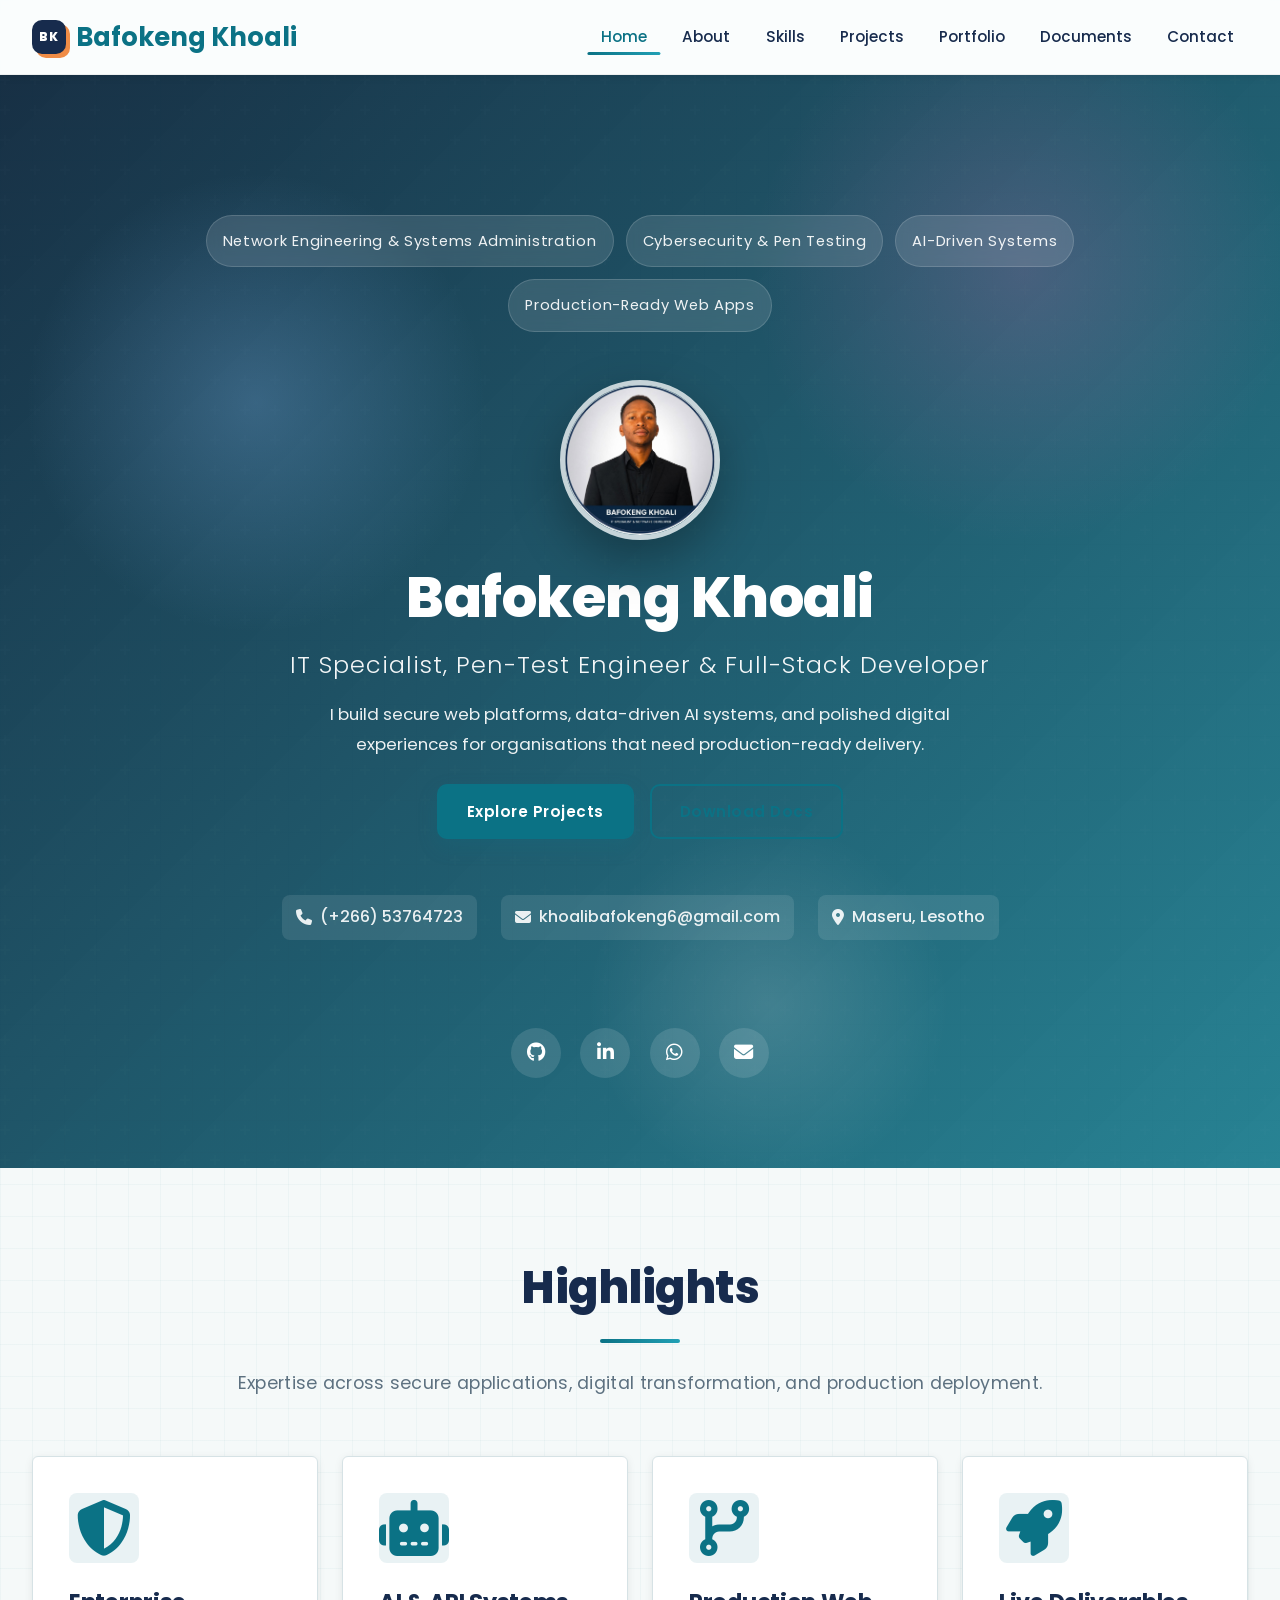
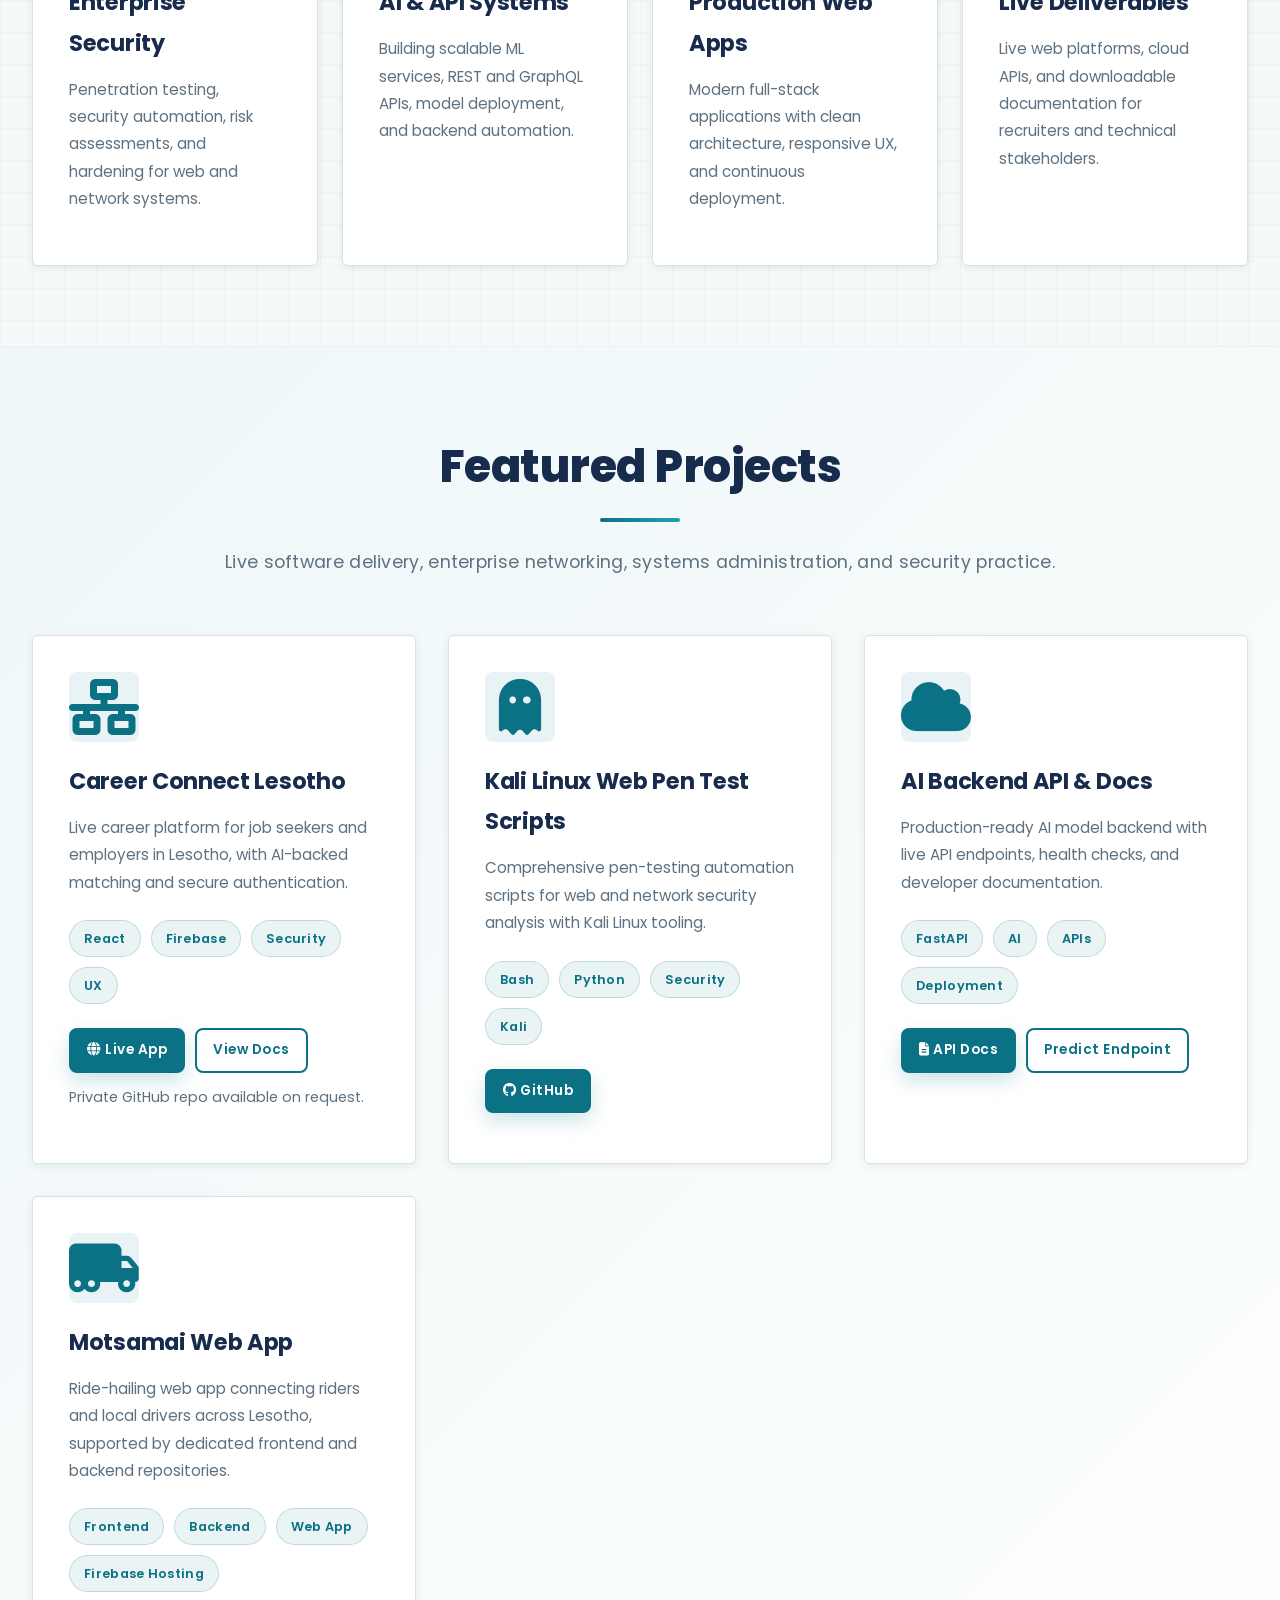
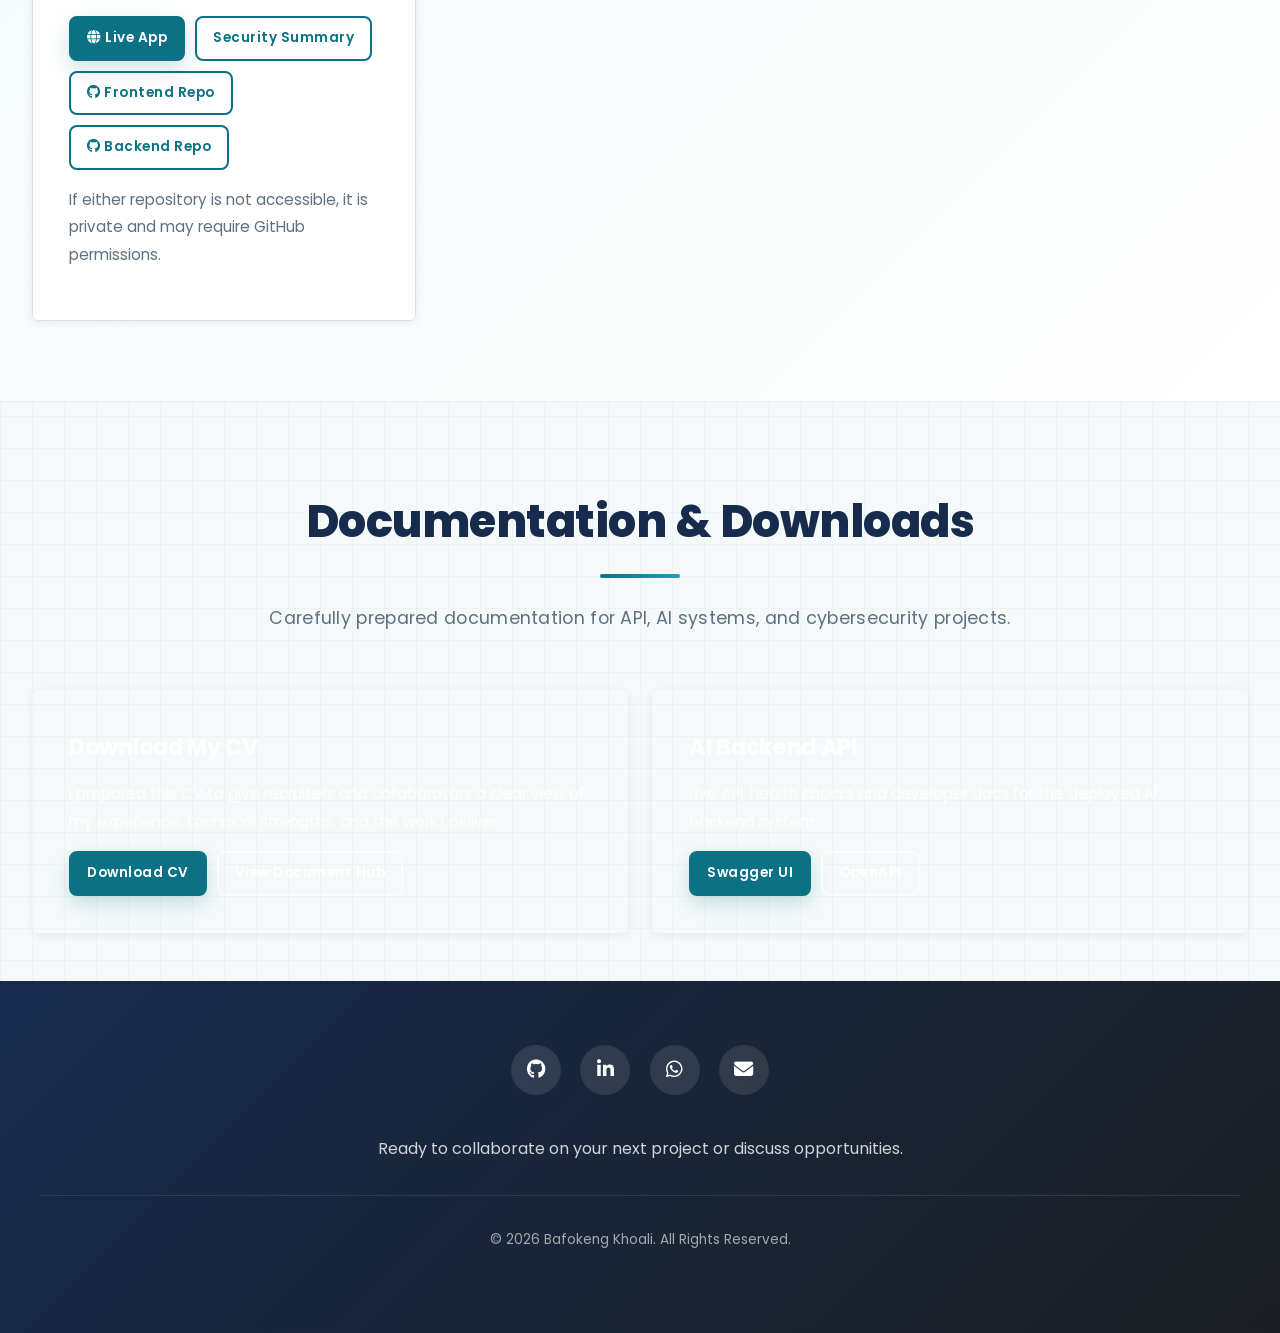
<file: index.html>
<!DOCTYPE html>
<html lang="en">

<head>
    <meta charset="UTF-8">
    <meta name="viewport" content="width=device-width, initial-scale=1.0">
    <meta name="description" content="Explore Bafokeng Khoali's professional portfolio featuring full-stack development, cybersecurity, penetration testing, AI systems, and software projects in Lesotho.">
    <meta name="keywords" content="Bafokeng Khoali, IT Specialist, Cybersecurity, Pen Testing, AI, ML, Full-Stack, API Documentation, Lesotho, Career Connect">
    <meta name="author" content="Bafokeng Khoali">
    <meta name="robots" content="index, follow">
    <meta name="theme-color" content="#3b3f87">
    <link rel="canonical" href="https://bkresume.vercel.app/">
    <link rel="icon" type="image/svg+xml" href="/favicon.svg">

    <meta property="og:site_name" content="Bafokeng Khoali">
    <meta property="og:type" content="website">
    <meta property="og:title" content="Bafokeng Khoali | Software Developer, IT Specialist & Cybersecurity">
    <meta property="og:description" content="Explore Bafokeng Khoali's professional portfolio featuring full-stack development, cybersecurity, penetration testing, AI systems, and software projects in Lesotho.">
    <meta property="og:url" content="https://bkresume.vercel.app/">
    <meta property="og:image" content="https://bkresume.vercel.app/img/og-image.png">
    <meta property="og:image:type" content="image/png">
    <meta property="og:image:width" content="1200">
    <meta property="og:image:height" content="630">
    <meta property="og:image:alt" content="Bafokeng Khoali, IT specialist, penetration testing engineer, and full-stack developer in Lesotho">
    <meta name="twitter:card" content="summary_large_image">
    <meta name="twitter:title" content="Bafokeng Khoali | Software Developer, IT Specialist & Cybersecurity">
    <meta name="twitter:description" content="Full-stack development, cybersecurity, AI systems, and software projects in Lesotho.">
    <meta name="twitter:image" content="https://bkresume.vercel.app/img/og-image.png">

    <title>Bafokeng Khoali | Software Developer, IT Specialist &amp; Cybersecurity</title>
    
    <!-- Google Fonts -->
    <link rel="preconnect" href="https://fonts.googleapis.com">
    <link rel="preconnect" href="https://fonts.gstatic.com" crossorigin>
    <link href="https://fonts.googleapis.com/css2?family=Poppins:wght@300;400;500;600;700&display=swap" rel="stylesheet">
    
    <!-- Font Awesome -->
    <link rel="stylesheet" href="https://cdnjs.cloudflare.com/ajax/libs/font-awesome/6.4.0/css/all.min.css">
    
    <!-- Shared Styles -->
    <link rel="stylesheet" href="css/shared-styles.css">
    <script type="application/ld+json">
        {
            "@context": "https://schema.org",
            "@graph": [
                {
                    "@type": "Person",
                    "name": "Bafokeng Khoali",
                    "url": "https://bkresume.vercel.app/",
                    "image": "https://bkresume.vercel.app/img/profile.jpg",
                    "jobTitle": ["IT Specialist", "Full-Stack Developer"],
                    "description": "IT specialist and full-stack developer based in Maseru, Lesotho, with portfolio work in web development, AI and machine learning, and cybersecurity.",
                    "sameAs": [
                        "https://github.com/Baffy-s-Computer-Solution/",
                        "https://www.linkedin.com/in/bafokeng-khoali-749337437/"
                    ]
                },
                {
                    "@type": "WebSite",
                    "name": "Bafokeng Khoali Portfolio",
                    "url": "https://bkresume.vercel.app/",
                    "inLanguage": "en"
                }
            ]
        }
    </script>
</head>

<body>
    <!-- Navigation -->
    <nav class="navbar">
        <div class="navbar-container">
            <a href="/" class="navbar-brand">
                <span class="brand-mark" aria-hidden="true">BK</span> Bafokeng Khoali
            </a>
            <ul class="nav-menu" id="primary-navigation">
                <li><a href="/" class="nav-link active">Home</a></li>
                <li><a href="about.html" class="nav-link">About</a></li>
                <li><a href="skills.html" class="nav-link">Skills</a></li>
                <li><a href="projects.html" class="nav-link">Projects</a></li>
                <li><a href="portfolio.html" class="nav-link">Portfolio</a></li>
                <li><a href="documents.html" class="nav-link">Documents</a></li>
                <li><a href="contact.html" class="nav-link">Contact</a></li>
            </ul>
            <button class="mobile-toggle" type="button" aria-label="Toggle navigation" aria-controls="primary-navigation" aria-expanded="false">
                <span></span>
                <span></span>
                <span></span>
            </button>
        </div>
    </nav>

    <!-- Header/Hero -->
    <header id="home">
        <div class="header-content">
            <div class="hero-labels">
                <span>Network Engineering & Systems Administration</span>
                <span>Cybersecurity & Pen Testing</span>
                <span>AI-Driven Systems</span>
                <span>Production-Ready Web Apps</span>
            </div>
            <img src="img/profile pic .jpg" alt="Portrait of Bafokeng Khoali" class="profile-img" width="1254" height="1254" fetchpriority="high">
            <h1>Bafokeng Khoali</h1>
            <h2>IT Specialist, Pen-Test Engineer & Full-Stack Developer</h2>
            <p class="hero-intro">I build secure web platforms, data-driven AI systems, and polished digital experiences for organisations that need production-ready delivery.</p>
            <div class="hero-actions">
                <a href="projects.html" class="btn btn-primary">Explore Projects</a>
                <a href="documents.html" class="btn btn-outline">Download Docs</a>
            </div>
            <div class="contact-info">
                <a href="tel:+26653764723"><i class="fas fa-phone"></i> (+266) 53764723</a>
                <a href="mailto:khoalibafokeng6@gmail.com"><i class="fas fa-envelope"></i> khoalibafokeng6@gmail.com</a>
                <a href="#"><i class="fas fa-map-marker-alt"></i> Maseru, Lesotho</a>
            </div>
            <div class="social-links">
                <a href="https://github.com/Baffy-s-Computer-Solution/" target="_blank" title="GitHub">
                    <i class="fab fa-github"></i>
                </a>
                <a href="https://www.linkedin.com/in/bafokeng-khoali-749337437/" target="_blank" title="LinkedIn">
                    <i class="fab fa-linkedin-in"></i>
                </a>
                <a href="https://wa.me/26653764723" target="_blank" title="WhatsApp">
                    <i class="fab fa-whatsapp"></i>
                </a>
                <a href="mailto:khoalibafokeng6@gmail.com" title="Email">
                    <i class="fas fa-envelope"></i>
                </a>
            </div>
        </div>
    </header>

    <!-- Main Content -->
    <main>
        <section id="highlights">
            <div class="container">
                <div class="section-title animate-on-scroll">
                    <h2>Highlights</h2>
                    <p>Expertise across secure applications, digital transformation, and production deployment.</p>
                </div>
                <div class="highlight-grid animate-on-scroll">
                    <div class="card">
                        <div class="card-icon"><i class="fas fa-shield-alt"></i></div>
                        <h3>Enterprise Security</h3>
                        <p>Penetration testing, security automation, risk assessments, and hardening for web and network systems.</p>
                    </div>
                    <div class="card">
                        <div class="card-icon"><i class="fas fa-robot"></i></div>
                        <h3>AI & API Systems</h3>
                        <p>Building scalable ML services, REST and GraphQL APIs, model deployment, and backend automation.</p>
                    </div>
                    <div class="card">
                        <div class="card-icon"><i class="fas fa-code-branch"></i></div>
                        <h3>Production Web Apps</h3>
                        <p>Modern full-stack applications with clean architecture, responsive UX, and continuous deployment.</p>
                    </div>
                    <div class="card">
                        <div class="card-icon"><i class="fas fa-rocket"></i></div>
                        <h3>Live Deliverables</h3>
                        <p>Live web platforms, cloud APIs, and downloadable documentation for recruiters and technical stakeholders.</p>
                    </div>
                </div>
            </div>
        </section>

        <section id="featured-projects" class="bg-light">
            <div class="container">
                <div class="section-title animate-on-scroll">
                    <h2>Featured Projects</h2>
                    <p>Live software delivery, enterprise networking, systems administration, and security practice.</p>
                </div>
                <div class="row animate-on-scroll">
                    <div class="card">
                        <div class="card-icon"><i class="fas fa-network-wired"></i></div>
                        <h3>Career Connect Lesotho</h3>
                        <p>Live career platform for job seekers and employers in Lesotho, with AI-backed matching and secure authentication.</p>
                        <div class="tech-tags">
                            <span class="tech-tag">React</span>
                            <span class="tech-tag">Firebase</span>
                            <span class="tech-tag">Security</span>
                            <span class="tech-tag">UX</span>
                        </div>
                        <div style="display: flex; gap: 10px; flex-wrap: wrap;">
                            <a href="https://career-connect-lesotho.web.app/" class="btn btn-primary btn-small" target="_blank">
                                <i class="fas fa-globe"></i> Live App
                            </a>
                            <a href="documents.html#live-docs" class="btn btn-outline btn-small">
                                View Docs
                            </a>
                        </div>
                        <p style="margin-top: 12px; color: var(--text-light); font-size: 0.9rem;">Private GitHub repo available on request.</p>
                    </div>
                    <div class="card">
                        <div class="card-icon"><i class="fas fa-ghost"></i></div>
                        <h3>Kali Linux Web Pen Test Scripts</h3>
                        <p>Comprehensive pen-testing automation scripts for web and network security analysis with Kali Linux tooling.</p>
                        <div class="tech-tags">
                            <span class="tech-tag">Bash</span>
                            <span class="tech-tag">Python</span>
                            <span class="tech-tag">Security</span>
                            <span class="tech-tag">Kali</span>
                        </div>
                        <div style="display: flex; gap: 10px; flex-wrap: wrap;">
                            <a href="https://github.com/Baffy-s-Computer-Solution/kali-linux-web-pen-test-scripts" class="btn btn-primary btn-small" target="_blank">
                                <i class="fab fa-github"></i> GitHub
                            </a>
                        </div>
                    </div>
                    <div class="card">
                        <div class="card-icon"><i class="fas fa-cloud"></i></div>
                        <h3>AI Backend API & Docs</h3>
                        <p>Production-ready AI model backend with live API endpoints, health checks, and developer documentation.</p>
                        <div class="tech-tags">
                            <span class="tech-tag">FastAPI</span>
                            <span class="tech-tag">AI</span>
                            <span class="tech-tag">APIs</span>
                            <span class="tech-tag">Deployment</span>
                        </div>
                        <div style="display: flex; gap: 10px; flex-wrap: wrap;">
                            <a href="https://bafokengkhoali-ai-backend.hf.space/docs" class="btn btn-primary btn-small" target="_blank">
                                <i class="fas fa-file-alt"></i> API Docs
                            </a>
                            <a href="https://bafokengkhoali-ai-backend.hf.space/predict" class="btn btn-outline btn-small" target="_blank">
                                Predict Endpoint
                            </a>
                        </div>
                    </div>
                    <div class="card">
                        <div class="card-icon"><i class="fas fa-truck-moving"></i></div>
                        <h3>Motsamai Web App</h3>
                        <p>Ride-hailing web app connecting riders and local drivers across Lesotho, supported by dedicated frontend and backend repositories.</p>
                        <div class="tech-tags">
                            <span class="tech-tag">Frontend</span>
                            <span class="tech-tag">Backend</span>
                            <span class="tech-tag">Web App</span>
                            <span class="tech-tag">Firebase Hosting</span>
                        </div>
                        <div style="display: flex; gap: 10px; flex-wrap: wrap;">
                            <a href="https://motsamai.web.app/" class="btn btn-primary btn-small" target="_blank" rel="noopener noreferrer">
                                <i class="fas fa-globe"></i> Live App
                            </a>
                            <a href="documents.html#security-assessments" class="btn btn-outline btn-small">
                                Security Summary
                            </a>
                            <a href="https://github.com/Baffy-s-Computer-Solution/motsamaiFrontend" class="btn btn-outline btn-small" target="_blank" rel="noopener noreferrer">
                                <i class="fab fa-github"></i> Frontend Repo
                            </a>
                            <a href="https://github.com/Baffy-s-Computer-Solution/motsamaiBackend" class="btn btn-outline btn-small" target="_blank" rel="noopener noreferrer">
                                <i class="fab fa-github"></i> Backend Repo
                            </a>
                        </div>
                        <p class="repo-access-note">If either repository is not accessible, it is private and may require GitHub permissions.</p>
                    </div>
                </div>
            </div>
        </section>

        <section id="documentation" class="document-cta">
            <div class="container">
                <div class="section-title animate-on-scroll">
                    <h2>Documentation & Downloads</h2>
                    <p>Carefully prepared documentation for API, AI systems, and cybersecurity projects.</p>
                </div>
                <div class="documentation-grid animate-on-scroll">
                    <div class="card">
                        <h3>Download My CV</h3>
                        <p>I prepared this CV to give recruiters and collaborators a clear view of my experience, technical strengths, and the work I deliver.</p>
                        <div style="display:flex; gap:10px; flex-wrap:wrap; margin-top: 1rem;">
                            <a href="files/BAFOKENGKHOALICV.pdf" class="btn btn-primary btn-small" target="_blank" rel="noopener noreferrer">Download CV</a>
                            <a href="documents.html" class="btn btn-outline btn-small">View Document Hub</a>
                        </div>
                    </div>
                    <div class="card">
                        <h3>AI Backend API</h3>
                        <p>Live API, health checks and developer docs for the deployed AI backend system.</p>
                        <div style="display:flex; gap:10px; flex-wrap:wrap; margin-top: 1rem;">
                            <a href="https://bafokengkhoali-ai-backend.hf.space/docs" class="btn btn-primary btn-small" target="_blank">Swagger UI</a>
                            <a href="https://bafokengkhoali-ai-backend.hf.space/openapi.json" class="btn btn-outline btn-small" target="_blank">OpenAPI</a>
                        </div>
                    </div>
                </div>
            </div>
        </section>
    </main>

    <!-- Footer -->
    <footer>
        <div class="footer-content">
            <div class="footer-social-links">
                <a href="https://github.com/Baffy-s-Computer-Solution/" target="_blank" title="GitHub">
                    <i class="fab fa-github"></i>
                </a>
                <a href="https://www.linkedin.com/in/bafokeng-khoali-749337437/" target="_blank" title="LinkedIn">
                    <i class="fab fa-linkedin-in"></i>
                </a>
                <a href="https://wa.me/26653764723" target="_blank" title="WhatsApp">
                    <i class="fab fa-whatsapp"></i>
                </a>
                <a href="mailto:khoalibafokeng6@gmail.com" title="Email">
                    <i class="fas fa-envelope"></i>
                </a>
            </div>
            <p>Ready to collaborate on your next project or discuss opportunities.</p>
            <p class="copyright">&copy; <span id="year"></span> Bafokeng Khoali. All Rights Reserved.</p>
        </div>
    </footer>

    <script src="js/shared-nav.js"></script>
</body>

</html>
</file>
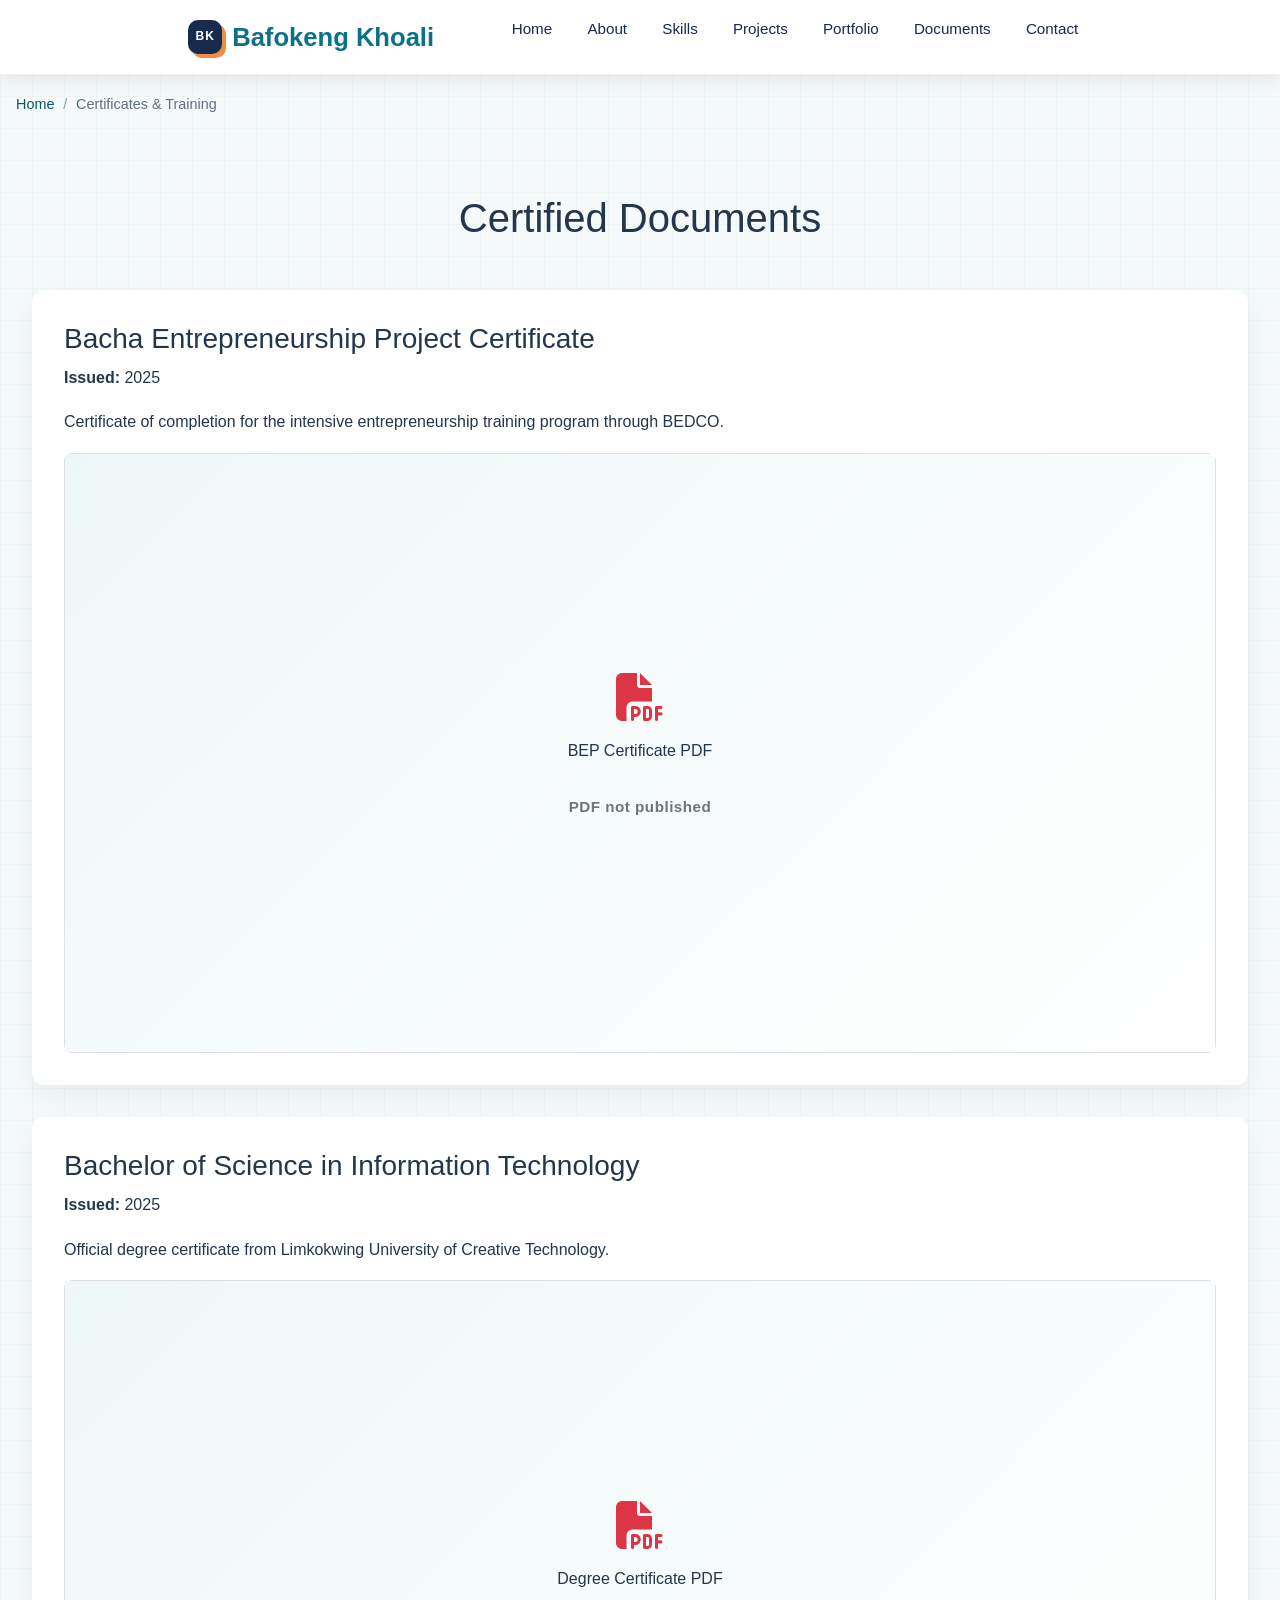
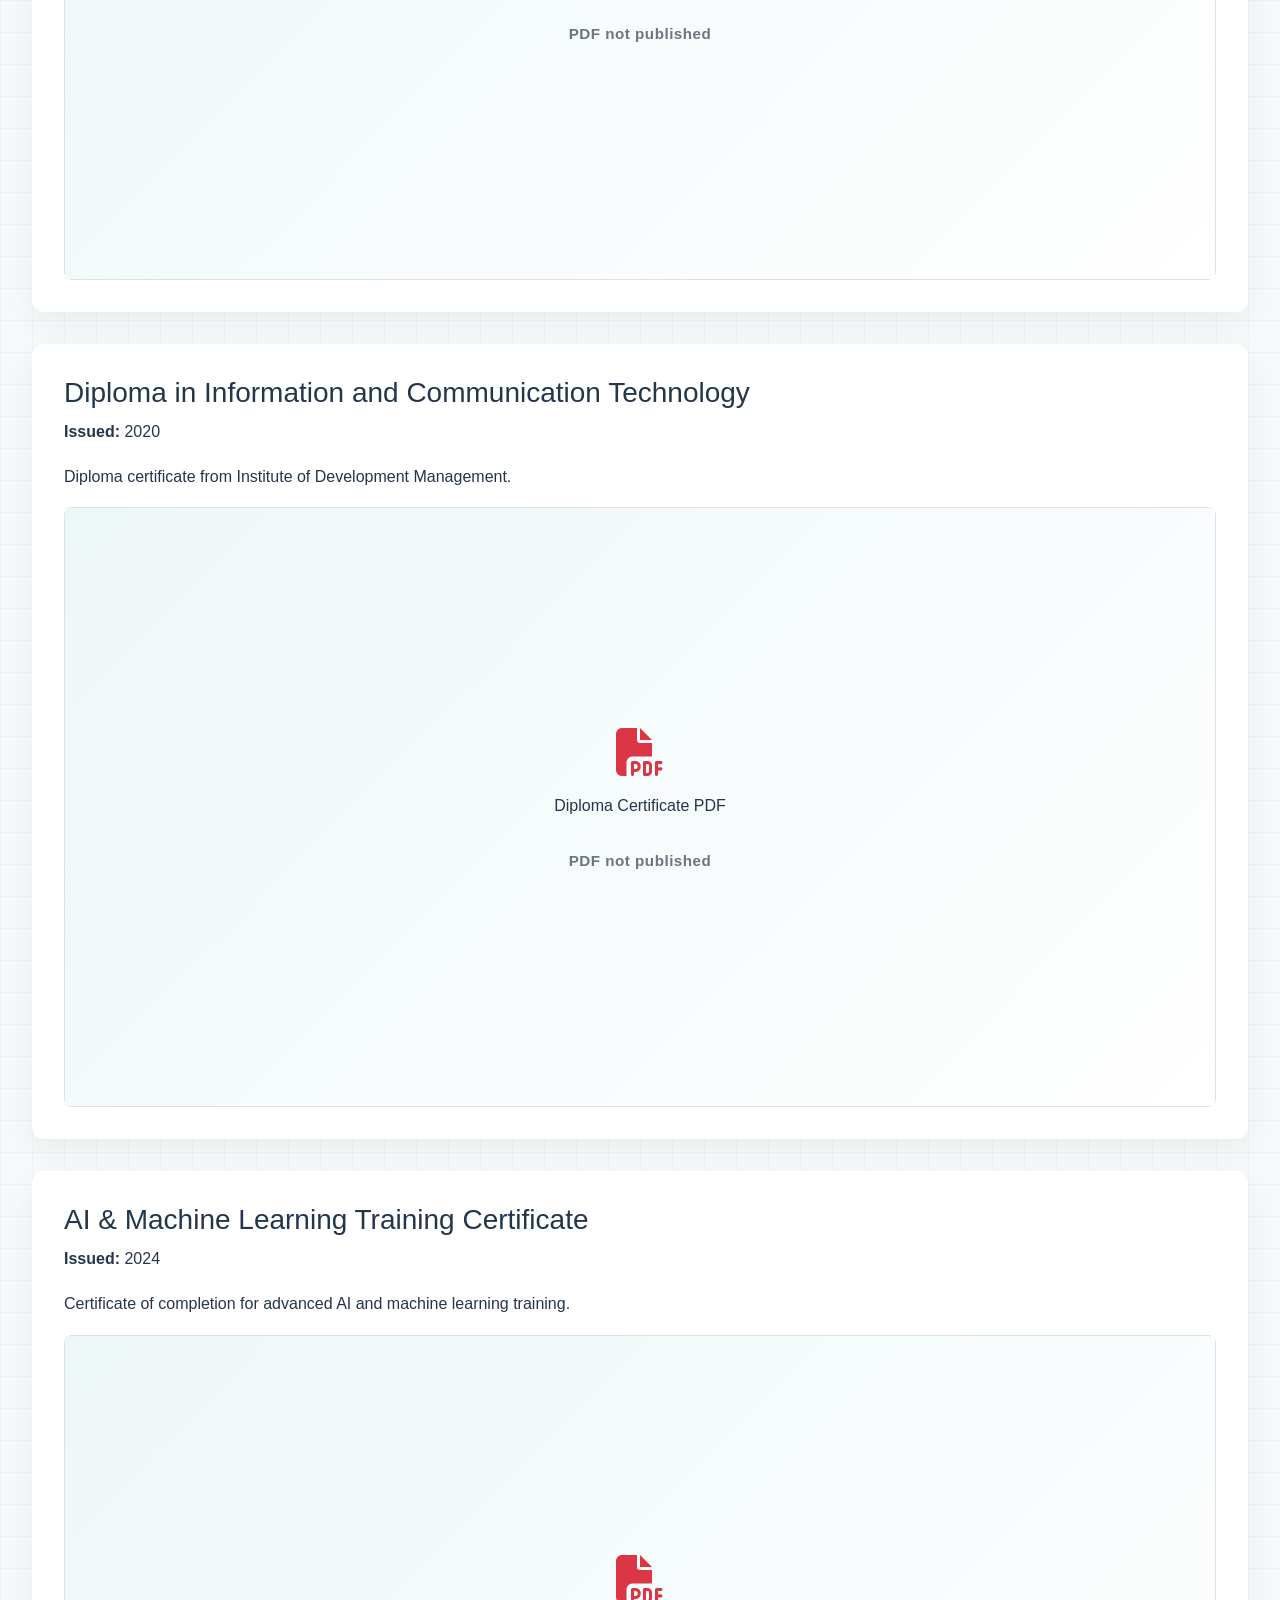
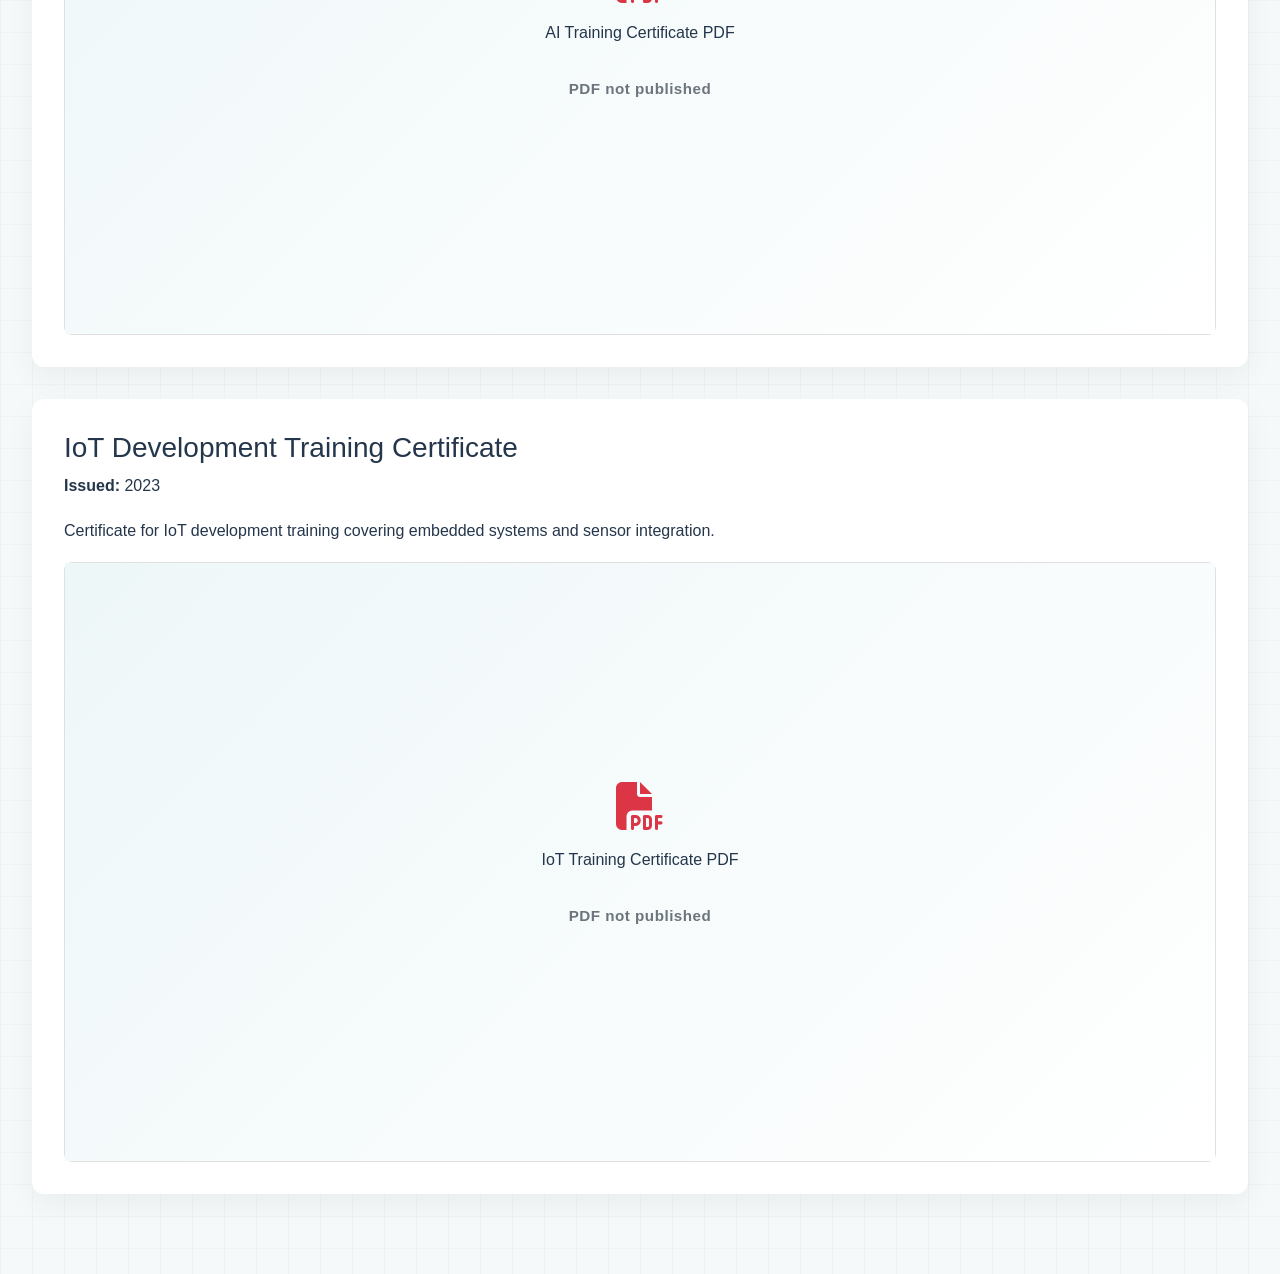
<file: certifications.html>
<!DOCTYPE html>
<html lang="en">

<head>
  <meta charset="UTF-8">
  <meta name="viewport" content="width=device-width, initial-scale=1.0">
  <meta name="description" content="Review Bafokeng Khoali's published certificates and training documents, including entrepreneurship training through BEDCO.">
  <meta name="author" content="Bafokeng Khoali">
  <meta name="robots" content="index, follow">
  <meta name="theme-color" content="#3b3f87">
  <link rel="canonical" href="https://bkresume.vercel.app/certifications.html">
  <link rel="icon" type="image/svg+xml" href="/favicon.svg">
  <meta property="og:site_name" content="Bafokeng Khoali">
  <meta property="og:type" content="website">
  <meta property="og:title" content="Certificates &amp; Training | Bafokeng Khoali">
  <meta property="og:description" content="Review Bafokeng Khoali's published certificates and training documents, including entrepreneurship training through BEDCO.">
  <meta property="og:url" content="https://bkresume.vercel.app/certifications.html">
  <meta property="og:image" content="https://bkresume.vercel.app/img/og-image.png">
  <meta property="og:image:type" content="image/png">
  <meta property="og:image:width" content="1200">
  <meta property="og:image:height" content="630">
  <meta property="og:image:alt" content="Bafokeng Khoali, IT specialist, penetration testing engineer, and full-stack developer in Lesotho">
  <meta name="twitter:card" content="summary_large_image">
  <meta name="twitter:title" content="Certificates &amp; Training | Bafokeng Khoali">
  <meta name="twitter:description" content="Published certificates and training documents for Bafokeng Khoali.">
  <meta name="twitter:image" content="https://bkresume.vercel.app/img/og-image.png">
  <script type="application/ld+json">
    {
      "@context": "https://schema.org",
      "@type": "BreadcrumbList",
      "itemListElement": [
        {"@type": "ListItem", "position": 1, "name": "Home", "item": "https://bkresume.vercel.app/"},
        {"@type": "ListItem", "position": 2, "name": "Certificates & Training", "item": "https://bkresume.vercel.app/certifications.html"}
      ]
    }
  </script>
  <title>Certificates &amp; Training | Bafokeng Khoali</title>
  <link href="https://cdn.jsdelivr.net/npm/bootstrap@5.3.0/dist/css/bootstrap.min.css" rel="stylesheet">
  <link rel="stylesheet" href="https://cdnjs.cloudflare.com/ajax/libs/font-awesome/6.4.0/css/all.min.css">
  <link rel="stylesheet" href="css/shared-styles.css">
  <style>
    :root {
      --primary-color: #0b7285;
      --secondary-color: #172b4d;
      --accent-color: #f08c46;
    }

    body {
      font-family: 'Poppins', sans-serif;
      background-color: #f5f9f9;
      padding-top: 80px;
    }

    .navbar {
      background: rgba(255, 255, 255, 0.95) !important;
      box-shadow: 0 2px 20px rgba(0, 0, 0, 0.1);
    }

    .certificate-section {
      padding: 4rem 0;
    }

    .certificate-item {
      background: white;
      border-radius: 12px;
      padding: 2rem;
      margin-bottom: 2rem;
      box-shadow: 0 10px 30px rgba(0, 0, 0, 0.05);
      transition: all 0.3s ease;
    }

    .certificate-item:hover {
      transform: translateY(-5px);
      box-shadow: 0 15px 40px rgba(0, 0, 0, 0.1);
    }

    .pdf-viewer {
      border: 1px solid #e0e0e0;
      border-radius: 8px;
      margin-top: 1rem;
      height: min(600px, 70vh);
      min-height: 280px;
    }

    .seo-breadcrumb {
      max-width: 1320px;
      margin: 0 auto;
      padding: 0.75rem 1rem;
      color: #5d7180;
      font-size: 0.9rem;
    }

    .seo-breadcrumb ol {
      display: flex;
      flex-wrap: wrap;
      gap: 0.55rem;
      list-style: none;
      margin: 0;
      padding: 0;
    }

    .seo-breadcrumb li + li::before {
      content: "/";
      margin-right: 0.55rem;
      color: #8da0ab;
    }

    .seo-breadcrumb a {
      color: #075766;
      text-decoration: none;
    }

    .seo-breadcrumb a:hover {
      text-decoration: underline;
    }

    @media (max-width: 575.98px) {
      body {
        padding-top: 72px;
      }

      .navbar-brand {
        font-size: 1rem;
      }

      .certificate-section {
        padding: 2rem 0;
      }

      .certificate-item {
        padding: 1.25rem;
      }

      .pdf-viewer {
        height: min(460px, 60vh);
        min-height: 240px;
      }
    }
  </style>
</head>

<body>
  <!-- Navigation -->
  <nav class="navbar">
    <div class="navbar-container">
      <a href="/" class="navbar-brand">
        <span class="brand-mark" aria-hidden="true">BK</span> Bafokeng Khoali
      </a>
      <ul class="nav-menu" id="primary-navigation">
        <li><a href="/" class="nav-link">Home</a></li>
        <li><a href="/about.html" class="nav-link">About</a></li>
        <li><a href="/skills.html" class="nav-link">Skills</a></li>
        <li><a href="/projects.html" class="nav-link">Projects</a></li>
        <li><a href="/portfolio.html" class="nav-link">Portfolio</a></li>
        <li><a href="/documents.html" class="nav-link">Documents</a></li>
        <li><a href="/contact.html" class="nav-link">Contact</a></li>
      </ul>
      <button class="mobile-toggle" type="button" aria-label="Toggle navigation" aria-controls="primary-navigation" aria-expanded="false">
        <span></span>
        <span></span>
        <span></span>
      </button>
    </div>
  </nav>

  <nav class="seo-breadcrumb" aria-label="Breadcrumb">
    <ol>
      <li><a href="/">Home</a></li>
      <li aria-current="page">Certificates &amp; Training</li>
    </ol>
  </nav>

  <!-- Certificates Section -->
  <section class="certificate-section">
    <div class="container">
      <h1 class="text-center mb-5">Certified Documents</h1>

      <!-- BEP Certificate -->
      <div id="bep-certificate" class="certificate-item">
        <h3>Bacha Entrepreneurship Project Certificate</h3>
        <p><strong>Issued:</strong> 2025</p>
        <p>Certificate of completion for the intensive entrepreneurship training program through BEDCO.</p>
        <div class="pdf-viewer">
          <!-- Replace with actual PDF embed or link -->
          <div class="d-flex align-items-center justify-content-center h-100 bg-light">
            <div class="text-center">
              <i class="fas fa-file-pdf fa-3x text-danger mb-3"></i>
              <p>BEP Certificate PDF</p>
              <span class="btn btn-outline-secondary" aria-disabled="true">PDF not published</span>
            </div>
          </div>
        </div>
      </div>

      <!-- Degree Certificate -->
      <div id="degree-certificate" class="certificate-item">
        <h3>Bachelor of Science in Information Technology</h3>
        <p><strong>Issued:</strong> 2025</p>
        <p>Official degree certificate from Limkokwing University of Creative Technology.</p>
        <div class="pdf-viewer">
          <div class="d-flex align-items-center justify-content-center h-100 bg-light">
            <div class="text-center">
              <i class="fas fa-file-pdf fa-3x text-danger mb-3"></i>
              <p>Degree Certificate PDF</p>
              <span class="btn btn-outline-secondary" aria-disabled="true">PDF not published</span>
            </div>
          </div>
        </div>
      </div>

      <!-- Diploma Certificate -->
      <div id="diploma-certificate" class="certificate-item">
        <h3>Diploma in Information and Communication Technology</h3>
        <p><strong>Issued:</strong> 2020</p>
        <p>Diploma certificate from Institute of Development Management.</p>
        <div class="pdf-viewer">
          <div class="d-flex align-items-center justify-content-center h-100 bg-light">
            <div class="text-center">
              <i class="fas fa-file-pdf fa-3x text-danger mb-3"></i>
              <p>Diploma Certificate PDF</p>
              <span class="btn btn-outline-secondary" aria-disabled="true">PDF not published</span>
            </div>
          </div>
        </div>
      </div>

      <!-- AI Training Certificate -->
      <div id="ai-certificate" class="certificate-item">
        <h3>AI & Machine Learning Training Certificate</h3>
        <p><strong>Issued:</strong> 2024</p>
        <p>Certificate of completion for advanced AI and machine learning training.</p>
        <div class="pdf-viewer">
          <div class="d-flex align-items-center justify-content-center h-100 bg-light">
            <div class="text-center">
              <i class="fas fa-file-pdf fa-3x text-danger mb-3"></i>
              <p>AI Training Certificate PDF</p>
              <span class="btn btn-outline-secondary" aria-disabled="true">PDF not published</span>
            </div>
          </div>
        </div>
      </div>

      <!-- IoT Certificate -->
      <div id="iot-certificate" class="certificate-item">
        <h3>IoT Development Training Certificate</h3>
        <p><strong>Issued:</strong> 2023</p>
        <p>Certificate for IoT development training covering embedded systems and sensor integration.</p>
        <div class="pdf-viewer">
          <div class="d-flex align-items-center justify-content-center h-100 bg-light">
            <div class="text-center">
              <i class="fas fa-file-pdf fa-3x text-danger mb-3"></i>
              <p>IoT Training Certificate PDF</p>
              <span class="btn btn-outline-secondary" aria-disabled="true">PDF not published</span>
            </div>
          </div>
        </div>
      </div>
    </div>
  </section>

  <script src="https://cdn.jsdelivr.net/npm/bootstrap@5.3.0/dist/js/bootstrap.bundle.min.js"></script>
  <script src="js/shared-nav.js"></script>
</body>

</html>
</file>
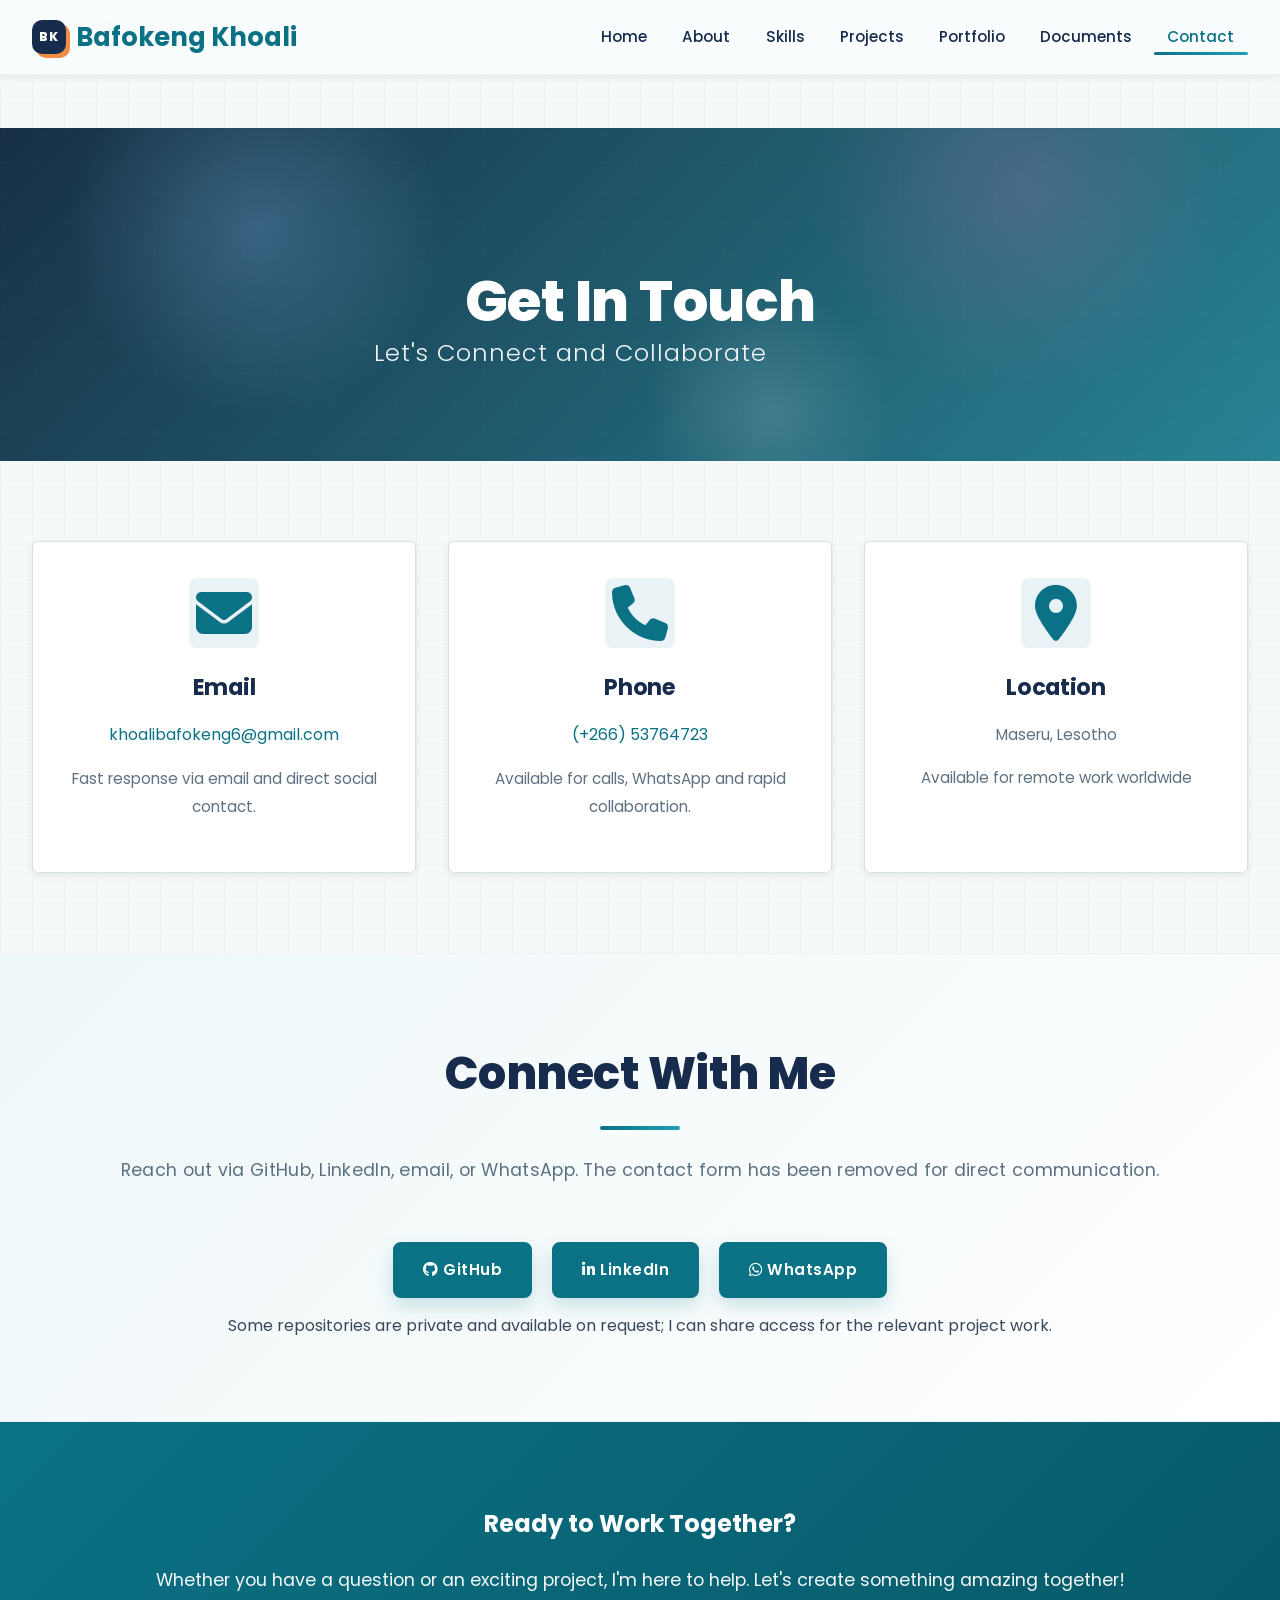
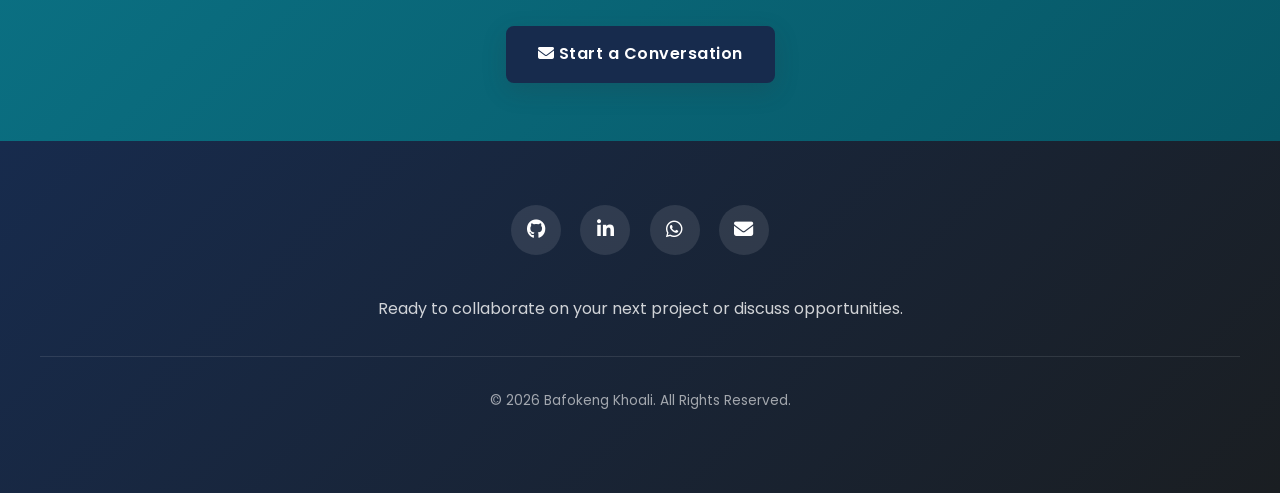
<file: contact.html>
<!DOCTYPE html>
<html lang="en">

<head>
    <meta charset="UTF-8">
    <meta name="viewport" content="width=device-width, initial-scale=1.0">
    <meta name="description" content="Contact Bafokeng Khoali in Maseru, Lesotho, by email, phone, WhatsApp, LinkedIn, or GitHub.">
    <meta name="author" content="Bafokeng Khoali">
    <meta name="robots" content="index, follow">
    <meta name="theme-color" content="#3b3f87">
    <link rel="canonical" href="https://bkresume.vercel.app/contact.html">
    <link rel="icon" type="image/svg+xml" href="/favicon.svg">
    <meta property="og:site_name" content="Bafokeng Khoali">
    <meta property="og:type" content="website">
    <meta property="og:title" content="Contact Bafokeng Khoali">
    <meta property="og:description" content="Contact Bafokeng Khoali in Maseru, Lesotho, by email, phone, WhatsApp, LinkedIn, or GitHub.">
    <meta property="og:url" content="https://bkresume.vercel.app/contact.html">
    <meta property="og:image" content="https://bkresume.vercel.app/img/og-image.png">
    <meta property="og:image:type" content="image/png">
    <meta property="og:image:width" content="1200">
    <meta property="og:image:height" content="630">
    <meta property="og:image:alt" content="Bafokeng Khoali, IT specialist, penetration testing engineer, and full-stack developer in Lesotho">
    <meta name="twitter:card" content="summary_large_image">
    <meta name="twitter:title" content="Contact Bafokeng Khoali">
    <meta name="twitter:description" content="Contact Bafokeng Khoali in Maseru, Lesotho.">
    <meta name="twitter:image" content="https://bkresume.vercel.app/img/og-image.png">
    <script type="application/ld+json">
        {
            "@context": "https://schema.org",
            "@type": "BreadcrumbList",
            "itemListElement": [
                {"@type": "ListItem", "position": 1, "name": "Home", "item": "https://bkresume.vercel.app/"},
                {"@type": "ListItem", "position": 2, "name": "Contact", "item": "https://bkresume.vercel.app/contact.html"}
            ]
        }
    </script>
    <title>Contact Bafokeng Khoali</title>
    
    <link rel="preconnect" href="https://fonts.googleapis.com">
    <link rel="preconnect" href="https://fonts.gstatic.com" crossorigin>
    <link href="https://fonts.googleapis.com/css2?family=Poppins:wght@300;400;500;600;700&display=swap" rel="stylesheet">
    <link rel="stylesheet" href="https://cdnjs.cloudflare.com/ajax/libs/font-awesome/6.4.0/css/all.min.css">
    <link rel="stylesheet" href="css/shared-styles.css">
</head>

<body>
    <!-- Navigation -->
    <nav class="navbar">
        <div class="navbar-container">
            <a href="/" class="navbar-brand">
                <span class="brand-mark" aria-hidden="true">BK</span> Bafokeng Khoali
            </a>
            <ul class="nav-menu" id="primary-navigation">
                <li><a href="/" class="nav-link">Home</a></li>
                <li><a href="about.html" class="nav-link">About</a></li>
                <li><a href="skills.html" class="nav-link">Skills</a></li>
                <li><a href="projects.html" class="nav-link">Projects</a></li>
                <li><a href="portfolio.html" class="nav-link">Portfolio</a></li>
                <li><a href="documents.html" class="nav-link">Documents</a></li>
                <li><a href="contact.html" class="nav-link active">Contact</a></li>
            </ul>
            <button class="mobile-toggle" type="button" aria-label="Toggle navigation" aria-controls="primary-navigation" aria-expanded="false">
                <span></span>
                <span></span>
                <span></span>
            </button>
        </div>
    </nav>

    <nav class="seo-breadcrumb" aria-label="Breadcrumb">
        <ol>
            <li><a href="/">Home</a></li>
            <li aria-current="page">Contact</li>
        </ol>
    </nav>

    <!-- Header -->
    <header>
        <div class="header-content">
            <h1>Get In Touch</h1>
            <h2>Let's Connect and Collaborate</h2>
        </div>
    </header>

    <!-- Main Content -->
    <main>
        <section id="contact-info">
            <div class="container">
                <div class="row">
                    <div class="card" style="text-align: center;">
                        <div class="card-icon"><i class="fas fa-envelope"></i></div>
                        <h3>Email</h3>
                        <p style="font-size: 1rem;">
                            <a href="mailto:khoalibafokeng6@gmail.com" style="color: var(--primary-color); text-decoration: none;">
                                khoalibafokeng6@gmail.com
                            </a>
                        </p>
                        <p class="text-muted">Fast response via email and direct social contact.</p>
                    </div>

                    <div class="card" style="text-align: center;">
                        <div class="card-icon"><i class="fas fa-phone"></i></div>
                        <h3>Phone</h3>
                        <p style="font-size: 1rem;">
                            <a href="tel:+26653764723" style="color: var(--primary-color); text-decoration: none;">
                                (+266) 53764723
                            </a>
                        </p>
                        <p class="text-muted">Available for calls, WhatsApp and rapid collaboration.</p>
                    </div>

                    <div class="card" style="text-align: center;">
                        <div class="card-icon"><i class="fas fa-map-marker-alt"></i></div>
                        <h3>Location</h3>
                        <p>Maseru, Lesotho</p>
                        <p class="text-muted">Available for remote work worldwide</p>
                    </div>
                </div>
            </div>
        </section>

        <section id="social-connect" class="bg-light">
            <div class="container text-center">
                <div class="section-title">
                    <h2>Connect With Me</h2>
                    <p>Reach out via GitHub, LinkedIn, email, or WhatsApp. The contact form has been removed for direct communication.</p>
                </div>
                <div class="contact-buttons" style="display: flex; justify-content: center; gap: 20px; flex-wrap: wrap;">
                    <a href="https://github.com/Baffy-s-Computer-Solution/" class="btn btn-primary" target="_blank">
                        <i class="fab fa-github"></i> GitHub
                    </a>
                    <a href="https://www.linkedin.com/in/bafokeng-khoali-749337437/" class="btn btn-primary" target="_blank">
                        <i class="fab fa-linkedin-in"></i> LinkedIn
                    </a>
                    <a href="https://wa.me/26653764723" class="btn btn-primary" target="_blank">
                        <i class="fab fa-whatsapp"></i> WhatsApp
                    </a>
                </div>
                <p style="margin-top: 14px; opacity: 0.9;">Some repositories are private and available on request; I can share access for the relevant project work.</p>
            </div>
        </section>

        <section id="cta" class="bg-primary">
            <div class="container text-center">
                <h2 style="margin-bottom: 20px;">Ready to Work Together?</h2>
                <p style="font-size: 1.1rem; margin-bottom: 30px; opacity: 0.95;">Whether you have a question or an exciting project, I'm here to help. Let's create something amazing together!</p>
                <a href="mailto:khoalibafokeng6@gmail.com" class="btn btn-secondary" style="padding: 12px 30px; font-size: 1rem;">
                    <i class="fas fa-envelope"></i> Start a Conversation
                </a>
            </div>
        </section>
    </main>

    <!-- Footer -->
    <footer>
        <div class="footer-content">
            <div class="footer-social-links">
                <a href="https://github.com/Baffy-s-Computer-Solution/" target="_blank" title="GitHub">
                    <i class="fab fa-github"></i>
                </a>
                <a href="https://www.linkedin.com/in/bafokeng-khoali-749337437/" target="_blank" title="LinkedIn">
                    <i class="fab fa-linkedin-in"></i>
                </a>
                <a href="https://wa.me/26653764723" target="_blank" title="WhatsApp">
                    <i class="fab fa-whatsapp"></i>
                </a>
                <a href="mailto:khoalibafokeng6@gmail.com" title="Email">
                    <i class="fas fa-envelope"></i>
                </a>
            </div>
            <p>Ready to collaborate on your next project or discuss opportunities.</p>
            <p class="copyright">&copy; <span id="year"></span> Bafokeng Khoali. All Rights Reserved.</p>
        </div>
    </footer>

    <script src="js/shared-nav.js"></script>
</body>

</html>
</file>
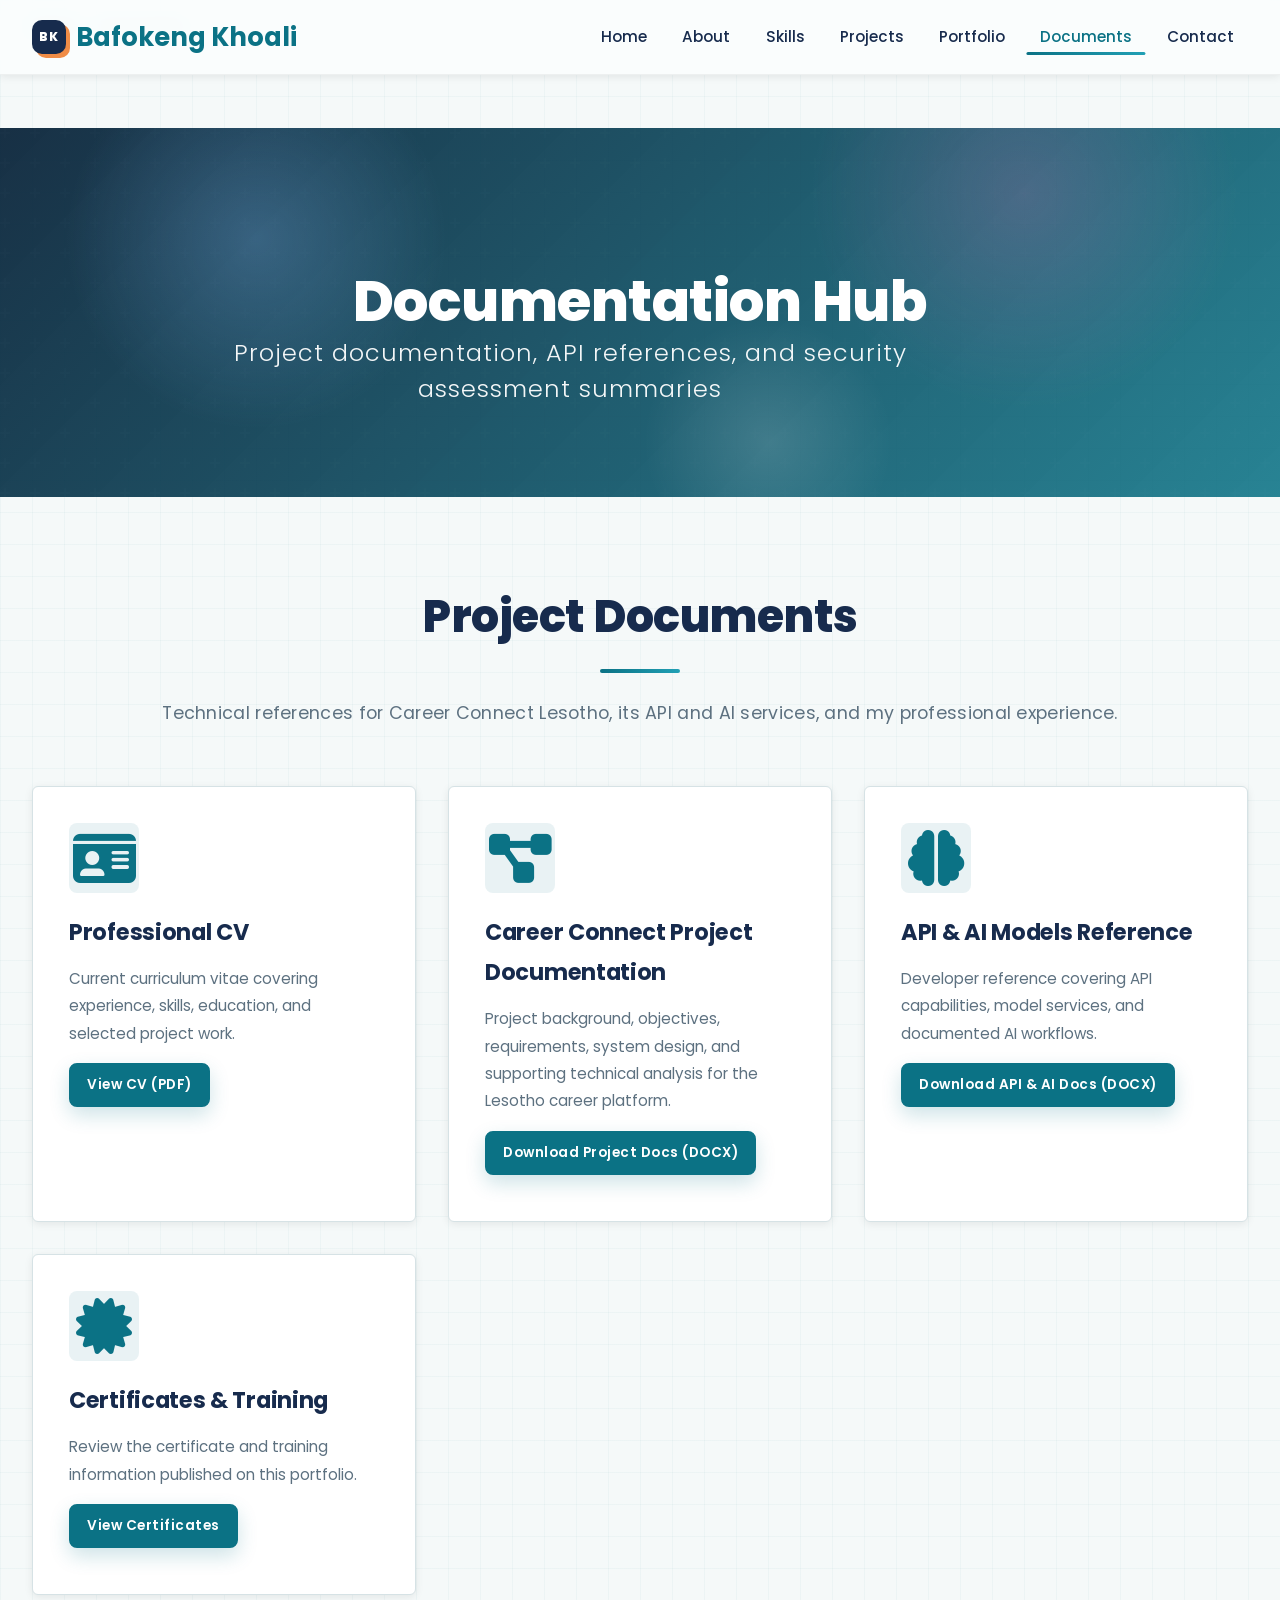
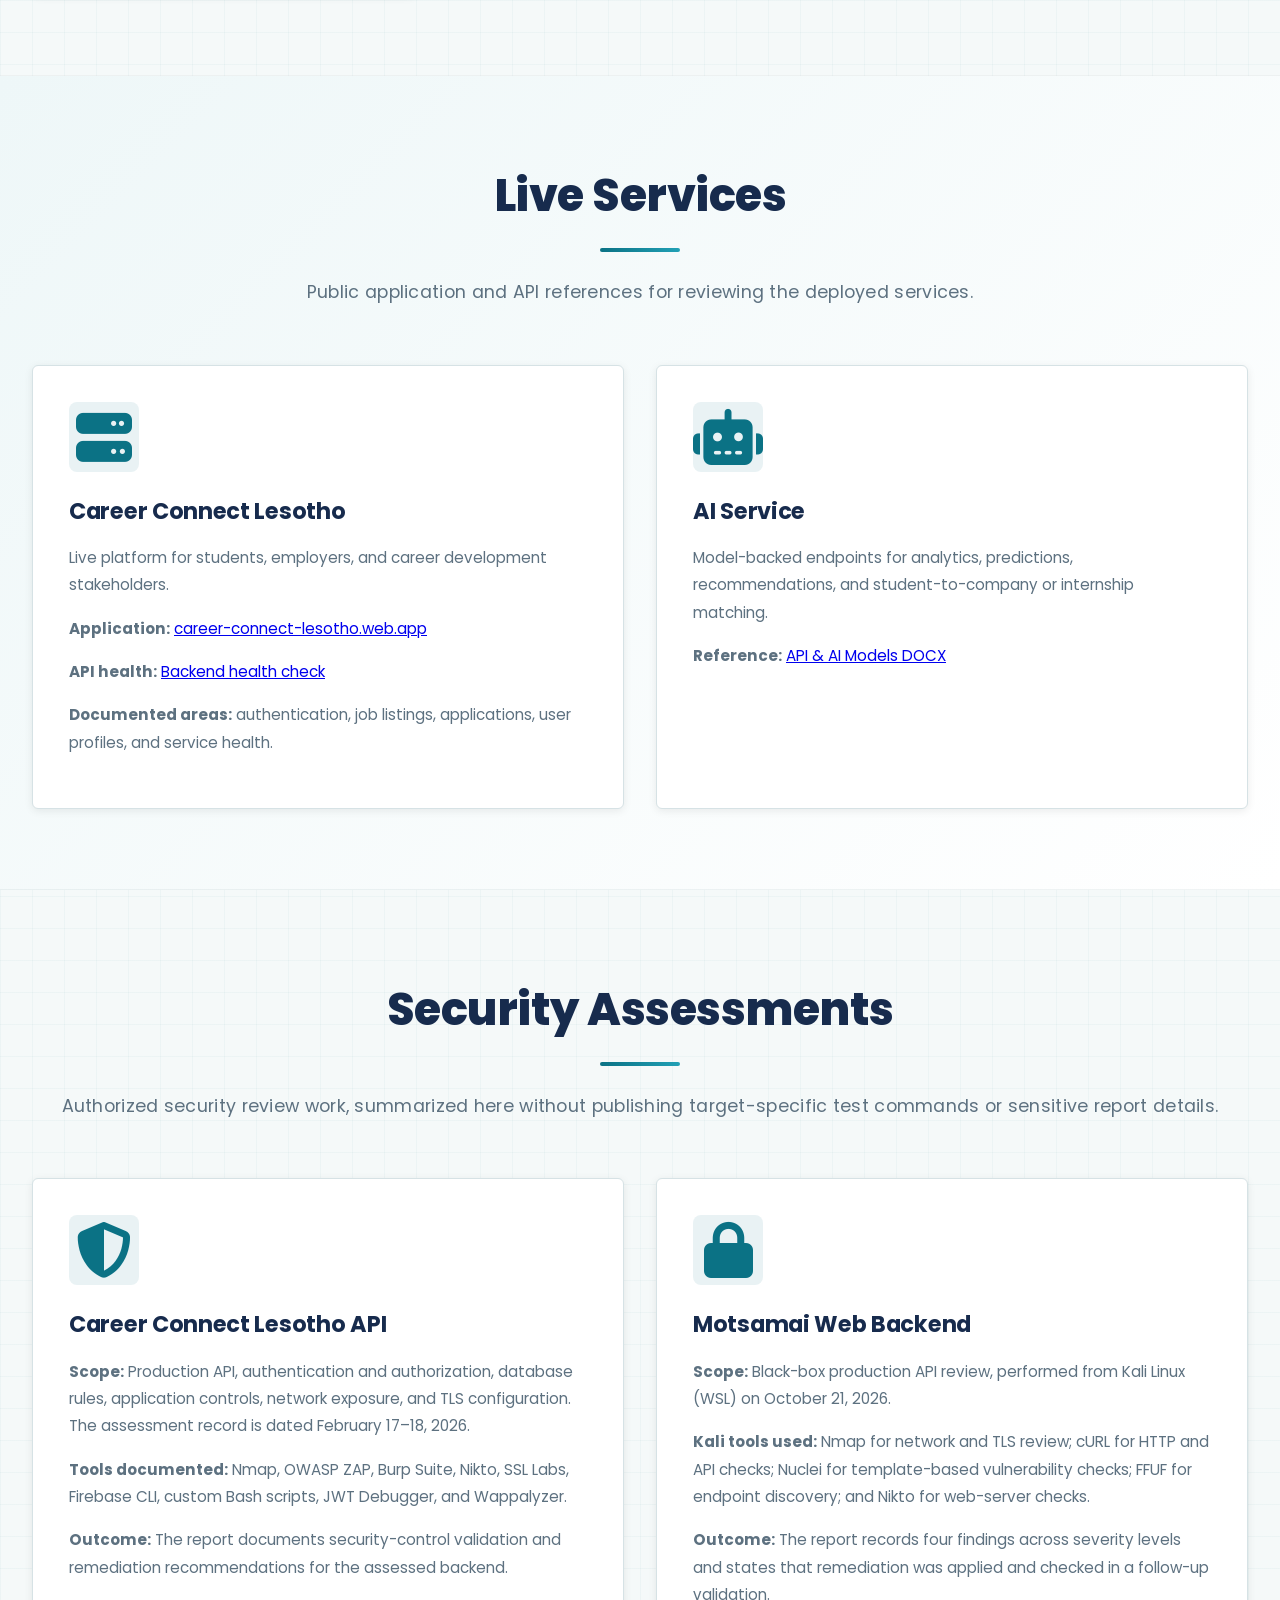
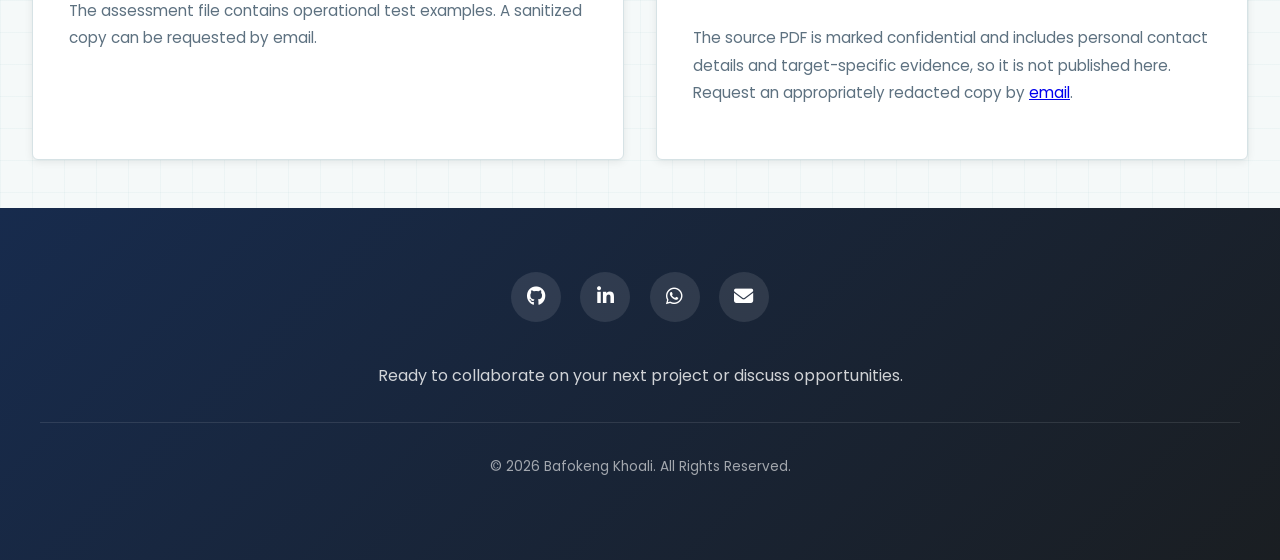
<file: documents.html>
<!DOCTYPE html>
<html lang="en">

<head>
    <meta charset="UTF-8">
    <meta name="viewport" content="width=device-width, initial-scale=1.0">
    <meta name="description" content="Browse Bafokeng Khoali's CV, project documentation, API references, and public security assessment summaries.">
    <meta name="keywords" content="documentation, CV download, API docs, pen testing, career connect, AI backend, security docs">
    <meta name="author" content="Bafokeng Khoali">
    <meta name="robots" content="index, follow">
    <meta name="theme-color" content="#3b3f87">
    <link rel="canonical" href="https://bkresume.vercel.app/documents.html">
    <link rel="icon" type="image/svg+xml" href="/favicon.svg">
    <meta property="og:site_name" content="Bafokeng Khoali">
    <meta property="og:type" content="website">
    <meta property="og:title" content="Project Documents &amp; CV | Bafokeng Khoali">
    <meta property="og:description" content="Browse Bafokeng Khoali's CV, project documentation, API references, and public security assessment summaries.">
    <meta property="og:url" content="https://bkresume.vercel.app/documents.html">
    <meta property="og:image" content="https://bkresume.vercel.app/img/og-image.png">
    <meta property="og:image:type" content="image/png">
    <meta property="og:image:width" content="1200">
    <meta property="og:image:height" content="630">
    <meta property="og:image:alt" content="Bafokeng Khoali, IT specialist, penetration testing engineer, and full-stack developer in Lesotho">
    <meta name="twitter:card" content="summary_large_image">
    <meta name="twitter:title" content="Project Documents &amp; CV | Bafokeng Khoali">
    <meta name="twitter:description" content="Browse the CV, project documentation, and API references of Bafokeng Khoali.">
    <meta name="twitter:image" content="https://bkresume.vercel.app/img/og-image.png">
    <script type="application/ld+json">
        {
            "@context": "https://schema.org",
            "@type": "BreadcrumbList",
            "itemListElement": [
                {"@type": "ListItem", "position": 1, "name": "Home", "item": "https://bkresume.vercel.app/"},
                {"@type": "ListItem", "position": 2, "name": "Documents", "item": "https://bkresume.vercel.app/documents.html"}
            ]
        }
    </script>
    <title>Project Documents &amp; CV | Bafokeng Khoali</title>
    <link rel="preconnect" href="https://fonts.googleapis.com">
    <link rel="preconnect" href="https://fonts.gstatic.com" crossorigin>
    <link href="https://fonts.googleapis.com/css2?family=Poppins:wght@300;400;500;600;700&display=swap" rel="stylesheet">
    <link rel="stylesheet" href="https://cdnjs.cloudflare.com/ajax/libs/font-awesome/6.4.0/css/all.min.css">
    <link rel="stylesheet" href="css/shared-styles.css">
</head>

<body>
    <nav class="navbar">
        <div class="navbar-container">
            <a href="/" class="navbar-brand">
                <span class="brand-mark" aria-hidden="true">BK</span> Bafokeng Khoali
            </a>
            <ul class="nav-menu" id="primary-navigation">
                <li><a href="/" class="nav-link">Home</a></li>
                <li><a href="about.html" class="nav-link">About</a></li>
                <li><a href="skills.html" class="nav-link">Skills</a></li>
                <li><a href="projects.html" class="nav-link">Projects</a></li>
                <li><a href="portfolio.html" class="nav-link">Portfolio</a></li>
                <li><a href="documents.html" class="nav-link active">Documents</a></li>
                <li><a href="contact.html" class="nav-link">Contact</a></li>
            </ul>
            <button class="mobile-toggle" type="button" aria-label="Toggle navigation" aria-controls="primary-navigation" aria-expanded="false">
                <span></span>
                <span></span>
                <span></span>
            </button>
        </div>
    </nav>

    <nav class="seo-breadcrumb" aria-label="Breadcrumb">
        <ol>
            <li><a href="/">Home</a></li>
            <li aria-current="page">Documents</li>
        </ol>
    </nav>

    <header>
        <div class="header-content">
            <h1>Documentation Hub</h1>
            <h2>Project documentation, API references, and security assessment summaries</h2>
        </div>
    </header>

    <main>
        <section id="download-resources">
            <div class="container">
                <div class="section-title">
                    <h2>Project Documents</h2>
                    <p>Technical references for Career Connect Lesotho, its API and AI services, and my professional experience.</p>
                </div>
                <div class="row">
                    <div class="card">
                        <div class="card-icon"><i class="fas fa-id-card"></i></div>
                        <h3>Professional CV</h3>
                        <p>Current curriculum vitae covering experience, skills, education, and selected project work.</p>
                        <a href="files/BAFOKENGKHOALICV.pdf" target="_blank" rel="noopener noreferrer" class="btn btn-primary btn-small">View CV (PDF)</a>
                    </div>
                    <div class="card">
                        <div class="card-icon"><i class="fas fa-diagram-project"></i></div>
                        <h3>Career Connect Project Documentation</h3>
                        <p>Project background, objectives, requirements, system design, and supporting technical analysis for the Lesotho career platform.</p>
                        <a href="career%20connect%20documentation.docx" download class="btn btn-primary btn-small">Download Project Docs (DOCX)</a>
                    </div>
                    <div class="card">
                        <div class="card-icon"><i class="fas fa-brain"></i></div>
                        <h3>API & AI Models Reference</h3>
                        <p>Developer reference covering API capabilities, model services, and documented AI workflows.</p>
                        <a href="API%20and%20AI%20Models%20documentation.docx" download class="btn btn-primary btn-small">Download API & AI Docs (DOCX)</a>
                    </div>
                    <div class="card">
                        <div class="card-icon"><i class="fas fa-certificate"></i></div>
                        <h3>Certificates &amp; Training</h3>
                        <p>Review the certificate and training information published on this portfolio.</p>
                        <a href="certifications.html" class="btn btn-primary btn-small">View Certificates</a>
                    </div>
                </div>
            </div>
        </section>

        <section id="live-docs" class="bg-light">
            <div class="container">
                <div class="section-title">
                    <h2>Live Services</h2>
                    <p>Public application and API references for reviewing the deployed services.</p>
                </div>
                <div class="row">
                    <div class="card">
                        <div class="card-icon"><i class="fas fa-server"></i></div>
                        <h3>Career Connect Lesotho</h3>
                        <p>Live platform for students, employers, and career development stakeholders.</p>
                        <p><strong>Application:</strong> <a href="https://career-connect-lesotho.web.app/" target="_blank" rel="noopener noreferrer">career-connect-lesotho.web.app</a></p>
                        <p><strong>API health:</strong> <a href="https://career-connect-backend-79v0.onrender.com/health" target="_blank" rel="noopener noreferrer">Backend health check</a></p>
                        <p><strong>Documented areas:</strong> authentication, job listings, applications, user profiles, and service health.</p>
                    </div>
                    <div class="card">
                        <div class="card-icon"><i class="fas fa-robot"></i></div>
                        <h3>AI Service</h3>
                        <p>Model-backed endpoints for analytics, predictions, recommendations, and student-to-company or internship matching.</p>
                        <p><strong>Reference:</strong> <a href="API%20and%20AI%20Models%20documentation.docx" download>API & AI Models DOCX</a></p>
                    </div>
                </div>
            </div>
        </section>

        <section id="security-assessments">
            <div class="container">
                <div class="section-title">
                    <h2>Security Assessments</h2>
                    <p>Authorized security review work, summarized here without publishing target-specific test commands or sensitive report details.</p>
                </div>
                <div class="row">
                    <div class="card">
                        <div class="card-icon"><i class="fas fa-shield-halved"></i></div>
                        <h3>Career Connect Lesotho API</h3>
                        <p><strong>Scope:</strong> Production API, authentication and authorization, database rules, application controls, network exposure, and TLS configuration. The assessment record is dated February 17–18, 2026.</p>
                        <p><strong>Tools documented:</strong> Nmap, OWASP ZAP, Burp Suite, Nikto, SSL Labs, Firebase CLI, custom Bash scripts, JWT Debugger, and Wappalyzer.</p>
                        <p><strong>Outcome:</strong> The report documents security-control validation and remediation recommendations for the assessed backend.</p>
                        <p class="repo-access-note">The assessment file contains operational test examples. A sanitized copy can be requested by email.</p>
                    </div>
                    <div class="card">
                        <div class="card-icon"><i class="fas fa-lock"></i></div>
                        <h3>Motsamai Web Backend</h3>
                        <p><strong>Scope:</strong> Black-box production API review, performed from Kali Linux (WSL) on October 21, 2026.</p>
                        <p><strong>Kali tools used:</strong> Nmap for network and TLS review; cURL for HTTP and API checks; Nuclei for template-based vulnerability checks; FFUF for endpoint discovery; and Nikto for web-server checks.</p>
                        <p><strong>Outcome:</strong> The report records four findings across severity levels and states that remediation was applied and checked in a follow-up validation.</p>
                        <p class="repo-access-note">The source PDF is marked confidential and includes personal contact details and target-specific evidence, so it is not published here. Request an appropriately redacted copy by <a href="mailto:khoalibafokeng6@gmail.com">email</a>.</p>
                    </div>
                </div>
            </div>
        </section>
    </main>

    <footer>
        <div class="footer-content">
            <div class="footer-social-links">
                <a href="https://github.com/Baffy-s-Computer-Solution/" target="_blank" title="GitHub">
                    <i class="fab fa-github"></i>
                </a>
                <a href="https://www.linkedin.com/in/bafokeng-khoali-749337437/" target="_blank" title="LinkedIn">
                    <i class="fab fa-linkedin-in"></i>
                </a>
                <a href="https://wa.me/26653764723" target="_blank" title="WhatsApp">
                    <i class="fab fa-whatsapp"></i>
                </a>
                <a href="mailto:khoalibafokeng6@gmail.com" title="Email">
                    <i class="fas fa-envelope"></i>
                </a>
            </div>
            <p>Ready to collaborate on your next project or discuss opportunities.</p>
            <p class="copyright">&copy; <span id="year"></span> Bafokeng Khoali. All Rights Reserved.</p>
        </div>
    </footer>

    <script src="js/shared-nav.js"></script>
</body>

</html>
</file>
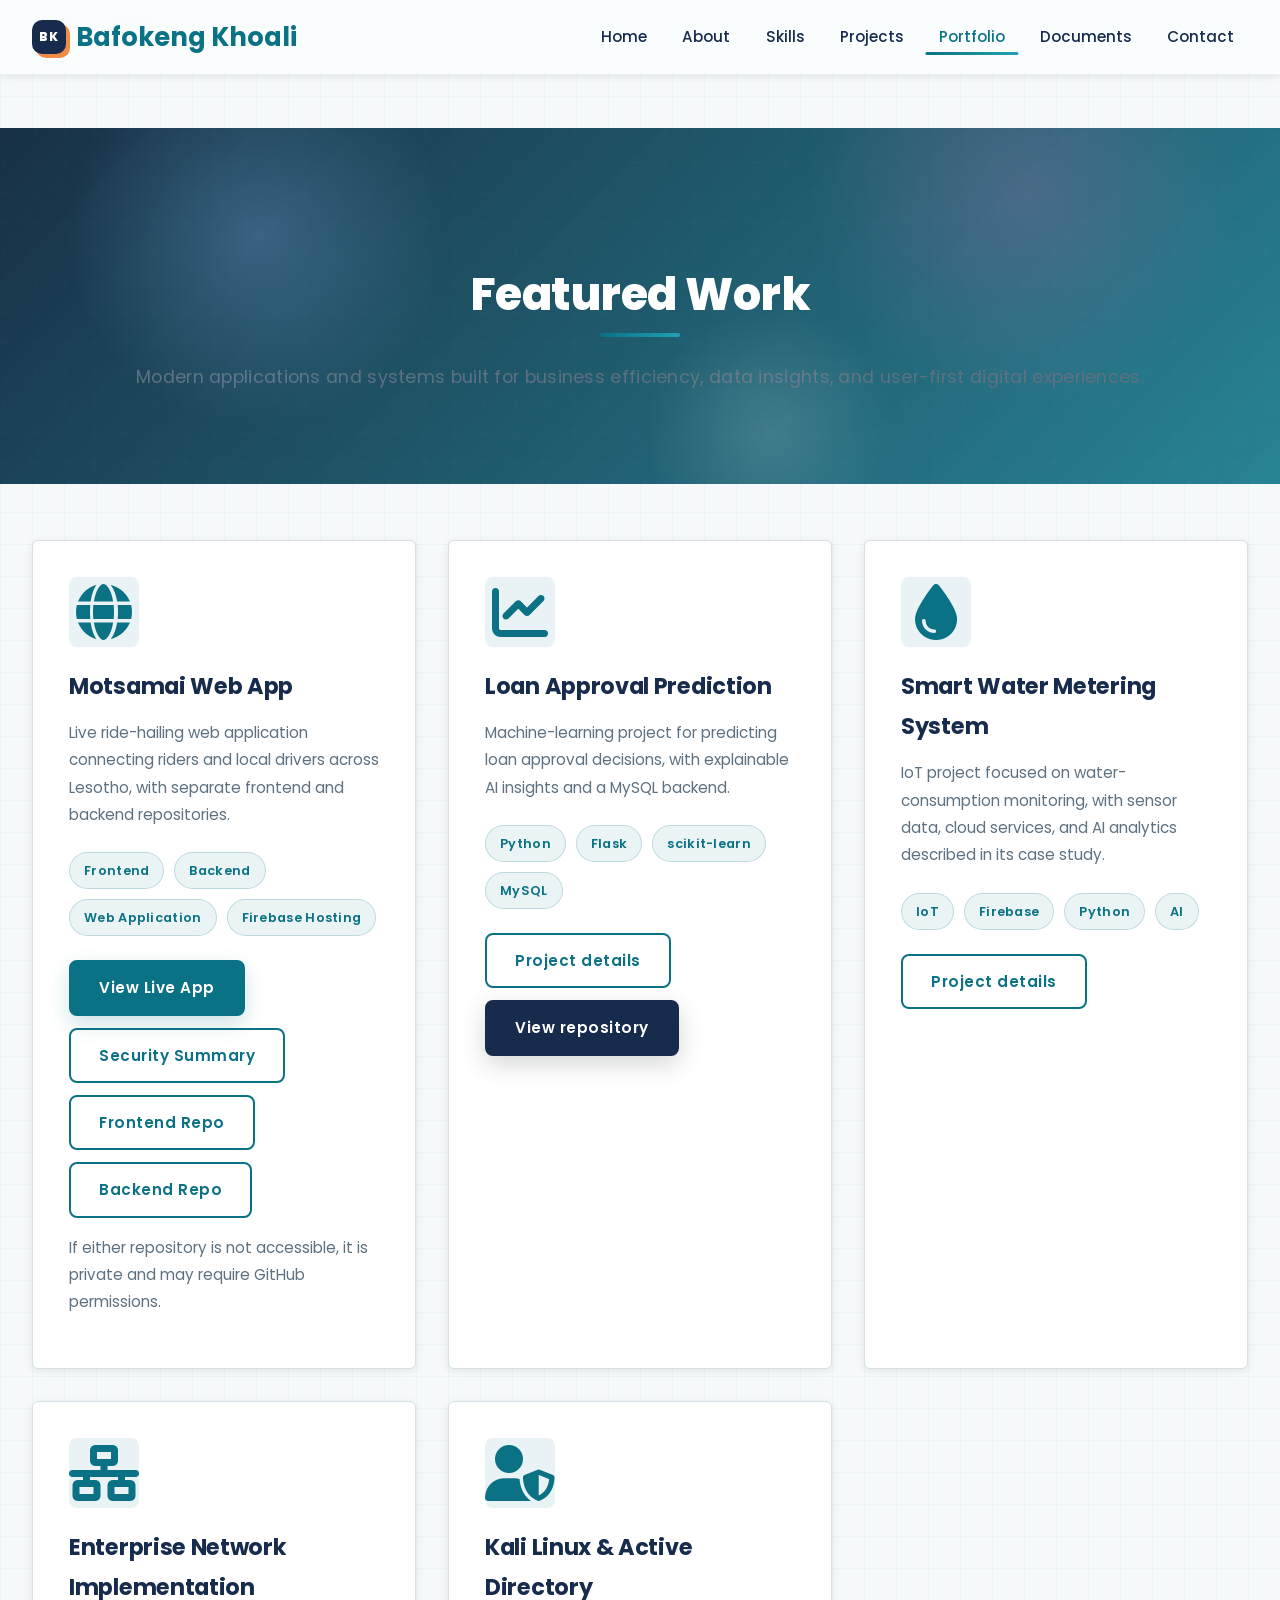
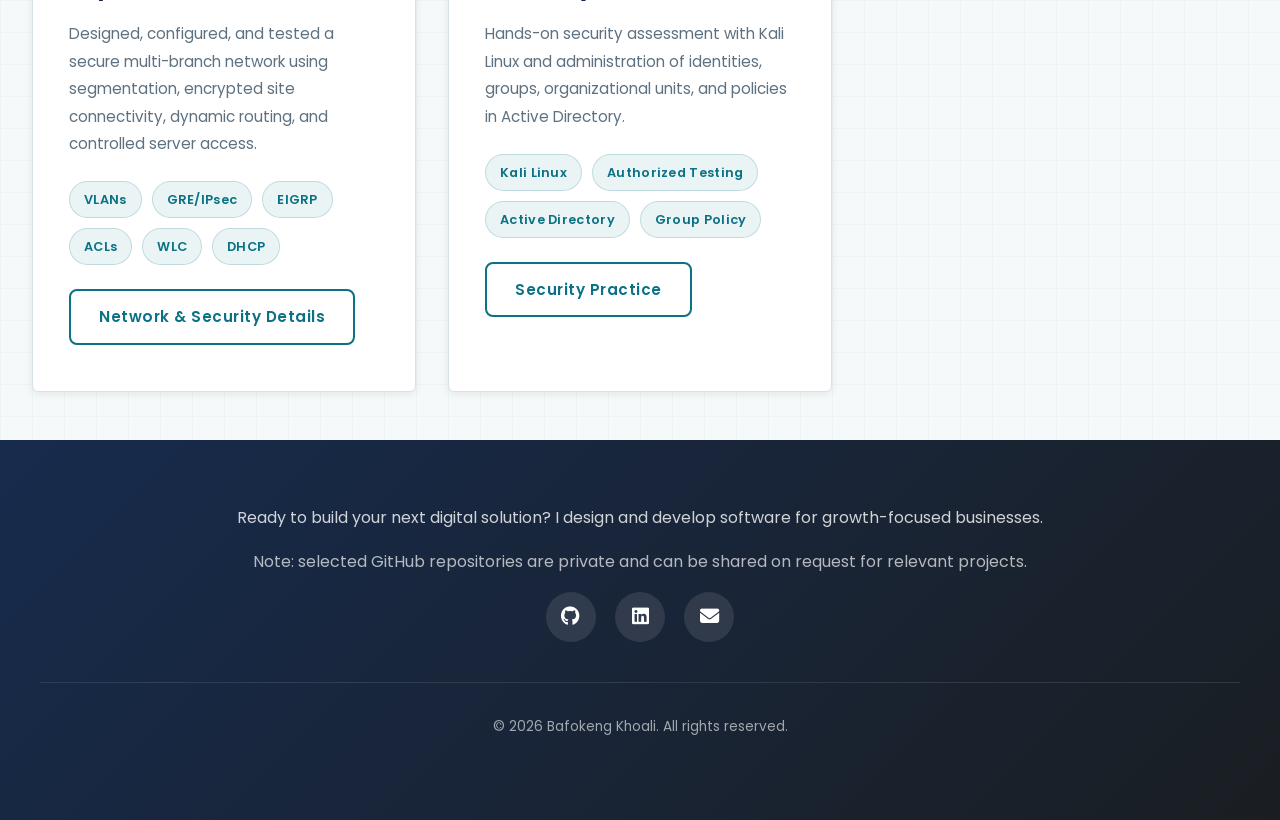
<file: portfolio.html>
﻿<!DOCTYPE html>
<html lang="en">

<head>
    <meta charset="UTF-8">
    <meta name="viewport" content="width=device-width, initial-scale=1.0">
    <meta name="description" content="Explore Bafokeng Khoali's selected software projects, including web applications, AI systems, and IT infrastructure.">
    <meta name="author" content="Bafokeng Khoali">
    <meta name="robots" content="index, follow">
    <meta name="theme-color" content="#3b3f87">
    <link rel="canonical" href="https://bkresume.vercel.app/portfolio.html">
    <link rel="icon" type="image/svg+xml" href="/favicon.svg">
    <meta property="og:site_name" content="Bafokeng Khoali">
    <meta property="og:type" content="website">
    <meta property="og:title" content="Portfolio | Bafokeng Khoali">
    <meta property="og:description" content="Selected software projects, including web applications, AI systems, and IT infrastructure.">
    <meta property="og:url" content="https://bkresume.vercel.app/portfolio.html">
    <meta property="og:image" content="https://bkresume.vercel.app/img/og-image.png">
    <meta property="og:image:type" content="image/png">
    <meta property="og:image:width" content="1200">
    <meta property="og:image:height" content="630">
    <meta property="og:image:alt" content="Bafokeng Khoali, IT specialist, penetration testing engineer, and full-stack developer in Lesotho">
    <meta name="twitter:card" content="summary_large_image">
    <meta name="twitter:title" content="Portfolio | Bafokeng Khoali">
    <meta name="twitter:description" content="Selected software projects, web applications, AI systems, and IT infrastructure work.">
    <meta name="twitter:image" content="https://bkresume.vercel.app/img/og-image.png">
    <script type="application/ld+json">
        {
            "@context": "https://schema.org",
            "@type": "BreadcrumbList",
            "itemListElement": [
                {"@type": "ListItem", "position": 1, "name": "Home", "item": "https://bkresume.vercel.app/"},
                {"@type": "ListItem", "position": 2, "name": "Portfolio", "item": "https://bkresume.vercel.app/portfolio.html"}
            ]
        }
    </script>
    <title>Portfolio | Bafokeng Khoali</title>

    <link rel="preconnect" href="https://fonts.googleapis.com">
    <link rel="preconnect" href="https://fonts.gstatic.com" crossorigin>
    <link href="https://fonts.googleapis.com/css2?family=Poppins:wght@300;400;500;600;700&display=swap" rel="stylesheet">
    <link rel="stylesheet" href="https://cdnjs.cloudflare.com/ajax/libs/font-awesome/6.4.0/css/all.min.css">
    <link rel="stylesheet" href="css/shared-styles.css">
</head>

<body>
    <nav class="navbar">
        <div class="navbar-container">
            <a href="/" class="navbar-brand"><span class="brand-mark" aria-hidden="true">BK</span> Bafokeng Khoali</a>
            <ul class="nav-menu" id="primary-navigation">
                <li><a href="/" class="nav-link">Home</a></li>
                <li><a href="about.html" class="nav-link">About</a></li>
                <li><a href="skills.html" class="nav-link">Skills</a></li>
                <li><a href="projects.html" class="nav-link">Projects</a></li>
                <li><a href="portfolio.html" class="nav-link active">Portfolio</a></li>
                <li><a href="documents.html" class="nav-link">Documents</a></li>
                <li><a href="contact.html" class="nav-link">Contact</a></li>
            </ul>
            <button class="mobile-toggle" type="button" aria-label="Toggle navigation" aria-controls="primary-navigation" aria-expanded="false">
                <span></span>
                <span></span>
                <span></span>
            </button>
        </div>
    </nav>

    <nav class="seo-breadcrumb" aria-label="Breadcrumb">
        <ol>
            <li><a href="/">Home</a></li>
            <li aria-current="page">Portfolio</li>
        </ol>
    </nav>

    <header id="portfolio" class="section-title">
        <div class="container">
            <h1>Featured Work</h1>
            <p>Modern applications and systems built for business efficiency, data insights, and user-first digital experiences.</p>
        </div>
    </header>

    <main>
    <section class="container">
        <div class="row">
            <article class="card">
                <span class="card-icon"><i class="fas fa-globe"></i></span>
                <h3>Motsamai Web App</h3>
                <p>Live ride-hailing web application connecting riders and local drivers across Lesotho, with separate frontend and backend repositories.</p>
                <div class="tech-tags">
                    <span class="tech-tag">Frontend</span>
                    <span class="tech-tag">Backend</span>
                    <span class="tech-tag">Web Application</span>
                    <span class="tech-tag">Firebase Hosting</span>
                </div>
                <div class="project-links">
                    <a href="https://motsamai.web.app/" class="btn btn-primary" target="_blank" rel="noopener noreferrer">View Live App</a>
                    <a href="documents.html#security-assessments" class="btn btn-outline">Security Summary</a>
                    <a href="https://github.com/Baffy-s-Computer-Solution/motsamaiFrontend" class="btn btn-outline" target="_blank" rel="noopener noreferrer">Frontend Repo</a>
                    <a href="https://github.com/Baffy-s-Computer-Solution/motsamaiBackend" class="btn btn-outline" target="_blank" rel="noopener noreferrer">Backend Repo</a>
                </div>
                <p class="repo-access-note">If either repository is not accessible, it is private and may require GitHub permissions.</p>
            </article>

            <article class="card">
                <span class="card-icon"><i class="fas fa-chart-line"></i></span>
                <h3>Loan Approval Prediction</h3>
                <p>Machine-learning project for predicting loan approval decisions, with explainable AI insights and a MySQL backend.</p>
                <div class="tech-tags">
                    <span class="tech-tag">Python</span>
                    <span class="tech-tag">Flask</span>
                    <span class="tech-tag">scikit-learn</span>
                    <span class="tech-tag">MySQL</span>
                </div>
                <div class="project-links">
                    <a href="portfolio-loan.html" class="btn btn-outline">Project details</a>
                    <a href="https://github.com/Baffy-s-Computer-Solution/Loan-Prediction" class="btn btn-secondary" target="_blank" rel="noopener noreferrer">View repository</a>
                </div>
            </article>

            <article class="card">
                <span class="card-icon"><i class="fas fa-tint" aria-hidden="true"></i></span>
                <h3>Smart Water Metering System</h3>
                <p>IoT project focused on water-consumption monitoring, with sensor data, cloud services, and AI analytics described in its case study.</p>
                <div class="tech-tags">
                    <span class="tech-tag">IoT</span>
                    <span class="tech-tag">Firebase</span>
                    <span class="tech-tag">Python</span>
                    <span class="tech-tag">AI</span>
                </div>
                <a href="portfolio-water.html" class="btn btn-outline">Project details</a>
            </article>

            <article class="card">
                <span class="card-icon"><i class="fas fa-network-wired"></i></span>
                <h3>Enterprise Network Implementation</h3>
                <p>Designed, configured, and tested a secure multi-branch network using segmentation, encrypted site connectivity, dynamic routing, and controlled server access.</p>
                <div class="tech-tags">
                    <span class="tech-tag">VLANs</span>
                    <span class="tech-tag">GRE/IPsec</span>
                    <span class="tech-tag">EIGRP</span>
                    <span class="tech-tag">ACLs</span>
                    <span class="tech-tag">WLC</span>
                    <span class="tech-tag">DHCP</span>
                </div>
                <a href="projects.html" class="btn btn-outline">Network & Security Details</a>
            </article>

            <article class="card">
                <span class="card-icon"><i class="fas fa-user-shield"></i></span>
                <h3>Kali Linux & Active Directory</h3>
                <p>Hands-on security assessment with Kali Linux and administration of identities, groups, organizational units, and policies in Active Directory.</p>
                <div class="tech-tags">
                    <span class="tech-tag">Kali Linux</span>
                    <span class="tech-tag">Authorized Testing</span>
                    <span class="tech-tag">Active Directory</span>
                    <span class="tech-tag">Group Policy</span>
                </div>
                <a href="projects.html" class="btn btn-outline">Security Practice</a>
            </article>
        </div>
    </section>

    </main>

    <footer>
        <div class="footer-content">
            <p>Ready to build your next digital solution? I design and develop software for growth-focused businesses.</p>
            <p style="margin-bottom: 15px; opacity: 0.85;">Note: selected GitHub repositories are private and can be shared on request for relevant projects.</p>
            <div class="footer-social-links">
                <a href="https://github.com/Baffy-s-Computer-Solution/" target="_blank" rel="noopener noreferrer" aria-label="GitHub profile"><i class="fab fa-github" aria-hidden="true"></i></a>
                <a href="https://www.linkedin.com/in/bafokeng-khoali-749337437/" target="_blank" rel="noopener noreferrer" aria-label="LinkedIn profile"><i class="fab fa-linkedin" aria-hidden="true"></i></a>
                <a href="mailto:bafokengkhoali@gmail.com" aria-label="Email Bafokeng Khoali"><i class="fas fa-envelope" aria-hidden="true"></i></a>
            </div>
            <p class="copyright">&copy; <span id="year"></span> Bafokeng Khoali. All rights reserved.</p>
        </div>
    </footer>

    <script src="js/shared-nav.js"></script>
</body>

</html>
</file>
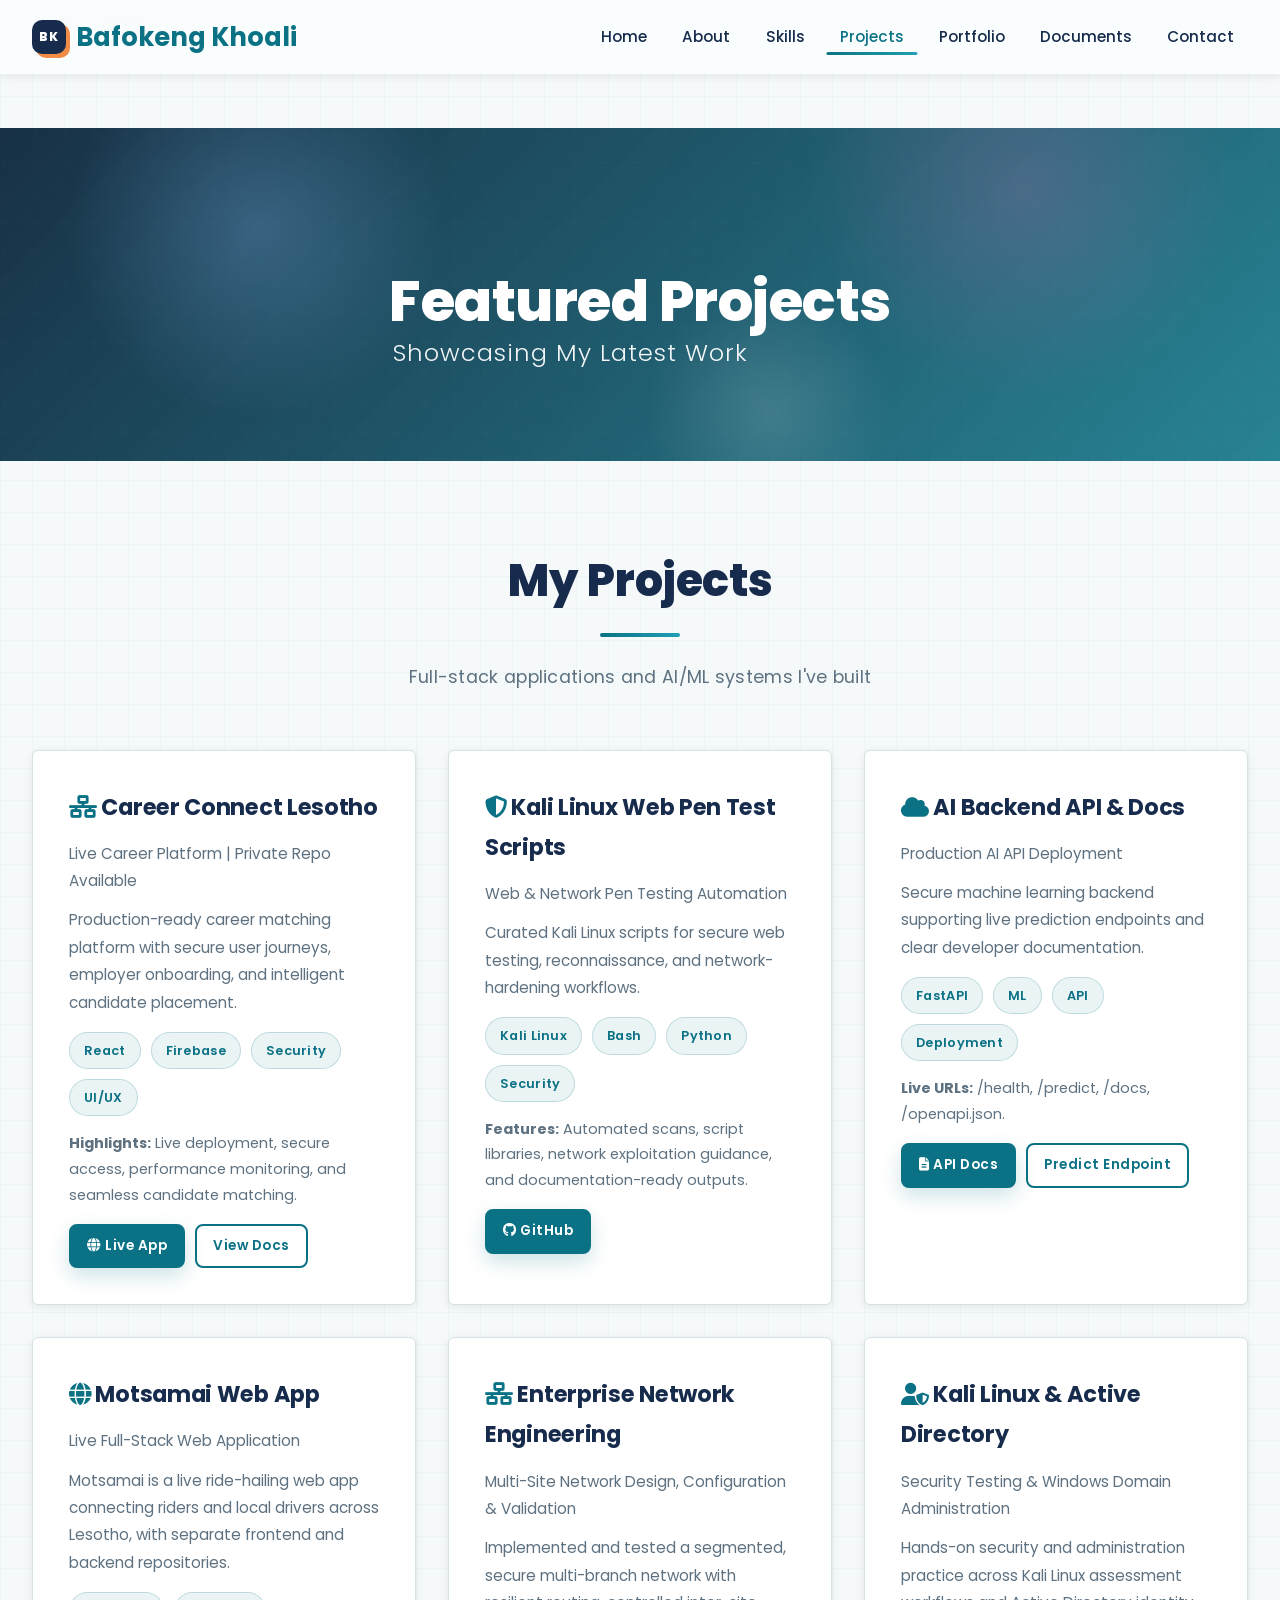
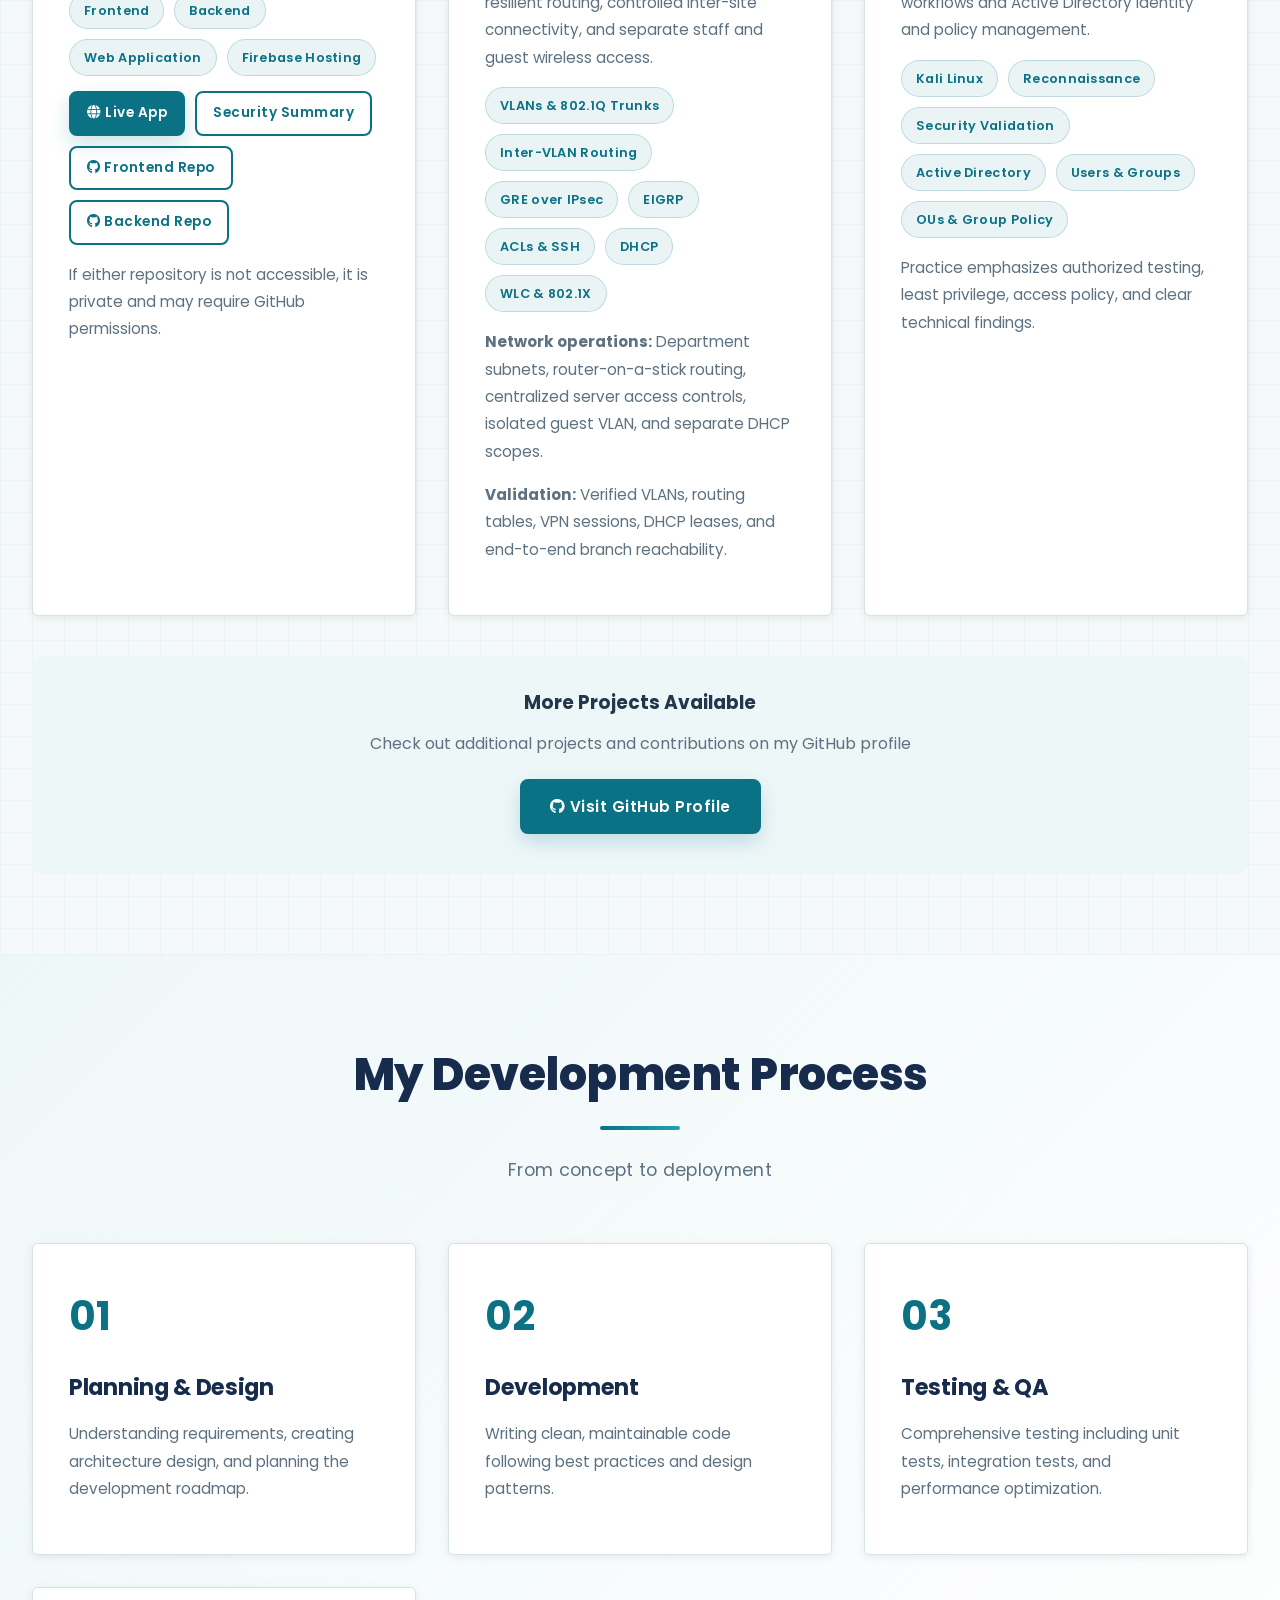
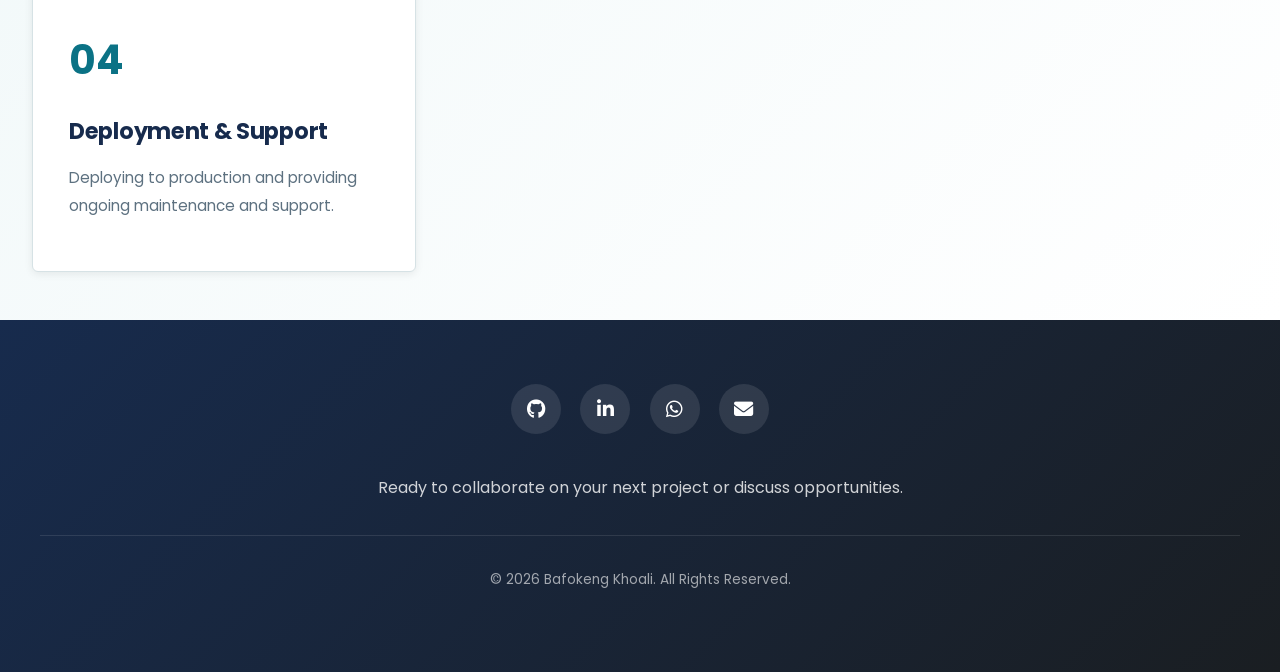
<file: projects.html>
<!DOCTYPE html>
<html lang="en">

<head>
    <meta charset="UTF-8">
    <meta name="viewport" content="width=device-width, initial-scale=1.0">
    <meta name="description" content="Featured work including secure web platforms, AI/ML services, pen testing tooling, and production-ready digital systems.">
    <meta name="author" content="Bafokeng Khoali">
    <meta name="robots" content="index, follow">
    <meta name="theme-color" content="#3b3f87">
    <link rel="canonical" href="https://bkresume.vercel.app/projects.html">
    <link rel="icon" type="image/svg+xml" href="/favicon.svg">
    <meta property="og:site_name" content="Bafokeng Khoali">
    <meta property="og:type" content="website">
    <meta property="og:title" content="Software &amp; IT Projects | Bafokeng Khoali">
    <meta property="og:description" content="Featured work including secure web platforms, AI/ML services, penetration testing tooling, and digital systems.">
    <meta property="og:url" content="https://bkresume.vercel.app/projects.html">
    <meta property="og:image" content="https://bkresume.vercel.app/img/og-image.png">
    <meta property="og:image:type" content="image/png">
    <meta property="og:image:width" content="1200">
    <meta property="og:image:height" content="630">
    <meta property="og:image:alt" content="Bafokeng Khoali, IT specialist, penetration testing engineer, and full-stack developer in Lesotho">
    <meta name="twitter:card" content="summary_large_image">
    <meta name="twitter:title" content="Software &amp; IT Projects | Bafokeng Khoali">
    <meta name="twitter:description" content="Web platforms, AI/ML services, penetration testing tooling, and digital systems.">
    <meta name="twitter:image" content="https://bkresume.vercel.app/img/og-image.png">
    <script type="application/ld+json">
        {
            "@context": "https://schema.org",
            "@type": "BreadcrumbList",
            "itemListElement": [
                {"@type": "ListItem", "position": 1, "name": "Home", "item": "https://bkresume.vercel.app/"},
                {"@type": "ListItem", "position": 2, "name": "Projects", "item": "https://bkresume.vercel.app/projects.html"}
            ]
        }
    </script>
    <title>Software &amp; IT Projects | Bafokeng Khoali</title>
    
    <link rel="preconnect" href="https://fonts.googleapis.com">
    <link rel="preconnect" href="https://fonts.gstatic.com" crossorigin>
    <link href="https://fonts.googleapis.com/css2?family=Poppins:wght@300;400;500;600;700&display=swap" rel="stylesheet">
    <link rel="stylesheet" href="https://cdnjs.cloudflare.com/ajax/libs/font-awesome/6.4.0/css/all.min.css">
    <link rel="stylesheet" href="css/shared-styles.css">
</head>

<body>
    <!-- Navigation -->
    <nav class="navbar">
        <div class="navbar-container">
            <a href="/" class="navbar-brand">
                <span class="brand-mark" aria-hidden="true">BK</span> Bafokeng Khoali
            </a>
            <ul class="nav-menu" id="primary-navigation">
                <li><a href="/" class="nav-link">Home</a></li>
                <li><a href="about.html" class="nav-link">About</a></li>
                <li><a href="skills.html" class="nav-link">Skills</a></li>
                <li><a href="projects.html" class="nav-link active">Projects</a></li>
                <li><a href="portfolio.html" class="nav-link">Portfolio</a></li>
                <li><a href="documents.html" class="nav-link">Documents</a></li>
                <li><a href="contact.html" class="nav-link">Contact</a></li>
            </ul>
            <button class="mobile-toggle" type="button" aria-label="Toggle navigation" aria-controls="primary-navigation" aria-expanded="false">
                <span></span>
                <span></span>
                <span></span>
            </button>
        </div>
    </nav>

    <nav class="seo-breadcrumb" aria-label="Breadcrumb">
        <ol>
            <li><a href="/">Home</a></li>
            <li aria-current="page">Projects</li>
        </ol>
    </nav>

    <!-- Header -->
    <header>
        <div class="header-content">
            <h1>Featured Projects</h1>
            <h2>Showcasing My Latest Work</h2>
        </div>
    </header>

    <!-- Main Content -->
    <main>
        <section id="projects">
            <div class="container">
                <div class="section-title">
                    <h2>My Projects</h2>
                    <p>Full-stack applications and AI/ML systems I've built</p>
                </div>

                <div class="row">
                    <div class="card">
                        <h3><i class="fas fa-network-wired text-primary"></i> Career Connect Lesotho</h3>
                        <p class="text-muted" style="margin-bottom: 12px;">Live Career Platform | Private Repo Available</p>
                        <p>Production-ready career matching platform with secure user journeys, employer onboarding, and intelligent candidate placement.</p>
                        <div class="tech-tags" style="margin: 15px 0;">
                            <span class="tech-tag">React</span>
                            <span class="tech-tag">Firebase</span>
                            <span class="tech-tag">Security</span>
                            <span class="tech-tag">UI/UX</span>
                        </div>
                        <p style="font-size: 0.9rem; margin-bottom: 15px; color: var(--text-light);"><strong>Highlights:</strong> Live deployment, secure access, performance monitoring, and seamless candidate matching.</p>
                        <div style="display: flex; gap: 10px; flex-wrap: wrap;">
                            <a href="https://career-connect-lesotho.web.app/" class="btn btn-primary btn-small" target="_blank">
                                <i class="fas fa-globe"></i> Live App
                            </a>
                            <a href="documents.html#live-docs" class="btn btn-outline btn-small">
                                View Docs
                            </a>
                        </div>
                    </div>

                    <div class="card">
                        <h3><i class="fas fa-shield-alt text-primary"></i> Kali Linux Web Pen Test Scripts</h3>
                        <p class="text-muted" style="margin-bottom: 12px;">Web & Network Pen Testing Automation</p>
                        <p>Curated Kali Linux scripts for secure web testing, reconnaissance, and network-hardening workflows.</p>
                        <div class="tech-tags" style="margin: 15px 0;">
                            <span class="tech-tag">Kali Linux</span>
                            <span class="tech-tag">Bash</span>
                            <span class="tech-tag">Python</span>
                            <span class="tech-tag">Security</span>
                        </div>
                        <p style="font-size: 0.9rem; margin-bottom: 15px; color: var(--text-light);"><strong>Features:</strong> Automated scans, script libraries, network exploitation guidance, and documentation-ready outputs.</p>
                        <div style="display: flex; gap: 10px; flex-wrap: wrap;">
                            <a href="https://github.com/Baffy-s-Computer-Solution/kali-linux-web-pen-test-scripts" class="btn btn-primary btn-small" target="_blank">
                                <i class="fab fa-github"></i> GitHub
                            </a>
                        </div>
                    </div>

                    <div class="card">
                        <h3><i class="fas fa-cloud text-primary"></i> AI Backend API & Docs</h3>
                        <p class="text-muted" style="margin-bottom: 12px;">Production AI API Deployment</p>
                        <p>Secure machine learning backend supporting live prediction endpoints and clear developer documentation.</p>
                        <div class="tech-tags" style="margin: 15px 0;">
                            <span class="tech-tag">FastAPI</span>
                            <span class="tech-tag">ML</span>
                            <span class="tech-tag">API</span>
                            <span class="tech-tag">Deployment</span>
                        </div>
                        <p style="font-size: 0.9rem; margin-bottom: 15px; color: var(--text-light);"><strong>Live URLs:</strong> /health, /predict, /docs, /openapi.json.</p>
                        <div style="display: flex; gap: 10px; flex-wrap: wrap;">
                            <a href="https://bafokengkhoali-ai-backend.hf.space/docs" class="btn btn-primary btn-small" target="_blank">
                                <i class="fas fa-file-alt"></i> API Docs
                            </a>
                            <a href="https://bafokengkhoali-ai-backend.hf.space/predict" class="btn btn-outline btn-small" target="_blank">
                                Predict Endpoint
                            </a>
                        </div>
                    </div>

                    <div class="card">
                        <h3><i class="fas fa-globe text-primary"></i> Motsamai Web App</h3>
                        <p class="text-muted" style="margin-bottom: 12px;">Live Full-Stack Web Application</p>
                        <p>Motsamai is a live ride-hailing web app connecting riders and local drivers across Lesotho, with separate frontend and backend repositories.</p>
                        <div class="tech-tags" style="margin: 15px 0;">
                            <span class="tech-tag">Frontend</span>
                            <span class="tech-tag">Backend</span>
                            <span class="tech-tag">Web Application</span>
                            <span class="tech-tag">Firebase Hosting</span>
                        </div>
                        <div style="display: flex; gap: 10px; flex-wrap: wrap;">
                            <a href="https://motsamai.web.app/" class="btn btn-primary btn-small" target="_blank" rel="noopener noreferrer">
                                <i class="fas fa-globe"></i> Live App
                            </a>
                            <a href="documents.html#security-assessments" class="btn btn-outline btn-small">
                                Security Summary
                            </a>
                            <a href="https://github.com/Baffy-s-Computer-Solution/motsamaiFrontend" class="btn btn-outline btn-small" target="_blank" rel="noopener noreferrer">
                                <i class="fab fa-github"></i> Frontend Repo
                            </a>
                            <a href="https://github.com/Baffy-s-Computer-Solution/motsamaiBackend" class="btn btn-outline btn-small" target="_blank" rel="noopener noreferrer">
                                <i class="fab fa-github"></i> Backend Repo
                            </a>
                        </div>
                        <p class="repo-access-note">If either repository is not accessible, it is private and may require GitHub permissions.</p>
                    </div>

                    <div class="card">
                        <h3><i class="fas fa-network-wired text-primary"></i> Enterprise Network Engineering</h3>
                        <p class="text-muted" style="margin-bottom: 12px;">Multi-Site Network Design, Configuration & Validation</p>
                        <p>Implemented and tested a segmented, secure multi-branch network with resilient routing, controlled inter-site connectivity, and separate staff and guest wireless access.</p>
                        <div class="tech-tags" style="margin: 15px 0;">
                            <span class="tech-tag">VLANs & 802.1Q Trunks</span>
                            <span class="tech-tag">Inter-VLAN Routing</span>
                            <span class="tech-tag">GRE over IPsec</span>
                            <span class="tech-tag">EIGRP</span>
                            <span class="tech-tag">ACLs & SSH</span>
                            <span class="tech-tag">DHCP</span>
                            <span class="tech-tag">WLC & 802.1X</span>
                        </div>
                        <p class="project-detail"><strong>Network operations:</strong> Department subnets, router-on-a-stick routing, centralized server access controls, isolated guest VLAN, and separate DHCP scopes.</p>
                        <p class="project-detail"><strong>Validation:</strong> Verified VLANs, routing tables, VPN sessions, DHCP leases, and end-to-end branch reachability.</p>
                    </div>

                    <div class="card">
                        <h3><i class="fas fa-user-shield text-primary"></i> Kali Linux & Active Directory</h3>
                        <p class="text-muted" style="margin-bottom: 12px;">Security Testing & Windows Domain Administration</p>
                        <p>Hands-on security and administration practice across Kali Linux assessment workflows and Active Directory identity and policy management.</p>
                        <div class="tech-tags" style="margin: 15px 0;">
                            <span class="tech-tag">Kali Linux</span>
                            <span class="tech-tag">Reconnaissance</span>
                            <span class="tech-tag">Security Validation</span>
                            <span class="tech-tag">Active Directory</span>
                            <span class="tech-tag">Users & Groups</span>
                            <span class="tech-tag">OUs & Group Policy</span>
                        </div>
                        <p class="project-detail">Practice emphasizes authorized testing, least privilege, access policy, and clear technical findings.</p>
                    </div>
                </div>

                <div style="margin-top: 40px; padding: 30px; background: var(--light-color); border-radius: 10px; text-align: center;">
                    <h3 style="margin-bottom: 10px;">More Projects Available</h3>
                    <p style="color: var(--text-light); margin-bottom: 20px;">Check out additional projects and contributions on my GitHub profile</p>
                    <a href="https://github.com/Baffy-s-Computer-Solution/" class="btn btn-primary" target="_blank">
                        <i class="fab fa-github"></i> Visit GitHub Profile
                    </a>
                </div>
            </div>
        </section>

        <section id="project-process" class="bg-light">
            <div class="container">
                <div class="section-title">
                    <h2>My Development Process</h2>
                    <p>From concept to deployment</p>
                </div>
                <div class="row">
                    <div class="card">
                        <div style="font-size: 2.5rem; color: var(--primary-color); margin-bottom: 15px; font-weight: bold;">01</div>
                        <h3>Planning & Design</h3>
                        <p>Understanding requirements, creating architecture design, and planning the development roadmap.</p>
                    </div>
                    <div class="card">
                        <div style="font-size: 2.5rem; color: var(--primary-color); margin-bottom: 15px; font-weight: bold;">02</div>
                        <h3>Development</h3>
                        <p>Writing clean, maintainable code following best practices and design patterns.</p>
                    </div>
                    <div class="card">
                        <div style="font-size: 2.5rem; color: var(--primary-color); margin-bottom: 15px; font-weight: bold;">03</div>
                        <h3>Testing & QA</h3>
                        <p>Comprehensive testing including unit tests, integration tests, and performance optimization.</p>
                    </div>
                    <div class="card">
                        <div style="font-size: 2.5rem; color: var(--primary-color); margin-bottom: 15px; font-weight: bold;">04</div>
                        <h3>Deployment & Support</h3>
                        <p>Deploying to production and providing ongoing maintenance and support.</p>
                    </div>
                </div>
            </div>
        </section>
    </main>

    <!-- Footer -->
    <footer>
        <div class="footer-content">
            <div class="footer-social-links">
                <a href="https://github.com/Baffy-s-Computer-Solution/" target="_blank" title="GitHub">
                    <i class="fab fa-github"></i>
                </a>
                <a href="https://www.linkedin.com/in/bafokeng-khoali-749337437/" target="_blank" title="LinkedIn">
                    <i class="fab fa-linkedin-in"></i>
                </a>
                <a href="https://wa.me/26653764723" target="_blank" title="WhatsApp">
                    <i class="fab fa-whatsapp"></i>
                </a>
                <a href="mailto:khoalibafokeng6@gmail.com" title="Email">
                    <i class="fas fa-envelope"></i>
                </a>
            </div>
            <p>Ready to collaborate on your next project or discuss opportunities.</p>
            <p class="copyright">&copy; <span id="year"></span> Bafokeng Khoali. All Rights Reserved.</p>
        </div>
    </footer>

    <script src="js/shared-nav.js"></script>
</body>

</html>
</file>
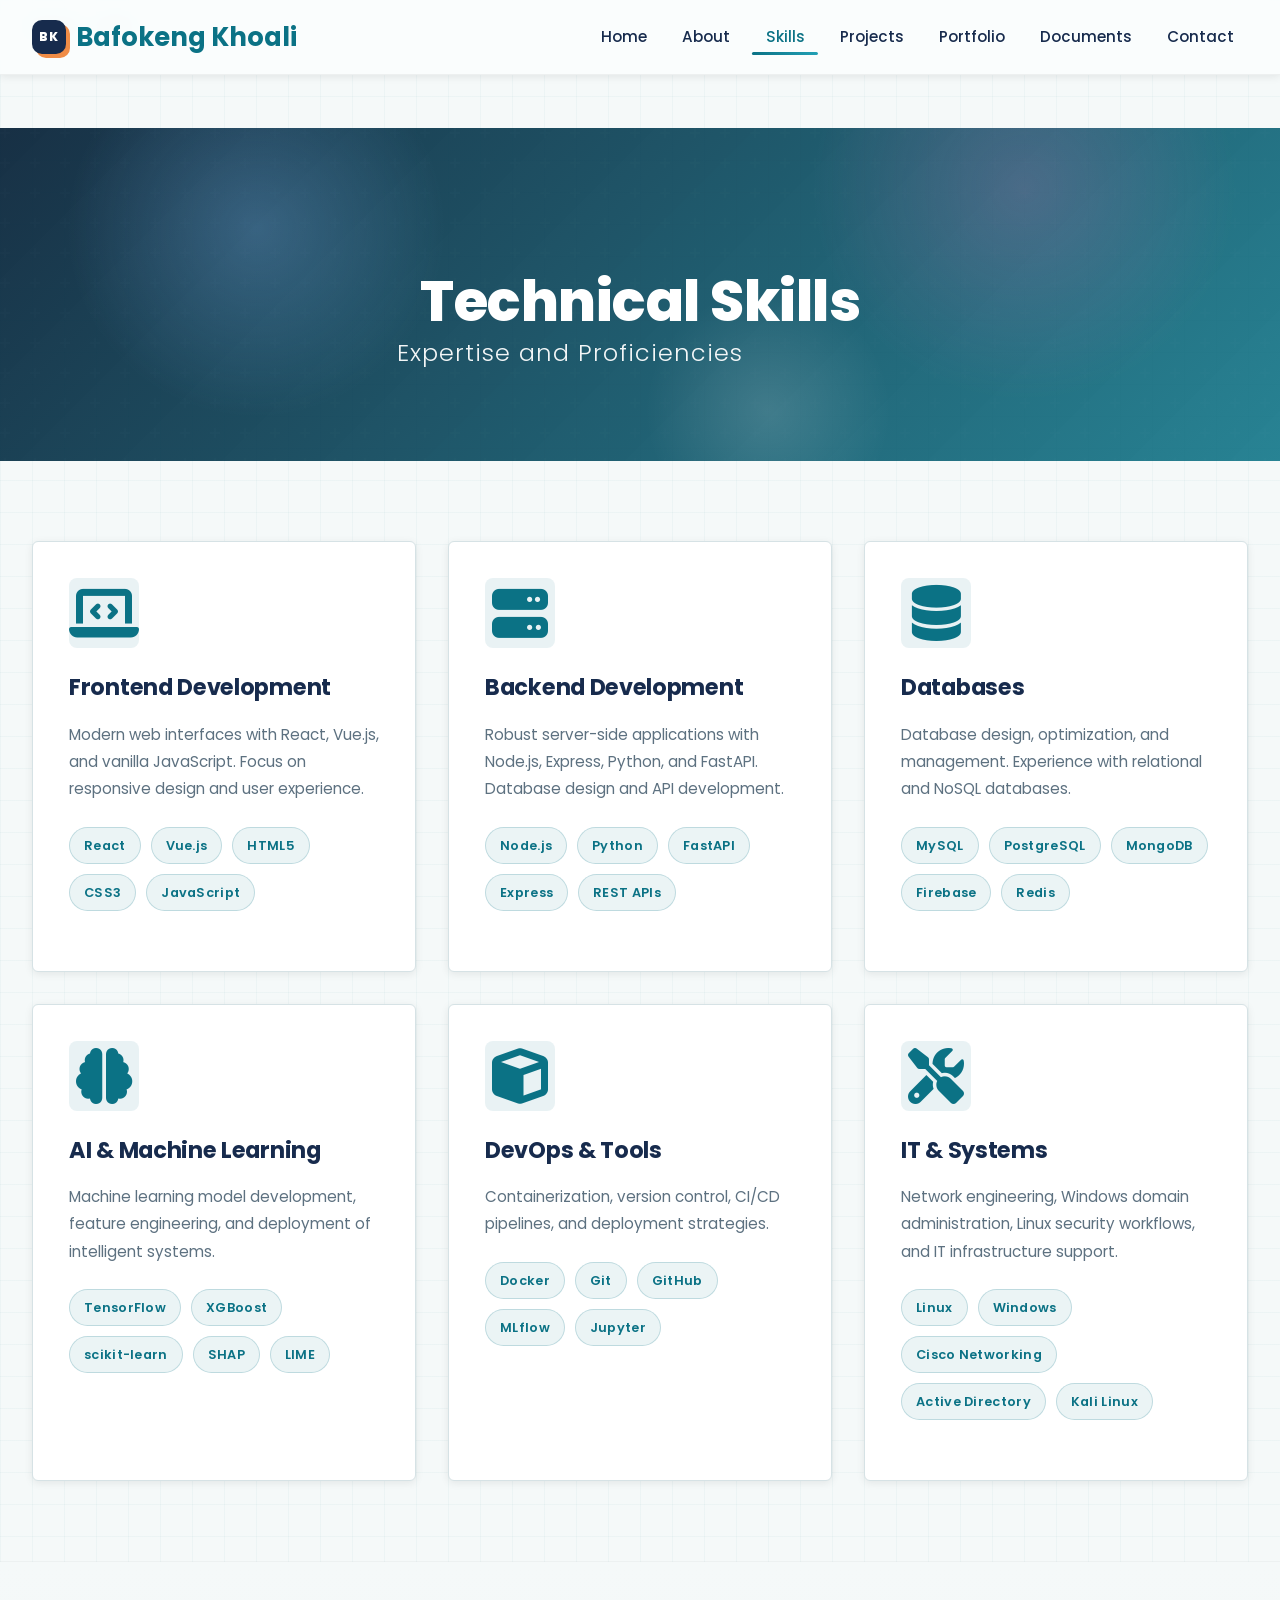
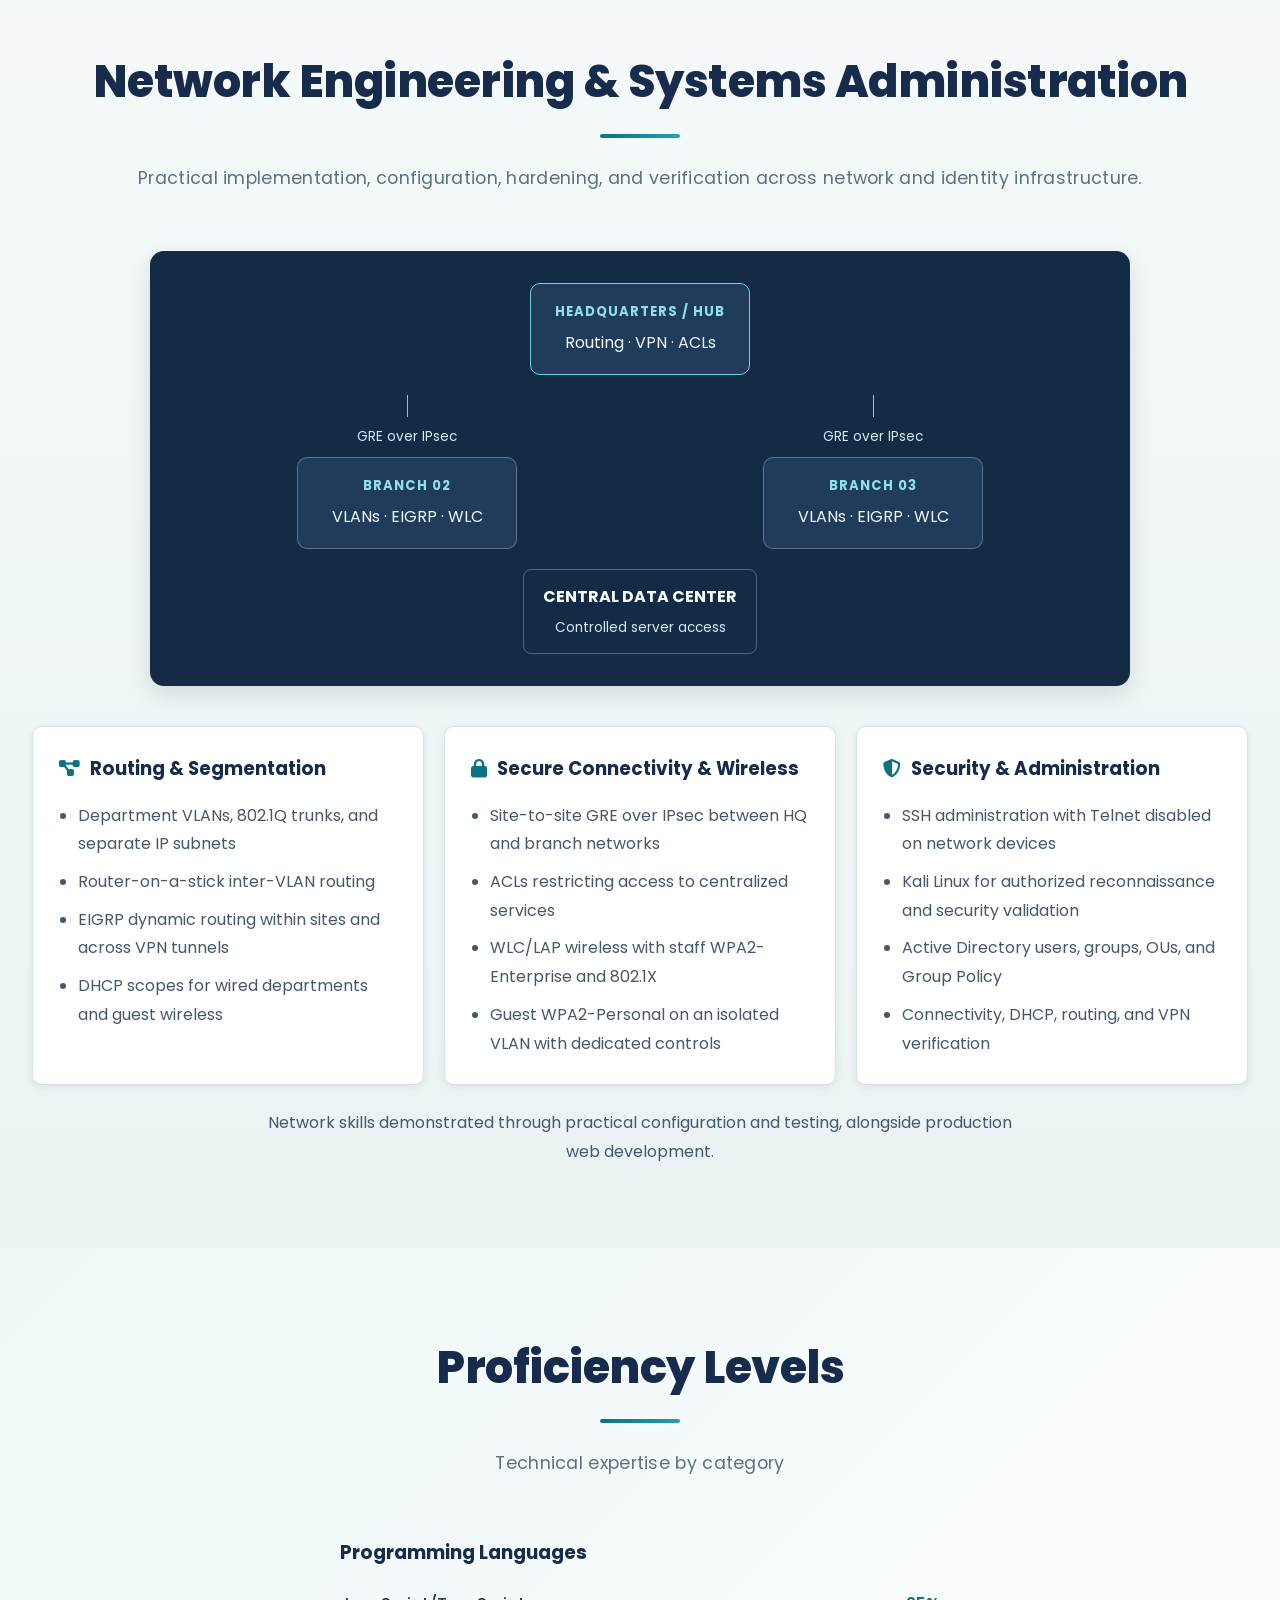
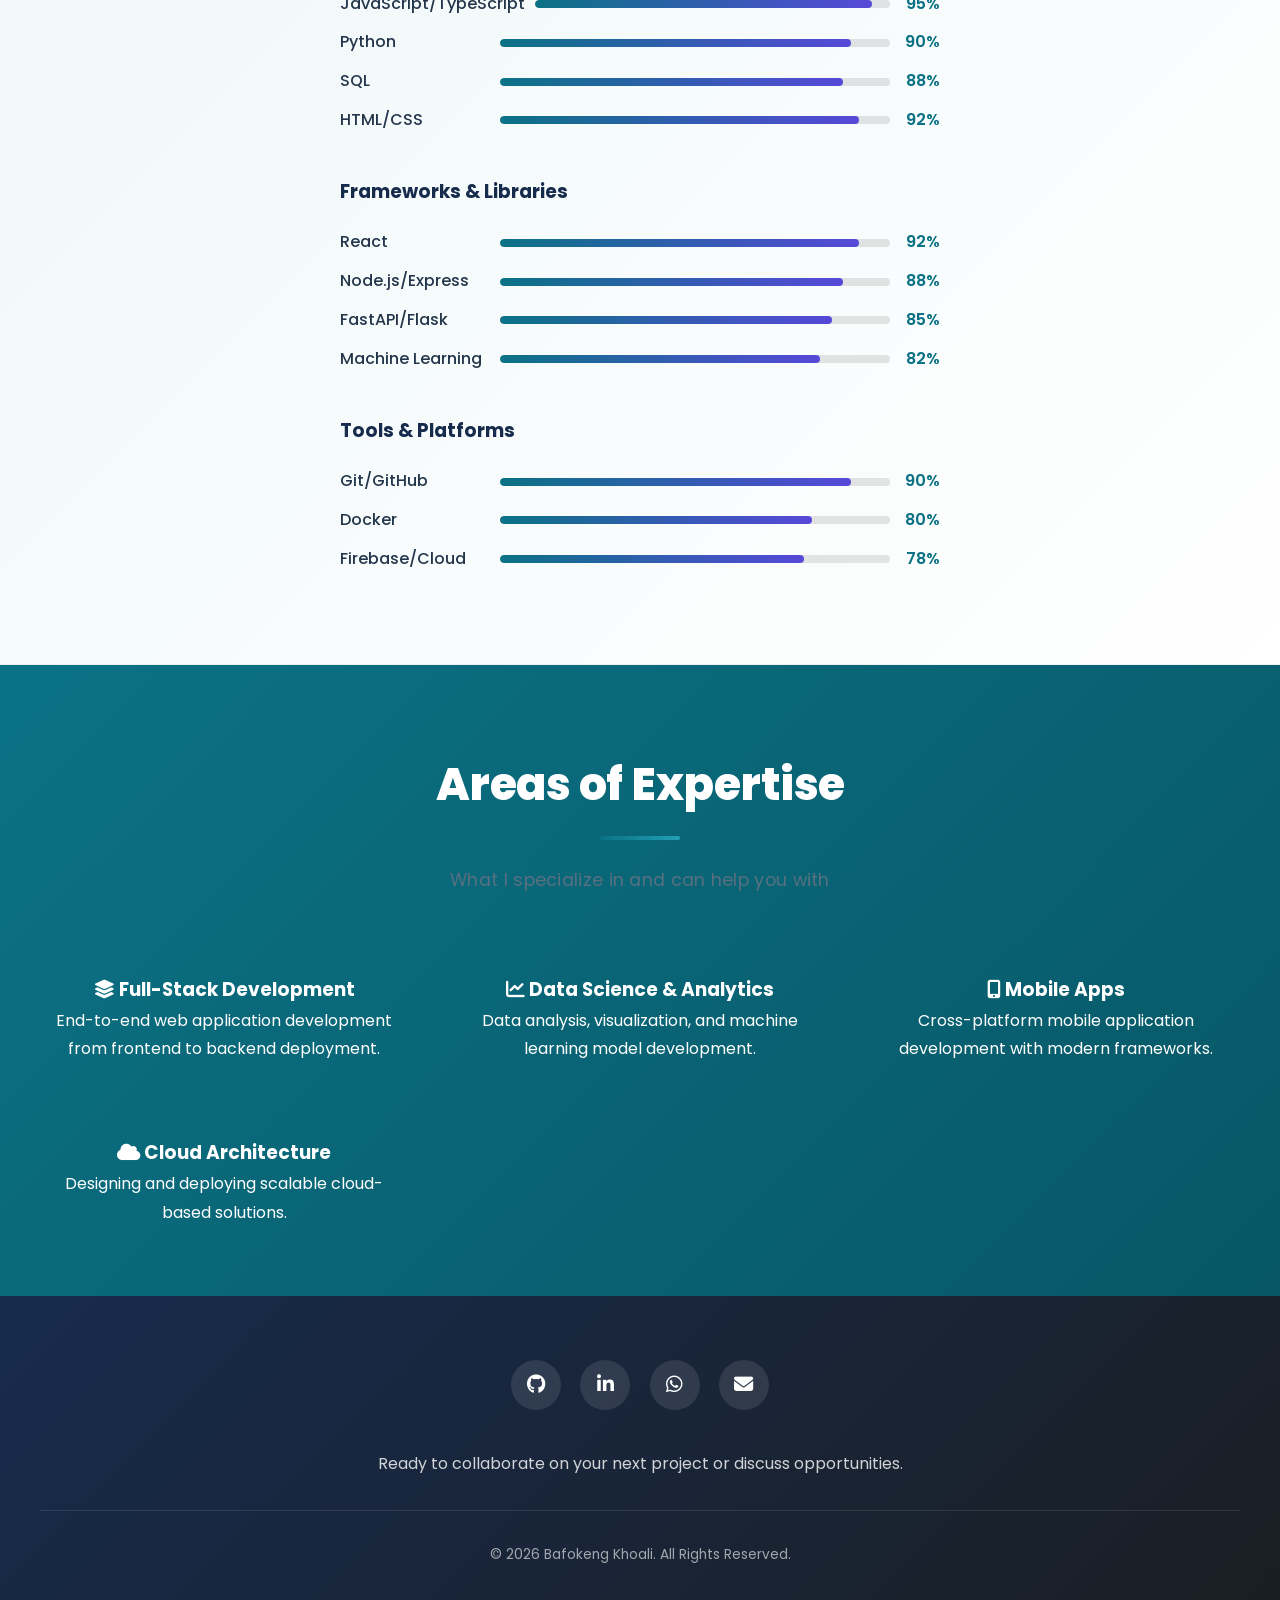
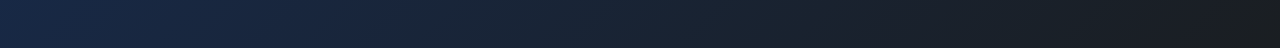
<file: skills.html>
<!DOCTYPE html>
<html lang="en">

<head>
    <meta charset="UTF-8">
    <meta name="viewport" content="width=device-width, initial-scale=1.0">
    <meta name="description" content="Explore Bafokeng Khoali's technical skills in full-stack development, AI and machine learning, cybersecurity, and IT infrastructure.">
    <meta name="author" content="Bafokeng Khoali">
    <meta name="robots" content="index, follow">
    <meta name="theme-color" content="#3b3f87">
    <link rel="canonical" href="https://bkresume.vercel.app/skills.html">
    <link rel="icon" type="image/svg+xml" href="/favicon.svg">
    <meta property="og:site_name" content="Bafokeng Khoali">
    <meta property="og:type" content="website">
    <meta property="og:title" content="Technical Skills | Bafokeng Khoali">
    <meta property="og:description" content="Explore Bafokeng Khoali's technical skills in full-stack development, AI and machine learning, cybersecurity, and IT infrastructure.">
    <meta property="og:url" content="https://bkresume.vercel.app/skills.html">
    <meta property="og:image" content="https://bkresume.vercel.app/img/og-image.png">
    <meta property="og:image:type" content="image/png">
    <meta property="og:image:width" content="1200">
    <meta property="og:image:height" content="630">
    <meta property="og:image:alt" content="Bafokeng Khoali, IT specialist, penetration testing engineer, and full-stack developer in Lesotho">
    <meta name="twitter:card" content="summary_large_image">
    <meta name="twitter:title" content="Technical Skills | Bafokeng Khoali">
    <meta name="twitter:description" content="Full-stack development, AI/ML, cybersecurity, and IT infrastructure skills.">
    <meta name="twitter:image" content="https://bkresume.vercel.app/img/og-image.png">
    <script type="application/ld+json">
        {
            "@context": "https://schema.org",
            "@type": "BreadcrumbList",
            "itemListElement": [
                {"@type": "ListItem", "position": 1, "name": "Home", "item": "https://bkresume.vercel.app/"},
                {"@type": "ListItem", "position": 2, "name": "Skills", "item": "https://bkresume.vercel.app/skills.html"}
            ]
        }
    </script>
    
    <title>Technical Skills | Bafokeng Khoali</title>
    
    <link rel="preconnect" href="https://fonts.googleapis.com">
    <link rel="preconnect" href="https://fonts.gstatic.com" crossorigin>
    <link href="https://fonts.googleapis.com/css2?family=Poppins:wght@300;400;500;600;700&display=swap" rel="stylesheet">
    <link rel="stylesheet" href="https://cdnjs.cloudflare.com/ajax/libs/font-awesome/6.4.0/css/all.min.css">
    <link rel="stylesheet" href="css/shared-styles.css">

    <style>
        .skill-level {
            display: flex;
            align-items: center;
            gap: 10px;
            margin: 10px 0;
        }

        .skill-name {
            min-width: 150px;
            font-weight: 500;
        }

        .skill-bar {
            flex: 1;
            height: 8px;
            background: rgba(0,0,0,0.1);
            border-radius: 4px;
            overflow: hidden;
        }

        .skill-progress {
            height: 100%;
            background: linear-gradient(90deg, var(--primary-color), #5649d8);
            border-radius: 4px;
            transition: width 0.3s ease;
        }

        .skill-percent {
            min-width: 40px;
            text-align: right;
            font-weight: 600;
            color: var(--primary-color);
        }
    </style>
</head>

<body>
    <!-- Navigation -->
    <nav class="navbar">
        <div class="navbar-container">
            <a href="/" class="navbar-brand">
                <span class="brand-mark" aria-hidden="true">BK</span> Bafokeng Khoali
            </a>
            <ul class="nav-menu" id="primary-navigation">
                <li><a href="/" class="nav-link">Home</a></li>
                <li><a href="about.html" class="nav-link">About</a></li>
                <li><a href="skills.html" class="nav-link active">Skills</a></li>
                <li><a href="projects.html" class="nav-link">Projects</a></li>
                <li><a href="portfolio.html" class="nav-link">Portfolio</a></li>
                <li><a href="documents.html" class="nav-link">Documents</a></li>
                <li><a href="contact.html" class="nav-link">Contact</a></li>
            </ul>
            <button class="mobile-toggle" type="button" aria-label="Toggle navigation" aria-controls="primary-navigation" aria-expanded="false">
                <span></span>
                <span></span>
                <span></span>
            </button>
        </div>
    </nav>

    <nav class="seo-breadcrumb" aria-label="Breadcrumb">
        <ol>
            <li><a href="/">Home</a></li>
            <li aria-current="page">Skills</li>
        </ol>
    </nav>

    <!-- Header -->
    <header>
        <div class="header-content">
            <h1>Technical Skills</h1>
            <h2>Expertise and Proficiencies</h2>
        </div>
    </header>

    <!-- Main Content -->
    <main>
        <section id="skills-overview">
            <div class="container">
                <div class="row">
                    <div class="card">
                        <div class="card-icon"><i class="fas fa-laptop-code"></i></div>
                        <h3>Frontend Development</h3>
                        <p>Modern web interfaces with React, Vue.js, and vanilla JavaScript. Focus on responsive design and user experience.</p>
                        <div class="tech-tags">
                            <span class="tech-tag">React</span>
                            <span class="tech-tag">Vue.js</span>
                            <span class="tech-tag">HTML5</span>
                            <span class="tech-tag">CSS3</span>
                            <span class="tech-tag">JavaScript</span>
                        </div>
                    </div>
                    <div class="card">
                        <div class="card-icon"><i class="fas fa-server"></i></div>
                        <h3>Backend Development</h3>
                        <p>Robust server-side applications with Node.js, Express, Python, and FastAPI. Database design and API development.</p>
                        <div class="tech-tags">
                            <span class="tech-tag">Node.js</span>
                            <span class="tech-tag">Python</span>
                            <span class="tech-tag">FastAPI</span>
                            <span class="tech-tag">Express</span>
                            <span class="tech-tag">REST APIs</span>
                        </div>
                    </div>
                    <div class="card">
                        <div class="card-icon"><i class="fas fa-database"></i></div>
                        <h3>Databases</h3>
                        <p>Database design, optimization, and management. Experience with relational and NoSQL databases.</p>
                        <div class="tech-tags">
                            <span class="tech-tag">MySQL</span>
                            <span class="tech-tag">PostgreSQL</span>
                            <span class="tech-tag">MongoDB</span>
                            <span class="tech-tag">Firebase</span>
                            <span class="tech-tag">Redis</span>
                        </div>
                    </div>
                    <div class="card">
                        <div class="card-icon"><i class="fas fa-brain"></i></div>
                        <h3>AI & Machine Learning</h3>
                        <p>Machine learning model development, feature engineering, and deployment of intelligent systems.</p>
                        <div class="tech-tags">
                            <span class="tech-tag">TensorFlow</span>
                            <span class="tech-tag">XGBoost</span>
                            <span class="tech-tag">scikit-learn</span>
                            <span class="tech-tag">SHAP</span>
                            <span class="tech-tag">LIME</span>
                        </div>
                    </div>
                    <div class="card">
                        <div class="card-icon"><i class="fas fa-cube"></i></div>
                        <h3>DevOps & Tools</h3>
                        <p>Containerization, version control, CI/CD pipelines, and deployment strategies.</p>
                        <div class="tech-tags">
                            <span class="tech-tag">Docker</span>
                            <span class="tech-tag">Git</span>
                            <span class="tech-tag">GitHub</span>
                            <span class="tech-tag">MLflow</span>
                            <span class="tech-tag">Jupyter</span>
                        </div>
                    </div>
                    <div class="card">
                        <div class="card-icon"><i class="fas fa-tools"></i></div>
                        <h3>IT & Systems</h3>
                        <p>Network engineering, Windows domain administration, Linux security workflows, and IT infrastructure support.</p>
                        <div class="tech-tags">
                            <span class="tech-tag">Linux</span>
                            <span class="tech-tag">Windows</span>
                            <span class="tech-tag">Cisco Networking</span>
                            <span class="tech-tag">Active Directory</span>
                            <span class="tech-tag">Kali Linux</span>
                        </div>
                    </div>
                </div>
            </div>
        </section>

        <section id="networking" class="networking-section">
            <div class="container">
                <div class="section-title">
                    <h2>Network Engineering & Systems Administration</h2>
                    <p>Practical implementation, configuration, hardening, and verification across network and identity infrastructure.</p>
                </div>

                <div class="network-topology" role="img" aria-label="Network topology showing headquarters connected securely to two branches and a centralized data center">
                    <div class="topology-node topology-hq">
                        <span class="topology-label">HEADQUARTERS / HUB</span>
                        <span>Routing · VPN · ACLs</span>
                    </div>
                    <div class="topology-links" aria-hidden="true">
                        <span>GRE over IPsec</span>
                        <span>GRE over IPsec</span>
                    </div>
                    <div class="topology-branches">
                        <div class="topology-node">
                            <span class="topology-label">BRANCH 02</span>
                            <span>VLANs · EIGRP · WLC</span>
                        </div>
                        <div class="topology-node">
                            <span class="topology-label">BRANCH 03</span>
                            <span>VLANs · EIGRP · WLC</span>
                        </div>
                    </div>
                    <div class="topology-datacenter">CENTRAL DATA CENTER <span>Controlled server access</span></div>
                </div>

                <div class="network-skills-grid">
                    <article class="network-skill-card">
                        <h3><i class="fas fa-project-diagram" aria-hidden="true"></i> Routing & Segmentation</h3>
                        <ul>
                            <li>Department VLANs, 802.1Q trunks, and separate IP subnets</li>
                            <li>Router-on-a-stick inter-VLAN routing</li>
                            <li>EIGRP dynamic routing within sites and across VPN tunnels</li>
                            <li>DHCP scopes for wired departments and guest wireless</li>
                        </ul>
                    </article>
                    <article class="network-skill-card">
                        <h3><i class="fas fa-lock" aria-hidden="true"></i> Secure Connectivity & Wireless</h3>
                        <ul>
                            <li>Site-to-site GRE over IPsec between HQ and branch networks</li>
                            <li>ACLs restricting access to centralized services</li>
                            <li>WLC/LAP wireless with staff WPA2-Enterprise and 802.1X</li>
                            <li>Guest WPA2-Personal on an isolated VLAN with dedicated controls</li>
                        </ul>
                    </article>
                    <article class="network-skill-card">
                        <h3><i class="fas fa-shield-alt" aria-hidden="true"></i> Security & Administration</h3>
                        <ul>
                            <li>SSH administration with Telnet disabled on network devices</li>
                            <li>Kali Linux for authorized reconnaissance and security validation</li>
                            <li>Active Directory users, groups, OUs, and Group Policy</li>
                            <li>Connectivity, DHCP, routing, and VPN verification</li>
                        </ul>
                    </article>
                </div>
                <p class="networking-note">Network skills demonstrated through practical configuration and testing, alongside production web development.</p>
            </div>
        </section>

        <section id="skill-levels" class="bg-light">
            <div class="container">
                <div class="section-title">
                    <h2>Proficiency Levels</h2>
                    <p>Technical expertise by category</p>
                </div>

                <div style="max-width: 600px; margin: 0 auto;">
                    <h3 style="margin-bottom: 20px; color: var(--secondary-color);">Programming Languages</h3>
                    <div class="skill-level">
                        <div class="skill-name">JavaScript/TypeScript</div>
                        <div class="skill-bar"><div class="skill-progress" style="width: 95%;"></div></div>
                        <div class="skill-percent">95%</div>
                    </div>
                    <div class="skill-level">
                        <div class="skill-name">Python</div>
                        <div class="skill-bar"><div class="skill-progress" style="width: 90%;"></div></div>
                        <div class="skill-percent">90%</div>
                    </div>
                    <div class="skill-level">
                        <div class="skill-name">SQL</div>
                        <div class="skill-bar"><div class="skill-progress" style="width: 88%;"></div></div>
                        <div class="skill-percent">88%</div>
                    </div>
                    <div class="skill-level">
                        <div class="skill-name">HTML/CSS</div>
                        <div class="skill-bar"><div class="skill-progress" style="width: 92%;"></div></div>
                        <div class="skill-percent">92%</div>
                    </div>

                    <h3 style="margin-top: 40px; margin-bottom: 20px; color: var(--secondary-color);">Frameworks & Libraries</h3>
                    <div class="skill-level">
                        <div class="skill-name">React</div>
                        <div class="skill-bar"><div class="skill-progress" style="width: 92%;"></div></div>
                        <div class="skill-percent">92%</div>
                    </div>
                    <div class="skill-level">
                        <div class="skill-name">Node.js/Express</div>
                        <div class="skill-bar"><div class="skill-progress" style="width: 88%;"></div></div>
                        <div class="skill-percent">88%</div>
                    </div>
                    <div class="skill-level">
                        <div class="skill-name">FastAPI/Flask</div>
                        <div class="skill-bar"><div class="skill-progress" style="width: 85%;"></div></div>
                        <div class="skill-percent">85%</div>
                    </div>
                    <div class="skill-level">
                        <div class="skill-name">Machine Learning</div>
                        <div class="skill-bar"><div class="skill-progress" style="width: 82%;"></div></div>
                        <div class="skill-percent">82%</div>
                    </div>

                    <h3 style="margin-top: 40px; margin-bottom: 20px; color: var(--secondary-color);">Tools & Platforms</h3>
                    <div class="skill-level">
                        <div class="skill-name">Git/GitHub</div>
                        <div class="skill-bar"><div class="skill-progress" style="width: 90%;"></div></div>
                        <div class="skill-percent">90%</div>
                    </div>
                    <div class="skill-level">
                        <div class="skill-name">Docker</div>
                        <div class="skill-bar"><div class="skill-progress" style="width: 80%;"></div></div>
                        <div class="skill-percent">80%</div>
                    </div>
                    <div class="skill-level">
                        <div class="skill-name">Firebase/Cloud</div>
                        <div class="skill-bar"><div class="skill-progress" style="width: 78%;"></div></div>
                        <div class="skill-percent">78%</div>
                    </div>
                </div>
            </div>
        </section>

        <section id="expertise" class="bg-primary">
            <div class="container">
                <div class="section-title" style="color: white;">
                    <h2 style="color: white;">Areas of Expertise</h2>
                    <p style="opacity: 0.95;">What I specialize in and can help you with</p>
                </div>
                <div class="row" style="color: white;">
                    <div style="padding: 20px; text-align: center;">
                        <h3><i class="fas fa-layer-group"></i> Full-Stack Development</h3>
                        <p>End-to-end web application development from frontend to backend deployment.</p>
                    </div>
                    <div style="padding: 20px; text-align: center;">
                        <h3><i class="fas fa-chart-line"></i> Data Science & Analytics</h3>
                        <p>Data analysis, visualization, and machine learning model development.</p>
                    </div>
                    <div style="padding: 20px; text-align: center;">
                        <h3><i class="fas fa-mobile-alt"></i> Mobile Apps</h3>
                        <p>Cross-platform mobile application development with modern frameworks.</p>
                    </div>
                    <div style="padding: 20px; text-align: center;">
                        <h3><i class="fas fa-cloud"></i> Cloud Architecture</h3>
                        <p>Designing and deploying scalable cloud-based solutions.</p>
                    </div>
                </div>
            </div>
        </section>
    </main>

    <!-- Footer -->
    <footer>
        <div class="footer-content">
            <div class="footer-social-links">
                <a href="https://github.com/Baffy-s-Computer-Solution/" target="_blank" title="GitHub">
                    <i class="fab fa-github"></i>
                </a>
                <a href="https://www.linkedin.com/in/bafokeng-khoali-749337437/" target="_blank" title="LinkedIn">
                    <i class="fab fa-linkedin-in"></i>
                </a>
                <a href="https://wa.me/26653764723" target="_blank" title="WhatsApp">
                    <i class="fab fa-whatsapp"></i>
                </a>
                <a href="mailto:khoalibafokeng6@gmail.com" title="Email">
                    <i class="fas fa-envelope"></i>
                </a>
            </div>
            <p>Ready to collaborate on your next project or discuss opportunities.</p>
            <p class="copyright">&copy; <span id="year"></span> Bafokeng Khoali. All Rights Reserved.</p>
        </div>
    </footer>

    <script src="js/shared-nav.js"></script>
</body>

</html>
</file>
<file: css/shared-styles.css>
/* ========================================
   PRODUCTION-READY PROFESSIONAL STYLESHEET
   ========================================
   Author: Bafokeng Khoali
   Updated: 2026
   ======================================== */

:root {
    --primary-color: #0b7285;
    --primary-dark: #075766;
    --primary-light: #21a0b5;
    --secondary-color: #172b4d;
    --accent-color: #f08c46;
    --light-color: #eef7f8;
    --light-gray: #e5eef0;
    --medium-gray: #d6e2e5;
    --dark-color: #10233f;
    --text-color: #24364b;
    --text-light: #5d7180;
    --text-lighter: #8da0ab;
    --success-color: #198754;
    --danger-color: #c94c4c;
    --shadow-sm: 0 2px 8px rgba(0, 0, 0, 0.08);
    --shadow-md: 0 8px 24px rgba(0, 0, 0, 0.12);
    --shadow-lg: 0 15px 40px rgba(0, 0, 0, 0.15);
    --transition: all 0.3s cubic-bezier(0.25, 0.46, 0.45, 0.94);
    --transition-slow: all 0.5s cubic-bezier(0.25, 0.46, 0.45, 0.94);
}

/* ========================================
   GLOBAL STYLES
   ======================================== */

* {
    margin: 0;
    padding: 0;
    box-sizing: border-box;
}

html {
    scroll-behavior: smooth;
    overflow-x: hidden;
}

body {
    font-family: 'Poppins', -apple-system, BlinkMacSystemFont, 'Segoe UI', Roboto, sans-serif;
    color: var(--text-color);
    line-height: 1.8;
    background-color: #f5f9f9;
    background-image: linear-gradient(rgba(11, 114, 133, 0.035) 1px, transparent 1px), linear-gradient(90deg, rgba(11, 114, 133, 0.035) 1px, transparent 1px);
    background-size: 32px 32px;
    font-size: 16px;
    font-weight: 400;
    -webkit-font-smoothing: antialiased;
    -moz-osx-font-smoothing: grayscale;
}

/* Scroll Animations */
@keyframes fadeInUp {
    from {
        opacity: 0;
        transform: translateY(40px);
    }
    to {
        opacity: 1;
        transform: translateY(0);
    }
}

@keyframes slideInLeft {
    from {
        opacity: 0;
        transform: translateX(-50px);
    }
    to {
        opacity: 1;
        transform: translateX(0);
    }
}

@keyframes slideInRight {
    from {
        opacity: 0;
        transform: translateX(50px);
    }
    to {
        opacity: 1;
        transform: translateX(0);
    }
}

@keyframes slideInDown {
    from {
        opacity: 0;
        transform: translateY(-30px);
    }
    to {
        opacity: 1;
        transform: translateY(0);
    }
}

@keyframes scaleIn {
    from {
        opacity: 0;
        transform: scale(0.95);
    }
    to {
        opacity: 1;
        transform: scale(1);
    }
}

@keyframes pulse {
    0%, 100% { opacity: 1; }
    50% { opacity: 0.8; }
}

@keyframes float {
    0%, 100% { transform: translateY(0px); }
    50% { transform: translateY(-10px); }
}

.animate-on-scroll {
    animation: fadeInUp 0.8s ease forwards;
    opacity: 0;
}

.animate-on-scroll.visible {
    opacity: 1;
}

/* ========================================
   NAVIGATION BAR
   ======================================== */

.navbar {
    background: rgba(250, 253, 253, 0.94);
    backdrop-filter: blur(10px);
    box-shadow: var(--shadow-sm);
    height: 75px;
    transition: var(--transition-slow);
    position: fixed;
    top: 0;
    left: 0;
    right: 0;
    z-index: 1000;
    border-bottom: 1px solid rgba(0, 0, 0, 0.05);
}

.navbar.scrolled {
    background: rgba(255, 255, 255, 0.98);
    box-shadow: var(--shadow-md);
    height: 65px;
}

.navbar-container {
    max-width: 1400px;
    margin: 0 auto;
    padding: 0 2rem;
    display: flex;
    justify-content: space-between;
    align-items: center;
    gap: 1rem;
    height: 100%;
}

.navbar-brand {
    font-weight: 700;
    font-size: 1.6rem;
    color: var(--primary-color);
    text-decoration: none;
    display: flex;
    align-items: center;
    gap: 10px;
    flex-shrink: 0;
    white-space: nowrap;
    transition: var(--transition);
}

.brand-mark {
    display: inline-grid;
    place-items: center;
    width: 34px;
    height: 34px;
    border-radius: 10px;
    background: var(--secondary-color);
    color: #fff;
    font-size: 0.75rem;
    font-weight: 800;
    letter-spacing: 0.08em;
    box-shadow: 4px 4px 0 var(--accent-color);
}

.navbar-brand:hover {
    color: var(--primary-dark);
    transform: scale(1.05);
}

.nav-menu {
    display: flex;
    list-style: none;
    gap: 0.5rem;
    align-items: center;
    flex: 1;
    justify-content: flex-end;
}

.nav-link {
    color: var(--secondary-color);
    text-decoration: none;
    font-weight: 500;
    font-size: 0.95rem;
    position: relative;
    transition: var(--transition);
    padding: 0.5rem 0.85rem;
    border-radius: 6px;
}

.nav-link::before {
    content: '';
    position: absolute;
    bottom: 0;
    left: 50%;
    width: 0;
    height: 3px;
    background: linear-gradient(90deg, var(--primary-color), var(--primary-light));
    border-radius: 3px;
    transition: var(--transition);
    transform: translateX(-50%);
}

.nav-link:hover {
    color: var(--primary-color);
    background: rgba(108, 92, 231, 0.05);
}

.nav-link:hover::before {
    width: 100%;
}

.nav-link.active {
    color: var(--primary-color);
}

.nav-link.active::before {
    width: 100%;
}

.mobile-toggle {
    display: none;
    flex-direction: column;
    cursor: pointer;
    background: none;
    border: none;
    padding: 8px;
    gap: 6px;
}

.seo-breadcrumb {
    max-width: 1400px;
    margin: 0 auto;
    padding: 0.85rem 2rem;
    color: var(--text-light);
    font-size: 0.9rem;
}

.seo-breadcrumb ol {
    display: flex;
    flex-wrap: wrap;
    gap: 0.55rem;
    list-style: none;
    margin: 0;
    padding: 0;
}

.seo-breadcrumb li + li::before {
    content: "/";
    margin-right: 0.55rem;
    color: var(--text-lighter);
}

.seo-breadcrumb a {
    color: var(--primary-dark);
    text-decoration: none;
}

.seo-breadcrumb a:hover {
    text-decoration: underline;
}

.mobile-toggle span {
    width: 24px;
    height: 2.5px;
    background: var(--secondary-color);
    border-radius: 2px;
    transition: var(--transition);
}

.mobile-toggle.active span:nth-child(1) {
    transform: rotate(45deg) translate(10px, 10px);
}

.mobile-toggle.active span:nth-child(2) {
    opacity: 0;
}

.mobile-toggle.active span:nth-child(3) {
    transform: rotate(-45deg) translate(7px, -7px);
}

/* ========================================
   HEADER/HERO SECTION
   ======================================== */

header {
    background: linear-gradient(135deg, rgba(9, 35, 57, 0.94), rgba(11, 114, 133, 0.88)), url("https://images.unsplash.com/photo-1518770660439-4636190af475?auto=format&fit=crop&w=1600&q=80") center/cover no-repeat;
    background-blend-mode: overlay;
    color: white;
    padding: 140px 2rem 90px;
    text-align: center;
    margin-top: 75px;
    position: relative;
    overflow: hidden;
}

header::before {
    content: '';
    position: absolute;
    top: 0;
    left: 0;
    right: 0;
    bottom: 0;
    background: url("data:image/svg+xml,%3Csvg width='60' height='60' viewBox='0 0 60 60' xmlns='http://www.w3.org/2000/svg'%3E%3Cg fill='none' fill-rule='evenodd'%3E%3Cg fill='%23ffffff' fill-opacity='0.08'%3E%3Cpath d='M36 34v-4h-2v4h-4v2h4v4h2v-4h4v-2h-4zm0-30V0h-2v4h-4v2h4v4h2V6h4V4h-4zM6 34v-4H4v4H0v2h4v4h2v-4h4v-2H6zM6 4V0H4v4H0v2h4v4h2V6h4V4H6z'/%3E%3C/g%3E%3C/g%3E%3C/svg%3E");
    opacity: 0.12;
}

header::after {
    content: '';
    position: absolute;
    inset: 0;
    background: radial-gradient(circle at 20% 30%, rgba(142, 195, 255, 0.25), transparent 18%),
                radial-gradient(circle at 80% 18%, rgba(255, 121, 198, 0.18), transparent 20%),
                radial-gradient(circle at 60% 85%, rgba(255, 255, 255, 0.14), transparent 15%);
    pointer-events: none;
}

.header-content {
    position: relative;
    z-index: 1;
    max-width: 900px;
    margin: 0 auto;
    width: 100%;
}

#home .header-content {
    display: flex;
    flex-direction: column;
    align-items: center;
    gap: 1rem;
}

#home .header-content > * {
    animation: none;
}

.profile-img {
    width: 160px;
    height: 160px;
    border-radius: 50%;
    border: 5px solid rgba(255, 255, 255, 0.75);
    object-fit: cover;
    box-shadow: 0 20px 50px rgba(0, 0, 0, 0.3);
    display: block;
    margin: 0 auto 0.5rem;
    animation: slideInDown 0.8s ease 0.2s backwards;
    transition: var(--transition);
}

.about-profile-img {
    display: block;
    width: min(100%, 360px);
    aspect-ratio: 1;
    height: auto;
    margin: 0 auto;
    border-radius: 50%;
    object-fit: cover;
    box-shadow: var(--shadow-md);
}

#about-intro .row {
    align-items: center;
}

.profile-img:hover {
    transform: scale(1.05) translateY(-5px);
    box-shadow: 0 25px 60px rgba(0, 0, 0, 0.4);
}

header h1 {
    font-size: 3.5rem;
    font-weight: 800;
    margin: 0;
    animation: slideInDown 0.8s ease 0.3s backwards;
    letter-spacing: -0.5px;
    line-height: 1.2;
}

header h2 {
    font-size: 1.5rem;
    font-weight: 300;
    opacity: 0.95;
    animation: slideInDown 0.8s ease 0.4s backwards;
    letter-spacing: 1px;
    line-height: 1.5;
    max-width: 760px;
    margin: 0;
}

.contact-info {
    margin: 2rem 0;
    display: flex;
    justify-content: center;
    flex-wrap: wrap;
    gap: 1.5rem;
    animation: slideInDown 0.8s ease 0.5s backwards;
}

.contact-info a {
    color: rgba(255, 255, 255, 0.9);
    text-decoration: none;
    display: flex;
    align-items: center;
    gap: 8px;
    transition: var(--transition);
    padding: 8px 14px;
    border-radius: 8px;
    background: rgba(255, 255, 255, 0.1);
    font-weight: 500;
}

.contact-info a:hover {
    background: rgba(255, 255, 255, 0.2);
    transform: translateY(-3px);
}

.social-links {
    margin-top: 2.5rem;
    display: flex;
    justify-content: center;
    gap: 1.2rem;
    animation: slideInDown 0.8s ease 0.6s backwards;
    flex-wrap: wrap;
}

.social-links a {
    display: flex;
    align-items: center;
    justify-content: center;
    width: 50px;
    height: 50px;
    background: rgba(255, 255, 255, 0.12);
    border-radius: 50%;
    color: white;
    text-decoration: none;
    transition: var(--transition-slow);
    font-size: 1.2rem;
    border: 2px solid transparent;
}

.social-links a:hover {
    background: rgba(255, 255, 255, 0.25);
    transform: translateY(-8px) scale(1.1) rotate(10deg);
    border-color: rgba(255, 255, 255, 0.5);
    box-shadow: 0 15px 35px rgba(0, 0, 0, 0.2);
}

.hero-labels {
    display: inline-flex;
    flex-wrap: wrap;
    justify-content: center;
    gap: 0.75rem;
    margin-bottom: 2rem;
}

.hero-labels span {
    background: rgba(255, 255, 255, 0.12);
    color: rgba(255, 255, 255, 0.92);
    padding: 0.75rem 1rem;
    border-radius: 999px;
    font-size: 0.92rem;
    letter-spacing: 0.7px;
    border: 1px solid rgba(255, 255, 255, 0.15);
    backdrop-filter: blur(8px);
}

.hero-intro {
    max-width: 750px;
    margin: 0 auto 0.5rem;
    color: rgba(255, 255, 255, 0.92);
    font-size: 1.05rem;
    line-height: 1.8;
    text-wrap: balance;
}

.hero-actions {
    display: flex;
    justify-content: center;
    gap: 1rem;
    flex-wrap: wrap;
    margin: 0 0 0.5rem;
}

.hero-actions .btn {
    min-width: 180px;
}

.highlight-grid,
.stats-grid,
.documentation-grid {
    display: grid;
    grid-template-columns: repeat(auto-fit, minmax(250px, 1fr));
    gap: 1.5rem;
}

.document-cta .card {
    background: rgba(255, 255, 255, 0.07);
    border-color: rgba(255, 255, 255, 0.18);
    color: white;
}

.document-cta .card h3,
.document-cta .card p,
.document-cta .card .tech-tag {
    color: white;
}

.document-cta .btn-outline {
    color: white;
    border-color: rgba(255, 255, 255, 0.65);
}

.document-cta .btn-outline:hover {
    background: rgba(255, 255, 255, 0.15);
}

.document-cta .card::before {
    background: linear-gradient(90deg, rgba(255, 255, 255, 0.35), rgba(255, 255, 255, 0));
}

.stats-grid .card {
    min-height: 240px;
}

.hero-actions .btn-primary,
.hero-actions .btn-outline {
    border-radius: 10px;
}

/* ========================================
   MAIN CONTENT & SECTIONS
   ======================================== */

main {
    max-width: 1400px;
    margin: 0 auto;
    padding: 0;
}

section {
    padding: 5rem 0;
    border-bottom: 1px solid rgba(0, 0, 0, 0.03);
}

section:last-of-type {
    border-bottom: none;
    padding-bottom: 3rem;
}

.section-title {
    margin-bottom: 3.5rem;
    text-align: center;
    animation: fadeInUp 0.8s ease;
}

.section-title h2 {
    font-size: 2.8rem;
    color: var(--secondary-color);
    font-weight: 800;
    position: relative;
    display: inline-block;
    margin-bottom: 1rem;
    letter-spacing: -0.5px;
}

.section-title h1 {
    font-size: 2.8rem;
    color: var(--secondary-color);
    font-weight: 800;
    position: relative;
    display: inline-block;
    margin-bottom: 1rem;
    letter-spacing: -0.5px;
}

header.section-title h1 {
    color: white;
}

.section-title h1::after {
    content: '';
    position: absolute;
    bottom: -15px;
    left: 50%;
    width: 80px;
    height: 4px;
    background: linear-gradient(90deg, var(--primary-color), var(--primary-light));
    border-radius: 4px;
    transform: translateX(-50%);
    animation: scaleIn 0.8s ease 0.4s backwards;
}

.section-title h2::after {
    content: '';
    position: absolute;
    bottom: -15px;
    left: 50%;
    width: 80px;
    height: 4px;
    background: linear-gradient(90deg, var(--primary-color), var(--primary-light));
    border-radius: 4px;
    transform: translateX(-50%);
    animation: scaleIn 0.8s ease 0.4s backwards;
}

:focus-visible {
    outline: 3px solid var(--primary-dark);
    outline-offset: 3px;
    box-shadow: 0 0 0 6px #ffffff;
}

.contact-buttons .btn {
    width: auto;
}

.section-title p {
    color: var(--text-light);
    font-size: 1.1rem;
    margin-top: 1.5rem;
    font-weight: 400;
    letter-spacing: 0.3px;
}

/* ========================================
   CARDS
   ======================================== */

.card {
    background: white;
    border: 1px solid var(--medium-gray);
    border-radius: 6px;
    box-shadow: var(--shadow-sm);
    padding: 2.25rem;
    height: 100%;
    transition: transform 0.25s ease, box-shadow 0.25s ease, border-color 0.25s ease;
    position: relative;
    overflow: hidden;
    animation: fadeInUp 0.8s ease;
}

.card::before {
    content: '';
    position: absolute;
    top: 0;
    left: 0;
    right: 0;
    height: 4px;
    background: linear-gradient(90deg, var(--primary-color), var(--accent-color));
    transform: scaleX(0);
    transition: var(--transition);
    transform-origin: left;
}

.card:hover {
    transform: translateY(-6px);
    box-shadow: var(--shadow-lg);
    border-color: var(--primary-light);
}

.card:hover::before {
    transform: scaleX(1);
}

.card-icon {
    font-size: 3.5rem;
    color: var(--primary-color);
    margin-bottom: 1.2rem;
    display: inline-flex;
    align-items: center;
    justify-content: center;
    transition: var(--transition);
    background: rgba(11, 114, 133, 0.09);
    width: 70px;
    height: 70px;
    border-radius: 8px;
}

.card:hover .card-icon {
    background: rgba(108, 92, 231, 0.15);
    transform: scale(1.15) rotate(10deg);
}

.card h3 {
    color: var(--secondary-color);
    font-size: 1.4rem;
    font-weight: 700;
    margin-bottom: 0.8rem;
    letter-spacing: -0.3px;
}

.card p {
    color: var(--text-light);
    margin-bottom: 1rem;
    line-height: 1.8;
    font-size: 0.95rem;
}

/* ========================================
   BUTTONS
   ======================================== */

.btn {
    display: inline-block;
    padding: 12px 28px;
    border-radius: 8px;
    font-weight: 600;
    text-decoration: none;
    transition: var(--transition);
    border: 2px solid transparent;
    cursor: pointer;
    font-family: inherit;
    font-size: 0.95rem;
    letter-spacing: 0.5px;
    position: relative;
    overflow: hidden;
}

.btn::before {
    content: '';
    position: absolute;
    top: 50%;
    left: 50%;
    width: 0;
    height: 0;
    background: rgba(255, 255, 255, 0.3);
    border-radius: 50%;
    transform: translate(-50%, -50%);
    transition: width 0.6s, height 0.6s;
}

.btn:active::before {
    width: 300px;
    height: 300px;
}

.btn-primary {
    background: var(--primary-color);
    color: white;
    border-color: var(--primary-color);
    box-shadow: 0 8px 20px rgba(11, 114, 133, 0.2);
}

.btn-primary:hover {
    background: var(--primary-dark);
    border-color: var(--primary-dark);
    transform: translateY(-2px);
    box-shadow: 0 12px 32px rgba(108, 92, 231, 0.3);
}

.btn-secondary {
    background: var(--secondary-color);
    color: white;
    border-color: var(--secondary-color);
    box-shadow: 0 8px 24px rgba(45, 52, 54, 0.2);
}

.btn-secondary:hover {
    background: #1a1e22;
    border-color: #1a1e22;
    transform: translateY(-2px);
    box-shadow: 0 12px 32px rgba(45, 52, 54, 0.3);
}

.btn-outline {
    background: transparent;
    color: var(--primary-color);
    border: 2px solid var(--primary-color);
}

.btn-outline:hover {
    background: var(--primary-color);
    color: white;
    transform: translateY(-2px);
}

.btn-small {
    padding: 8px 16px;
    font-size: 0.85rem;
}

/* ========================================
   TECH TAGS
   ======================================== */

.tech-tags {
    display: flex;
    flex-wrap: wrap;
    gap: 10px;
    margin: 1.5rem 0;
}

.tech-tag {
    display: inline-block;
    background: rgba(11, 114, 133, 0.08);
    color: var(--primary-color);
    padding: 6px 14px;
    border-radius: 50px;
    font-size: 0.8rem;
    font-weight: 600;
    border: 1px solid rgba(11, 114, 133, 0.2);
    transition: var(--transition);
    letter-spacing: 0.3px;
}

.tech-tag:hover {
    background: linear-gradient(135deg, rgba(108, 92, 231, 0.2), rgba(108, 92, 231, 0.1));
    transform: scale(1.08) translateY(-2px);
    border-color: rgba(108, 92, 231, 0.4);
}

.repo-access-note,
.project-detail {
    color: #43586c;
    font-size: 0.9rem;
    margin-top: 1rem;
}

.project-links {
    display: flex;
    flex-wrap: wrap;
    gap: 0.75rem;
}

.networking-section {
    background: linear-gradient(180deg, #f5f9f9 0%, #eaf3f4 100%);
}

.network-topology {
    max-width: 980px;
    margin: 0 auto 2.5rem;
    padding: 2rem;
    border-radius: 14px;
    background: #142b45;
    color: #f5fbff;
    box-shadow: var(--shadow-md);
    text-align: center;
}

.topology-node {
    display: flex;
    flex-direction: column;
    gap: 0.35rem;
    min-width: 220px;
    padding: 1rem 1.25rem;
    border: 1px solid rgba(255, 255, 255, 0.28);
    border-radius: 10px;
    background: #203c5a;
    color: #eef7ff;
}

.topology-hq {
    width: fit-content;
    margin: 0 auto;
    border-color: #71d1de;
}

.topology-label {
    color: #8ee1e9;
    font-size: 0.82rem;
    font-weight: 700;
    letter-spacing: 0.08em;
}

.topology-links {
    display: flex;
    justify-content: space-around;
    gap: 1rem;
    margin: 1.25rem auto 0.5rem;
    color: #d6e8f5;
    font-size: 0.85rem;
}

.topology-links span {
    flex: 1;
}

.topology-links span::before {
    content: '';
    display: block;
    width: 1px;
    height: 22px;
    margin: 0 auto 0.5rem;
    background: #71d1de;
}

.topology-branches {
    display: flex;
    justify-content: space-around;
    gap: 1rem;
}

.topology-datacenter {
    display: flex;
    flex-direction: column;
    gap: 0.25rem;
    width: fit-content;
    margin: 1.25rem auto 0;
    padding: 0.8rem 1.2rem;
    border: 1px solid rgba(255, 255, 255, 0.28);
    border-radius: 8px;
    color: #f5fbff;
    font-weight: 700;
}

.topology-datacenter span {
    color: #d6e8f5;
    font-size: 0.85rem;
    font-weight: 400;
}

.network-skills-grid {
    display: grid;
    grid-template-columns: repeat(auto-fit, minmax(260px, 1fr));
    gap: 1.25rem;
}

.network-skill-card {
    padding: 1.6rem;
    border: 1px solid var(--medium-gray);
    border-radius: 10px;
    background: #fff;
    box-shadow: var(--shadow-sm);
}

.network-skill-card h3 {
    margin-bottom: 1rem;
    color: var(--secondary-color);
    font-size: 1.15rem;
}

.network-skill-card h3 i {
    margin-right: 0.4rem;
    color: var(--primary-color);
}

.network-skill-card ul {
    padding-left: 1.2rem;
    color: #43586c;
}

.network-skill-card li + li {
    margin-top: 0.55rem;
}

.networking-note {
    max-width: 760px;
    margin: 1.5rem auto 0;
    color: #43586c;
    text-align: center;
}

/* ========================================
   FORMS
   ======================================== */

form {
    display: flex;
    flex-direction: column;
    gap: 1.5rem;
}

.form-group {
    display: flex;
    flex-direction: column;
    gap: 0.6rem;
}

label {
    color: var(--secondary-color);
    font-weight: 600;
    font-size: 0.95rem;
    letter-spacing: 0.3px;
}

input[type="text"],
input[type="email"],
input[type="tel"],
input[type="number"],
textarea,
select {
    padding: 12px 16px;
    border: 2px solid var(--medium-gray);
    border-radius: 8px;
    font-family: inherit;
    font-size: 0.95rem;
    transition: var(--transition);
    background: white;
    color: var(--text-color);
}

input[type="text"]:focus,
input[type="email"]:focus,
input[type="tel"]:focus,
input[type="number"]:focus,
textarea:focus,
select:focus {
    outline: none;
    border-color: var(--primary-color);
    box-shadow: 0 0 0 4px rgba(108, 92, 231, 0.1);
}

textarea {
    resize: vertical;
    min-height: 140px;
}

.submit-btn {
    align-self: flex-start;
    position: relative;
}

.submit-btn:disabled {
    opacity: 0.6;
    cursor: not-allowed;
}

/* ========================================
   MESSAGES
   ======================================== */

.form-message {
    padding: 1rem 1.5rem;
    border-radius: 8px;
    animation: slideInDown 0.5s ease;
    font-weight: 500;
}

.form-message.success {
    background: linear-gradient(135deg, var(--success-color), #00a871);
    color: white;
}

.form-message.error {
    background: linear-gradient(135deg, var(--danger-color), #c92a1a);
    color: white;
}

/* ========================================
   FOOTER
   ======================================== */

footer {
    background: linear-gradient(135deg, var(--secondary-color), #1a1e22);
    color: white;
    text-align: center;
    padding: 4rem 2rem;
    margin-top: 0;
}

.footer-content {
    max-width: 1200px;
    margin: 0 auto;
}

.footer-social-links {
    display: flex;
    justify-content: center;
    gap: 1.2rem;
    margin-bottom: 2.5rem;
    flex-wrap: wrap;
}

.footer-social-links a {
    display: flex;
    align-items: center;
    justify-content: center;
    width: 50px;
    height: 50px;
    background: rgba(255, 255, 255, 0.1);
    border-radius: 50%;
    color: white;
    text-decoration: none;
    font-size: 1.2rem;
    transition: var(--transition-slow);
    border: 2px solid transparent;
}

.footer-social-links a:hover {
    background: var(--primary-color);
    transform: translateY(-8px) rotate(-10deg) scale(1.1);
    border-color: var(--primary-light);
    box-shadow: 0 15px 35px rgba(108, 92, 231, 0.3);
}

footer p {
    color: rgba(255, 255, 255, 0.8);
    margin-bottom: 1rem;
    line-height: 1.8;
}

.copyright {
    font-size: 0.85rem;
    color: rgba(255, 255, 255, 0.6);
    margin-top: 2rem;
    padding-top: 2rem;
    border-top: 1px solid rgba(255, 255, 255, 0.1);
}

/* ========================================
   UTILITIES
   ======================================== */

.container {
    max-width: 1400px;
    margin: 0 auto;
    padding: 0 2rem;
}

.row {
    display: grid;
    grid-template-columns: repeat(auto-fit, minmax(min(100%, 300px), 1fr));
    gap: 2rem;
}

.row-3 {
    grid-template-columns: repeat(auto-fit, minmax(280px, 1fr));
}

.text-center {
    text-align: center;
}

.text-primary {
    color: var(--primary-color);
}

.text-muted {
    color: var(--text-light);
}

.mt-1 { margin-top: 1rem; }
.mt-2 { margin-top: 2rem; }
.mt-3 { margin-top: 3rem; }
.mb-1 { margin-bottom: 1rem; }
.mb-2 { margin-bottom: 2rem; }
.mb-3 { margin-bottom: 3rem; }

.bg-light {
    background: linear-gradient(135deg, var(--light-color), white);
}

.bg-primary {
    background: linear-gradient(135deg, var(--primary-color), var(--primary-dark));
    color: white;
}

/* ========================================
   RESPONSIVE DESIGN
   ======================================== */

@media (max-width: 1024px) {
    .container {
        padding: 0 1.5rem;
    }

    header {
        padding: 100px 1.5rem 60px;
    }

    header h1 {
        font-size: 2.8rem;
    }

    header h2 {
        font-size: 1.3rem;
    }
}

@media (max-width: 960px) {
    :root {
        --shadow-lg: 0 10px 30px rgba(0, 0, 0, 0.12);
    }

    .navbar {
        height: 60px;
    }

    .navbar.scrolled {
        height: 60px;
    }

    .navbar-container {
        padding: 0 1.5rem;
    }

    .navbar-brand {
        font-size: 1.3rem;
    }

    .nav-menu {
        flex: initial;
        justify-content: initial;
    }

    .nav-menu {
        display: none;
        position: absolute;
        top: 60px;
        right: 0;
        left: 0;
        background: white;
        flex-direction: column;
        align-items: stretch;
        gap: 0;
        padding: 1.5rem 0;
        border-bottom: 1px solid var(--medium-gray);
        box-shadow: var(--shadow-md);
    }

    .nav-menu.active {
        display: flex;
    }

    .nav-menu li {
        width: 100%;
    }

    .nav-link {
        padding: 1rem 1.5rem;
        border-radius: 0;
    }

    .nav-link::before {
        display: none;
    }

    .nav-link:hover {
        background: var(--light-color);
    }

    .mobile-toggle {
        display: flex;
    }

    .seo-breadcrumb {
        padding: 0.75rem 1.5rem;
    }

    header {
        padding: 80px 1.5rem 50px;
        margin-top: 60px;
    }

    header h1 {
        font-size: 2rem;
    }

    header h2 {
        font-size: 1.1rem;
        line-height: 1.45;
    }

    .profile-img {
        width: 120px;
        height: 120px;
    }

    #home .header-content {
        gap: 0.75rem;
    }

    #home .hero-labels {
        margin-bottom: 0.25rem;
    }

    #home .hero-intro {
        max-width: 34rem;
        margin-bottom: 0.25rem;
        line-height: 1.65;
    }

    .contact-info {
        flex-direction: column;
        gap: 0.8rem;
    }

    .social-links {
        gap: 0.8rem;
    }

    .social-links a {
        width: 44px;
        height: 44px;
        font-size: 1rem;
    }

    section {
        padding: 3.5rem 0;
    }

    .section-title h1,
    .section-title h2 {
        font-size: 2rem;
    }

    .section-title h1::after,
    .section-title h2::after {
        width: 60px;
    }

    .section-title p {
        font-size: 1rem;
    }

    .row {
        gap: 1.5rem;
    }

    .card {
        padding: 1.5rem;
    }

    .card-icon {
        width: 60px;
        height: 60px;
        font-size: 2.5rem;
    }

    .card h3 {
        font-size: 1.2rem;
    }

    .btn {
        width: 100%;
        text-align: center;
    }

    .contact-buttons .btn {
        width: auto;
    }
}

@media (max-width: 480px) {
    :root {
        font-size: 14px;
    }

    .navbar-container {
        padding: 0 1rem;
    }

    .navbar-brand {
        font-size: 1rem;
    }

    .navbar-brand {
        font-size: 1.1rem;
    }

    .navbar-brand i {
        font-size: 1.4rem;
    }

    header {
        padding: 60px 1rem 40px;
    }

    header h1 {
        font-size: 1.6rem;
        margin-bottom: 0.3rem;
    }

    header h2 {
        font-size: 0.95rem;
        line-height: 1.4;
    }

    .profile-img {
        width: 100px;
        height: 100px;
        margin-bottom: 1.5rem;
    }

    #home .profile-img {
        margin-bottom: 0;
    }

    #home .hero-labels span {
        max-width: 100%;
        text-align: center;
    }

    #home .hero-intro {
        font-size: 0.95rem;
    }

    .contact-info {
        gap: 0.5rem;
    }

    .contact-info a {
        padding: 6px 10px;
        font-size: 0.85rem;
    }

    .social-links {
        gap: 0.6rem;
        margin-top: 1.5rem;
    }

    .social-links a {
        width: 40px;
        height: 40px;
        font-size: 0.9rem;
    }

    section {
        padding: 2.5rem 1rem;
    }

    .container {
        padding: 0;
    }

    #about-intro .about-profile-img {
        width: min(100%, 260px);
        margin-bottom: 1.5rem;
    }

    .section-title {
        margin-bottom: 2rem;
    }

    .section-title h1,
    .section-title h2 {
        width: 100%;
        font-size: 1.5rem;
        max-width: 100%;
        overflow-wrap: anywhere;
    }

    .section-title h1::after,
    .section-title h2::after {
        width: 50px;
        bottom: -10px;
    }

    .section-title p {
        font-size: 0.9rem;
        margin-top: 1rem;
    }

    .row {
        grid-template-columns: 1fr;
        gap: 1.2rem;
    }

    .card {
        padding: 1.2rem;
    }

    .card-icon {
        width: 50px;
        height: 50px;
        font-size: 2rem;
        margin-bottom: 1rem;
    }

    .card h3 {
        font-size: 1.1rem;
    }

    .card p {
        font-size: 0.9rem;
    }

    .btn {
        padding: 10px 20px;
        font-size: 0.9rem;
        width: 100%;
    }

    .tech-tag {
        font-size: 0.7rem;
        padding: 4px 10px;
    }

    footer {
        padding: 2.5rem 1rem;
    }

    .footer-social-links {
        gap: 0.8rem;
    }

    .footer-social-links a {
        width: 40px;
        height: 40px;
        font-size: 1rem;
    }

    .copyright {
        font-size: 0.75rem;
    }

    .network-topology {
        padding: 1rem;
    }

    .topology-node {
        min-width: 0;
        width: 100%;
        padding: 0.8rem 0.5rem;
        font-size: 0.8rem;
    }

    .topology-branches {
        flex-direction: column;
        gap: 0.6rem;
    }

    .topology-branches .topology-node {
        min-width: 0;
        width: 100%;
    }

    .topology-links {
        font-size: 0.7rem;
    }

    .topology-datacenter {
        font-size: 0.8rem;
    }
}

@media (prefers-reduced-motion: reduce) {
    *,
    *::before,
    *::after {
        scroll-behavior: auto !important;
        animation-duration: 0.01ms !important;
        animation-iteration-count: 1 !important;
        transition-duration: 0.01ms !important;
    }
}
</file>
